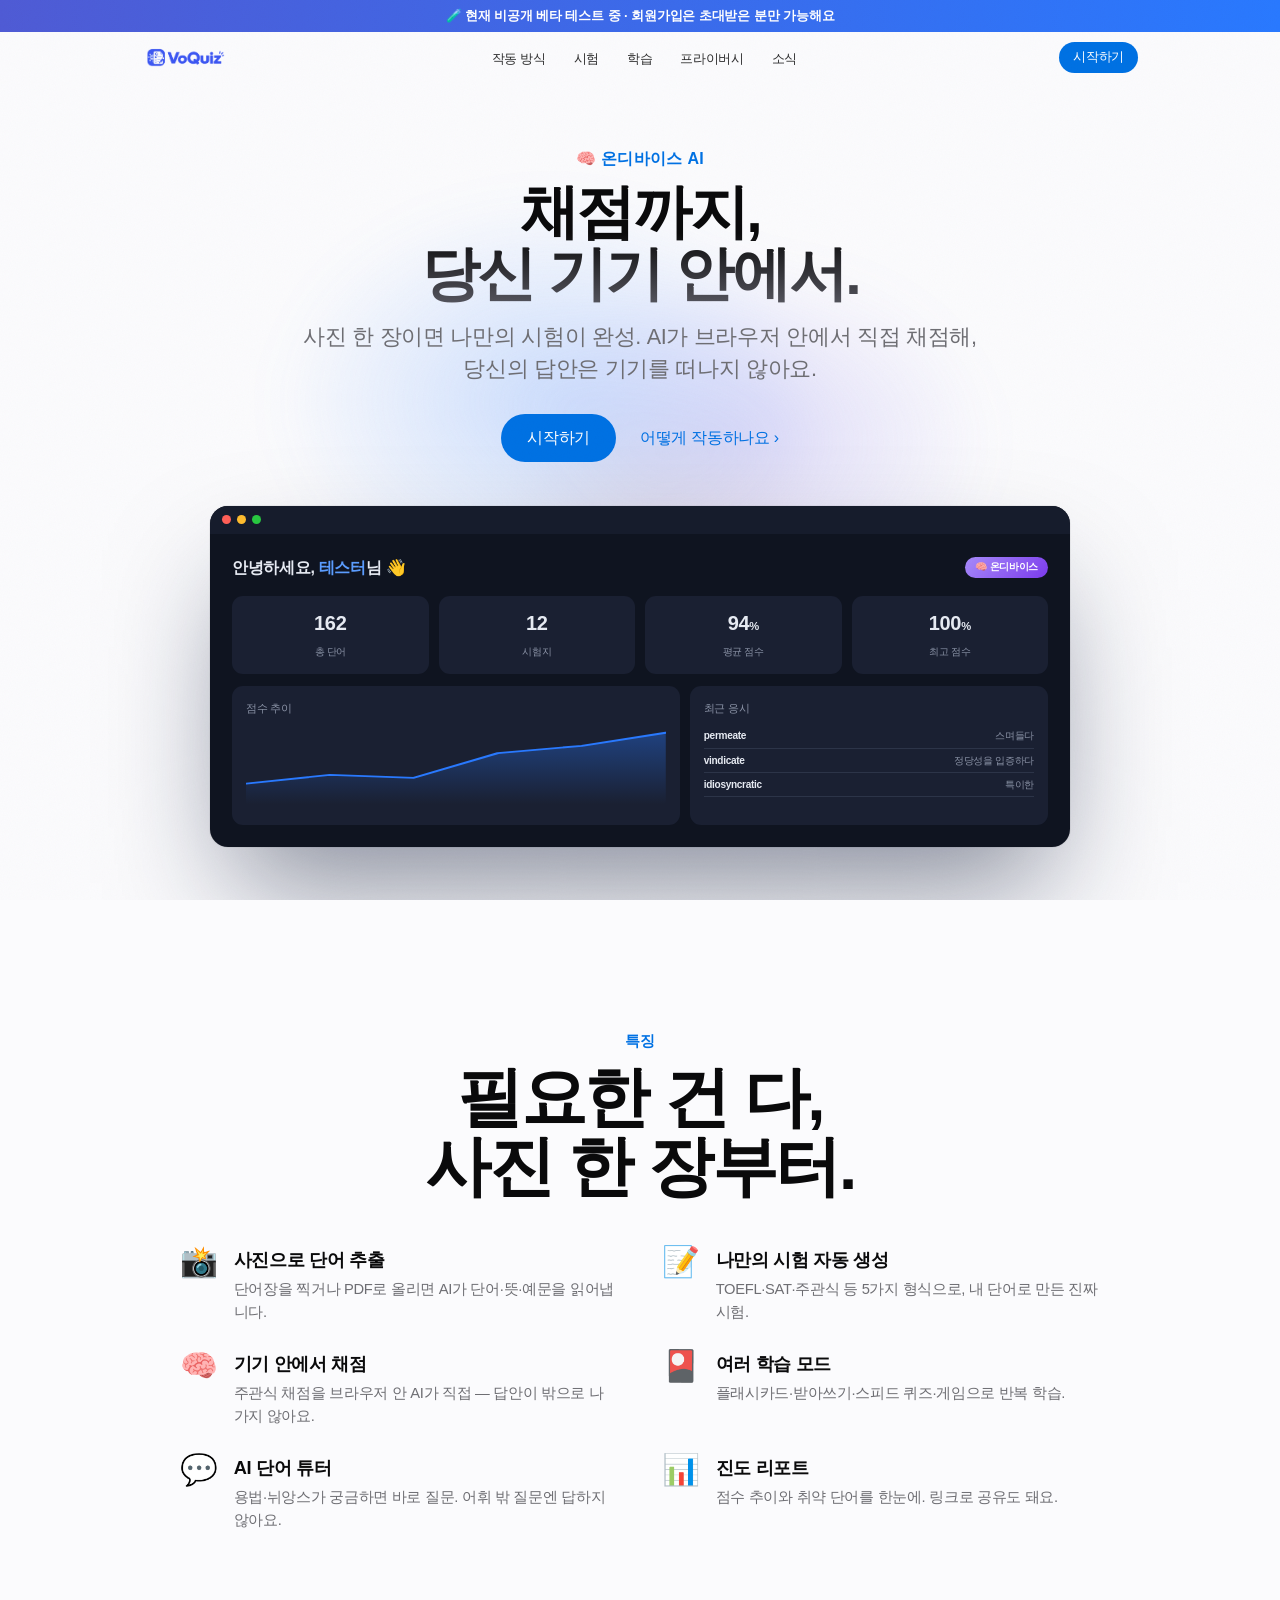
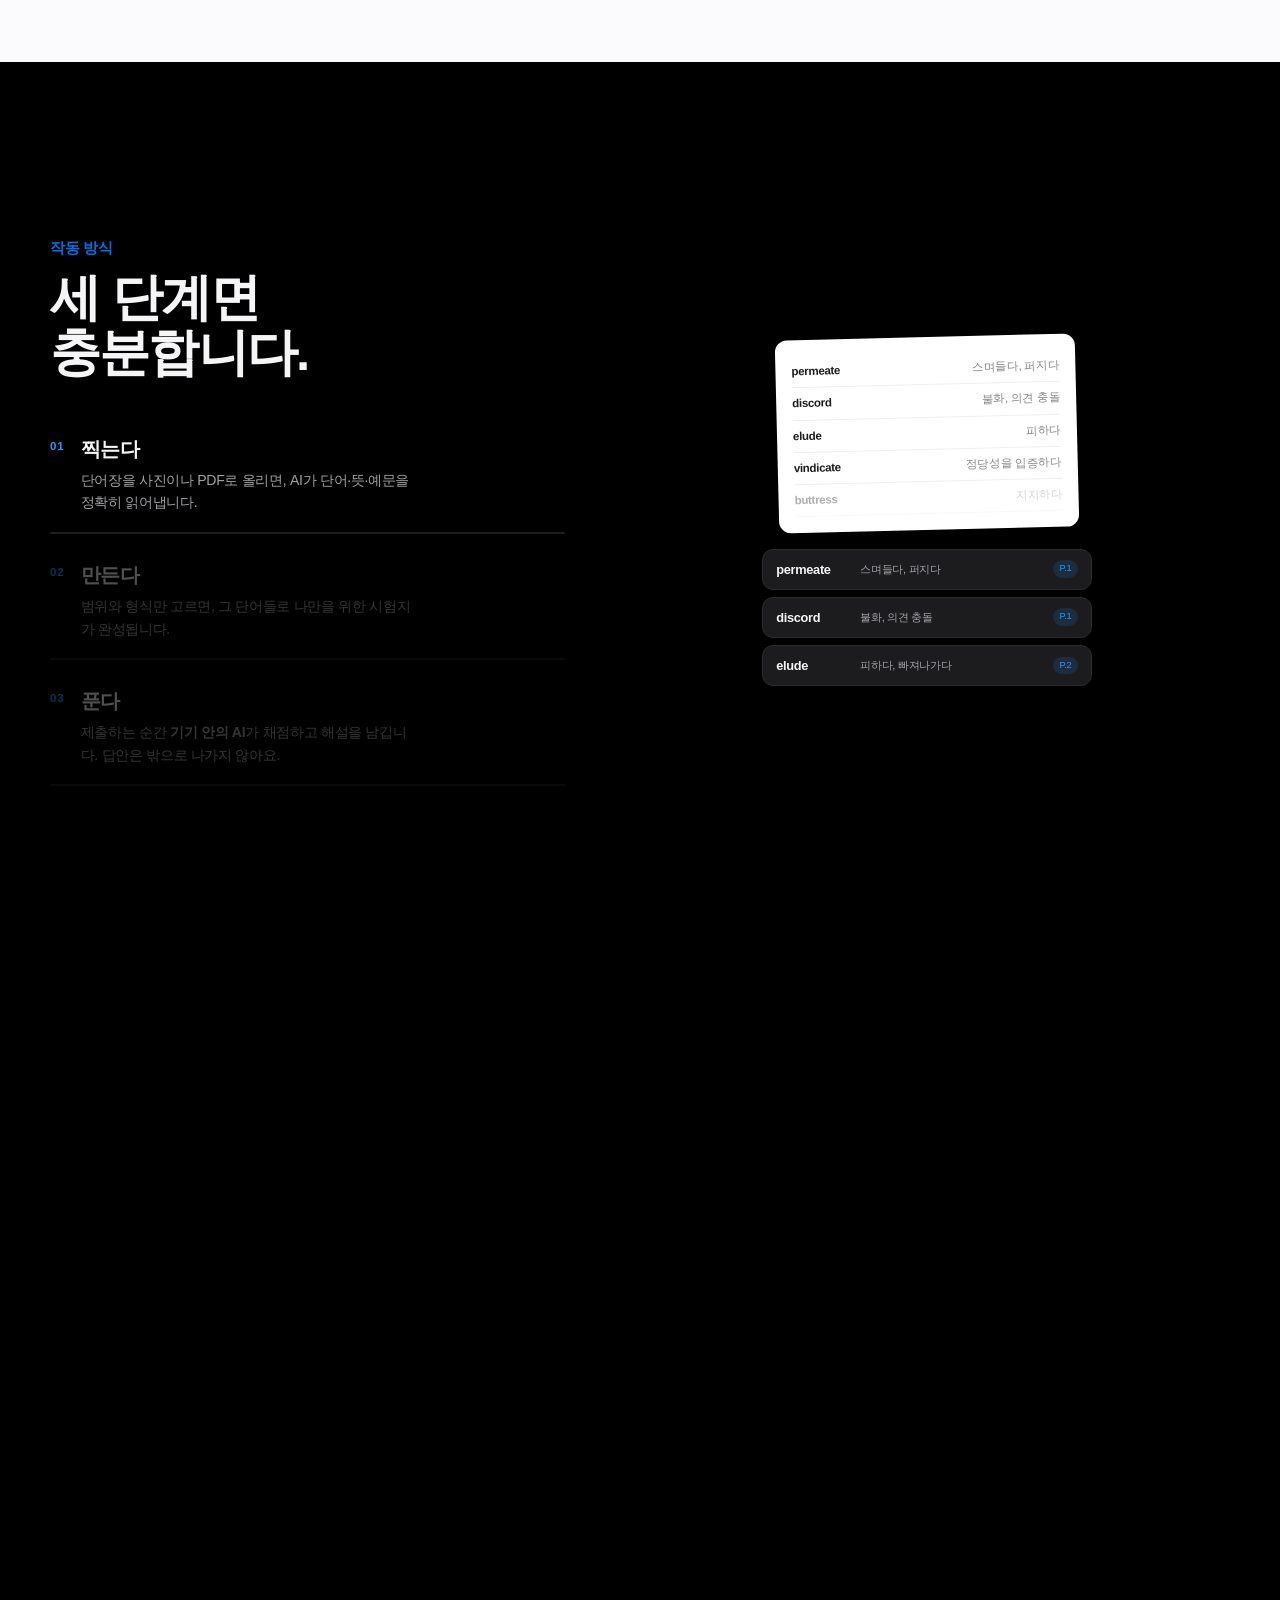
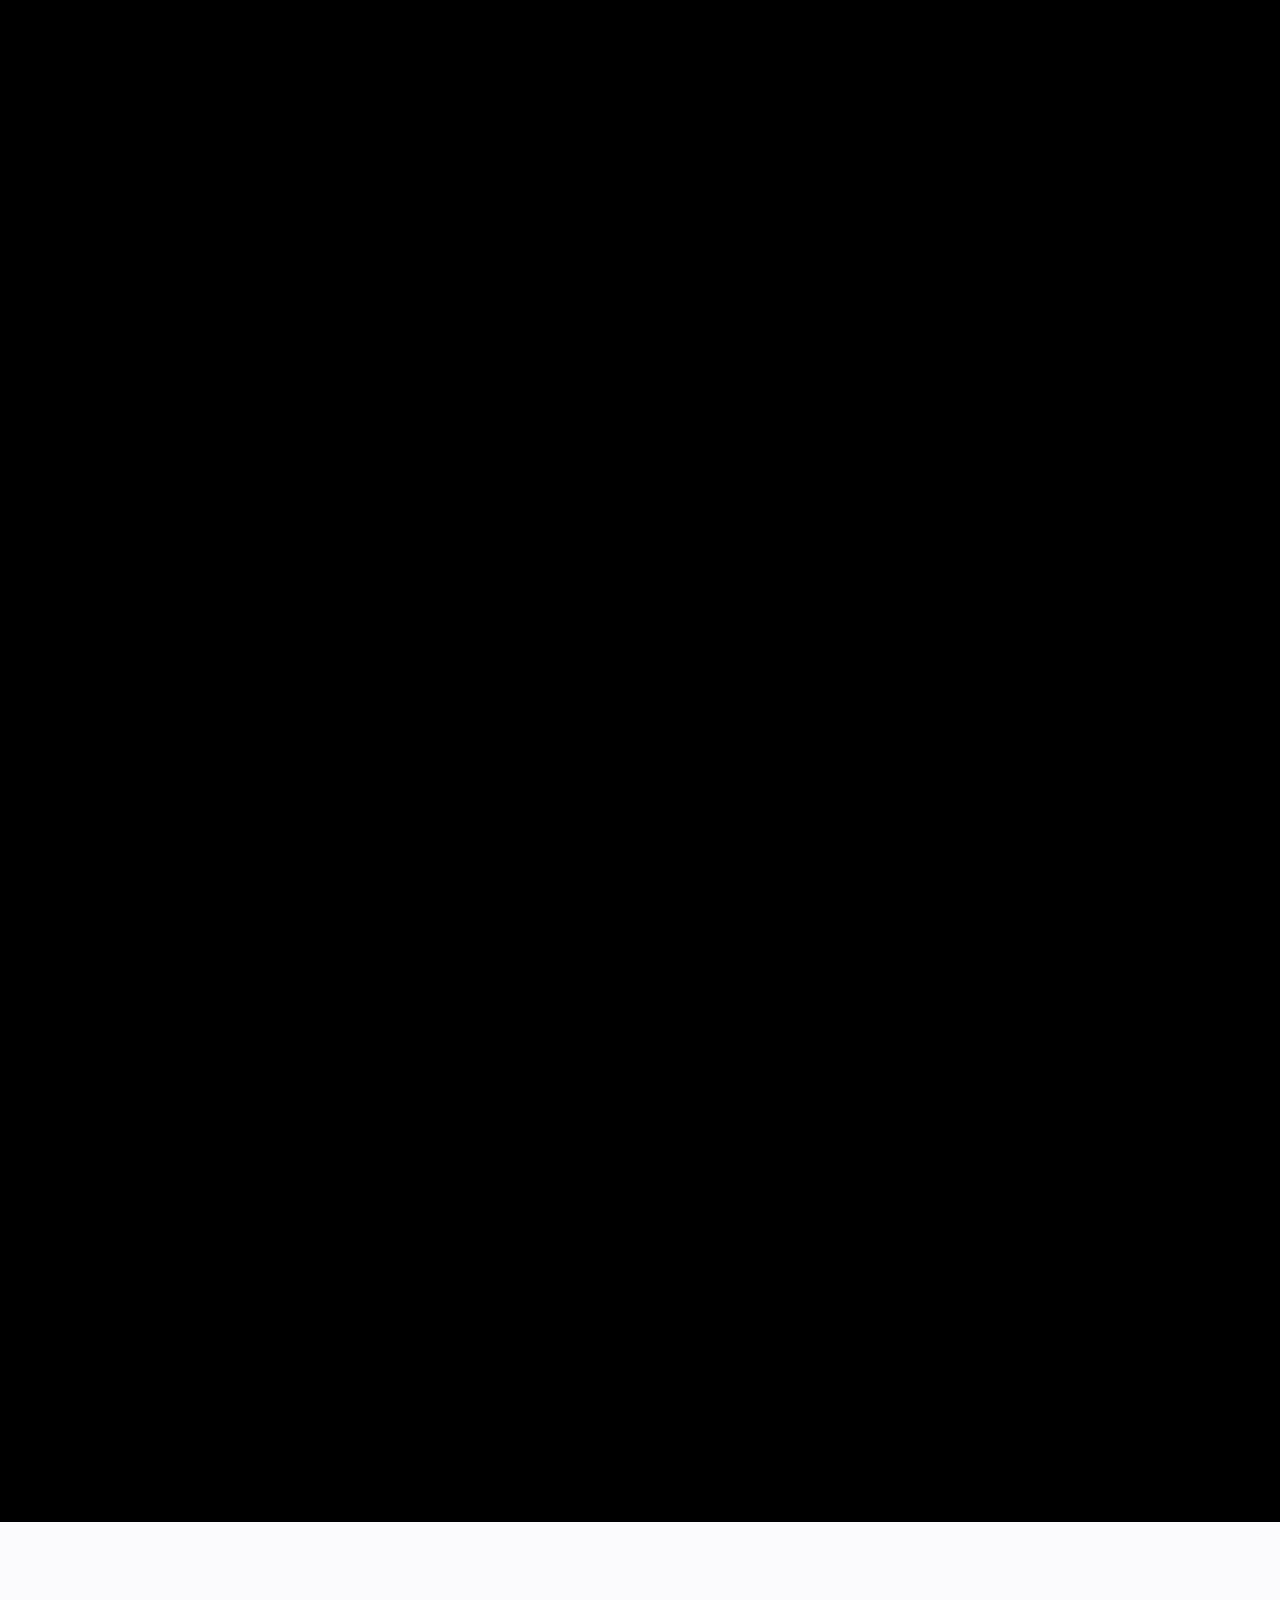
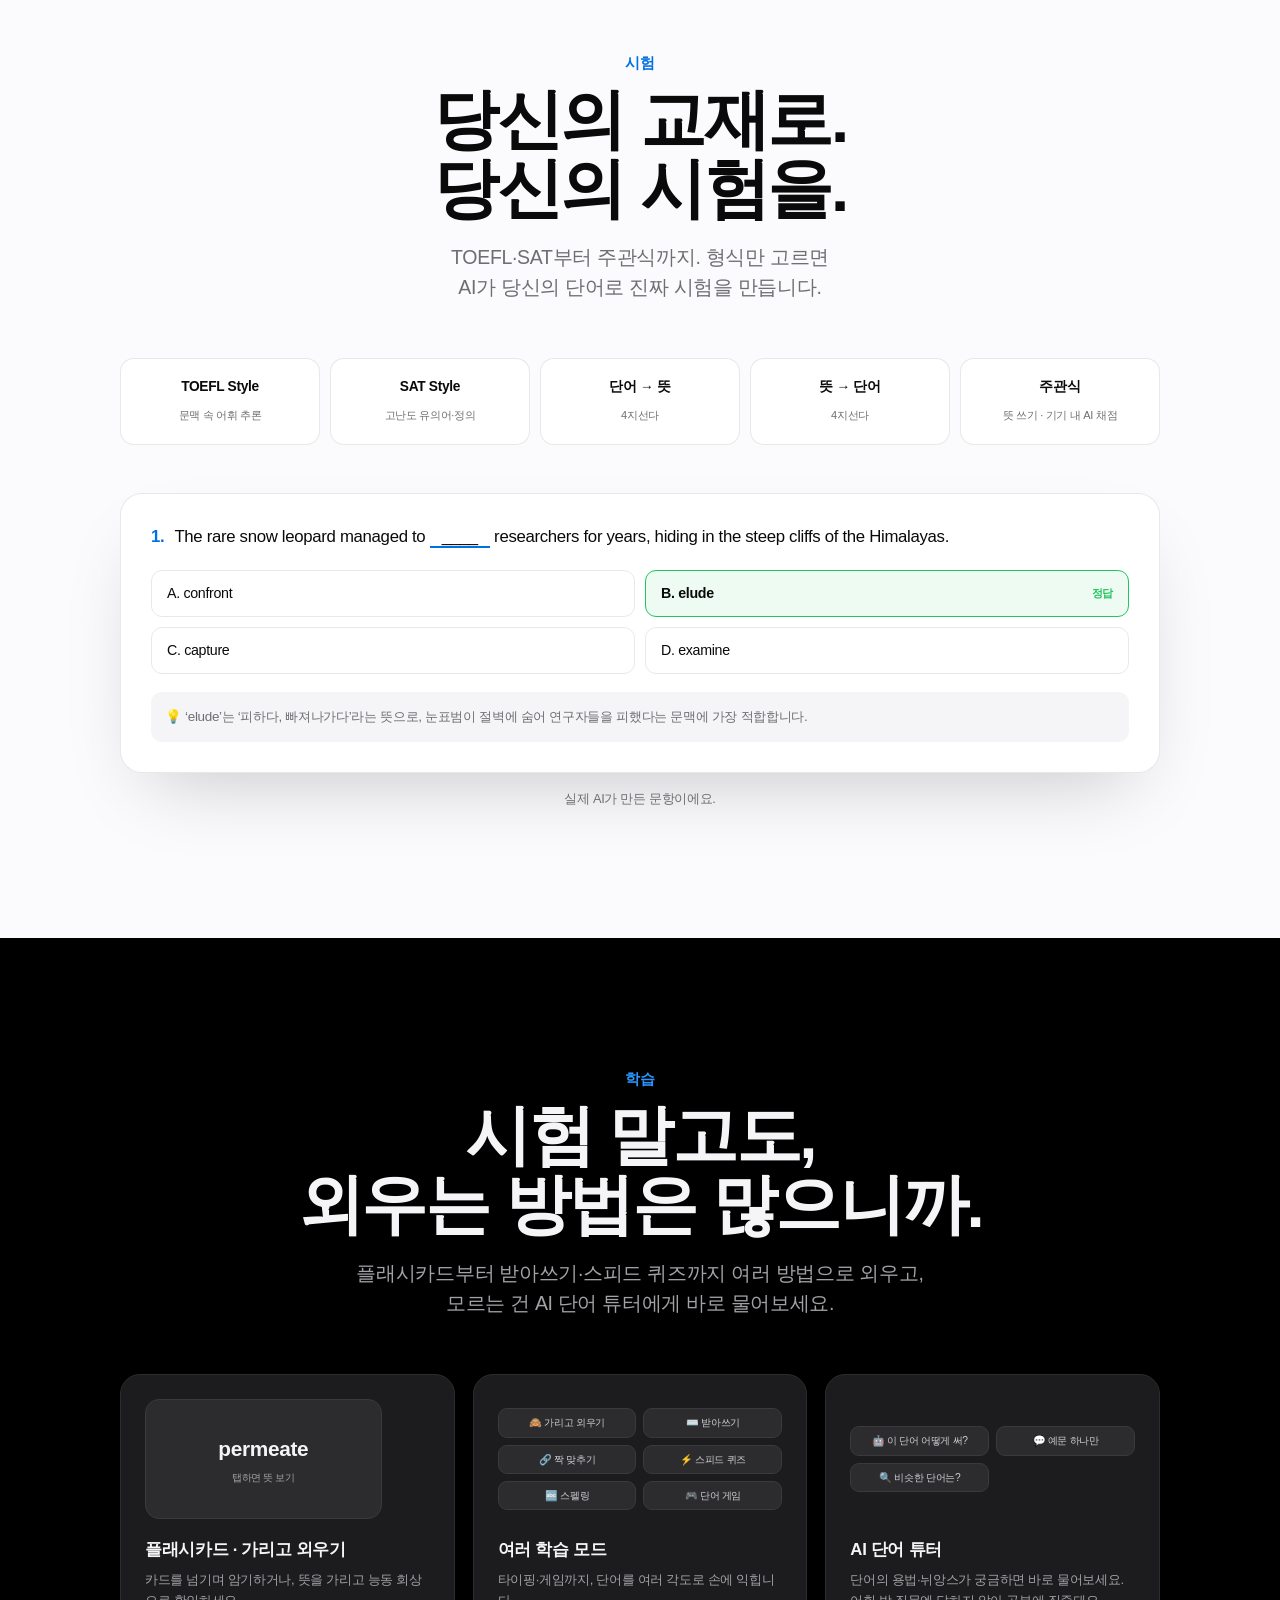
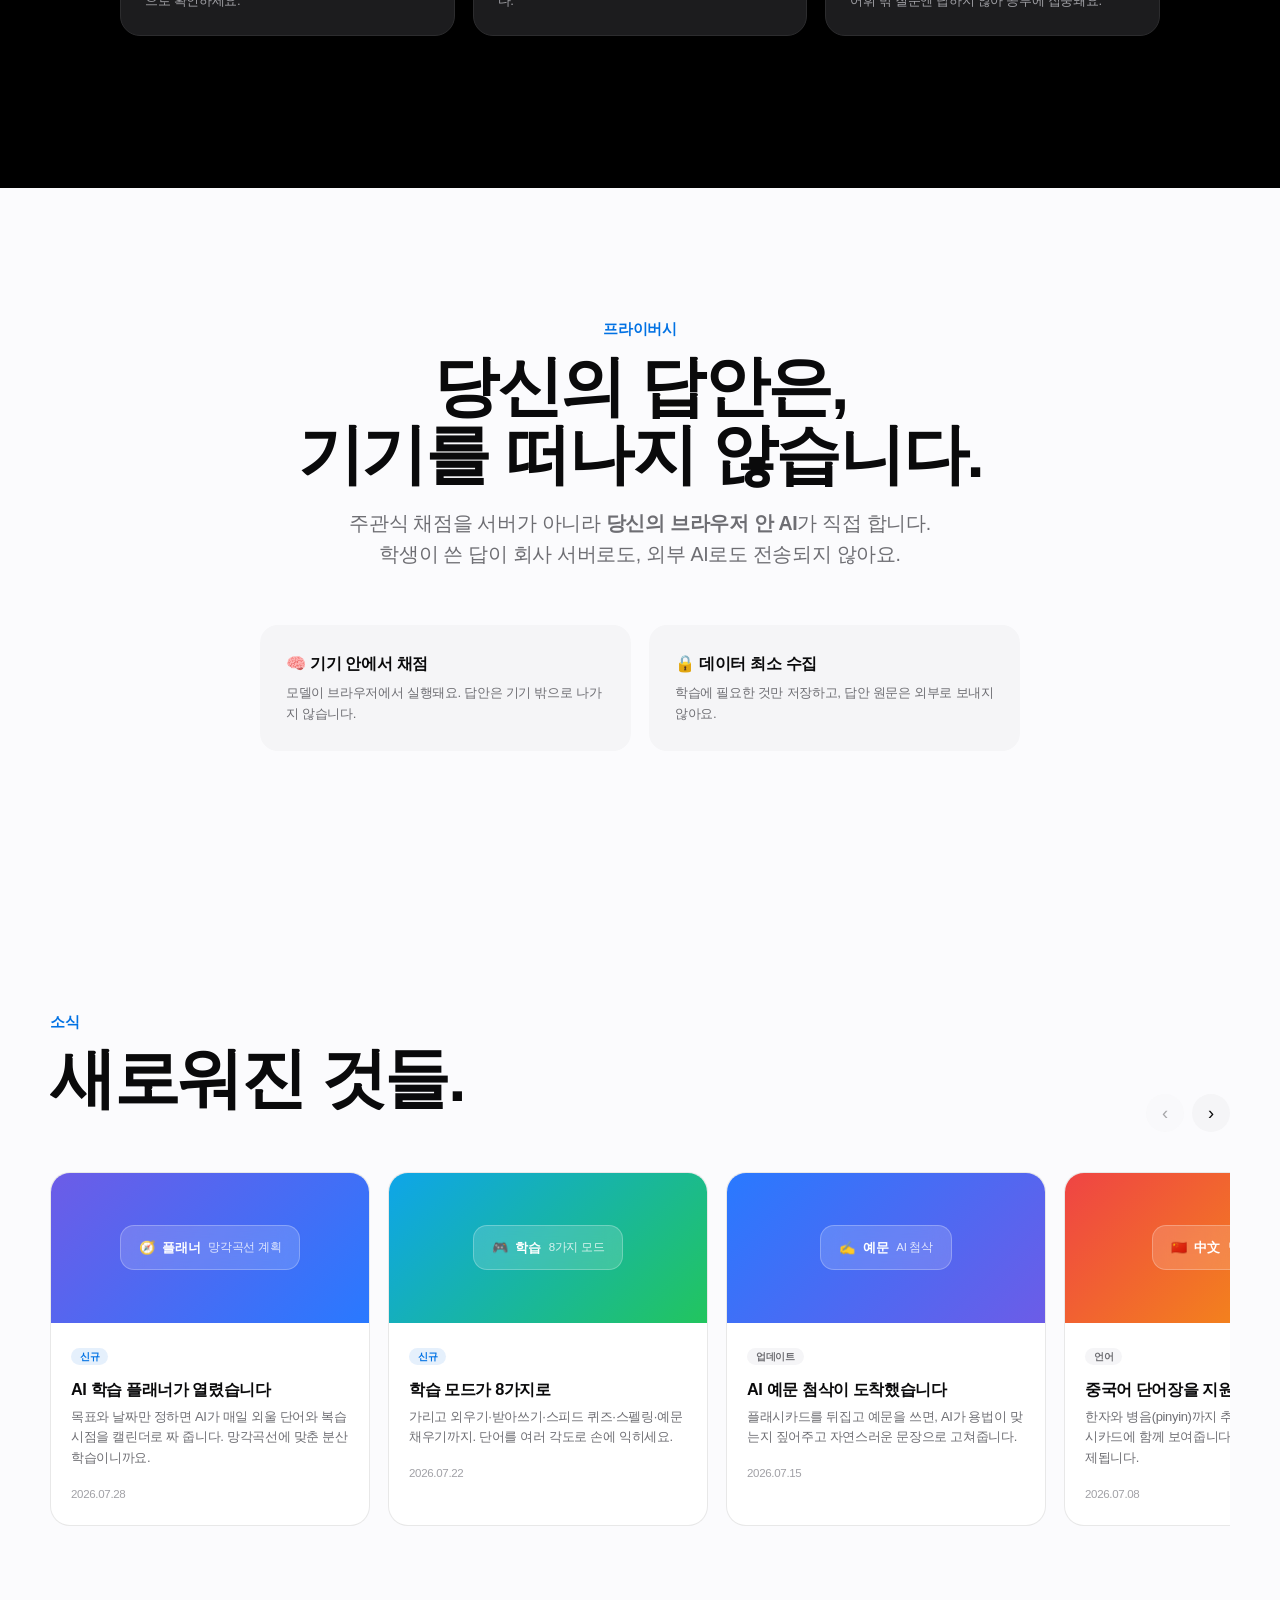
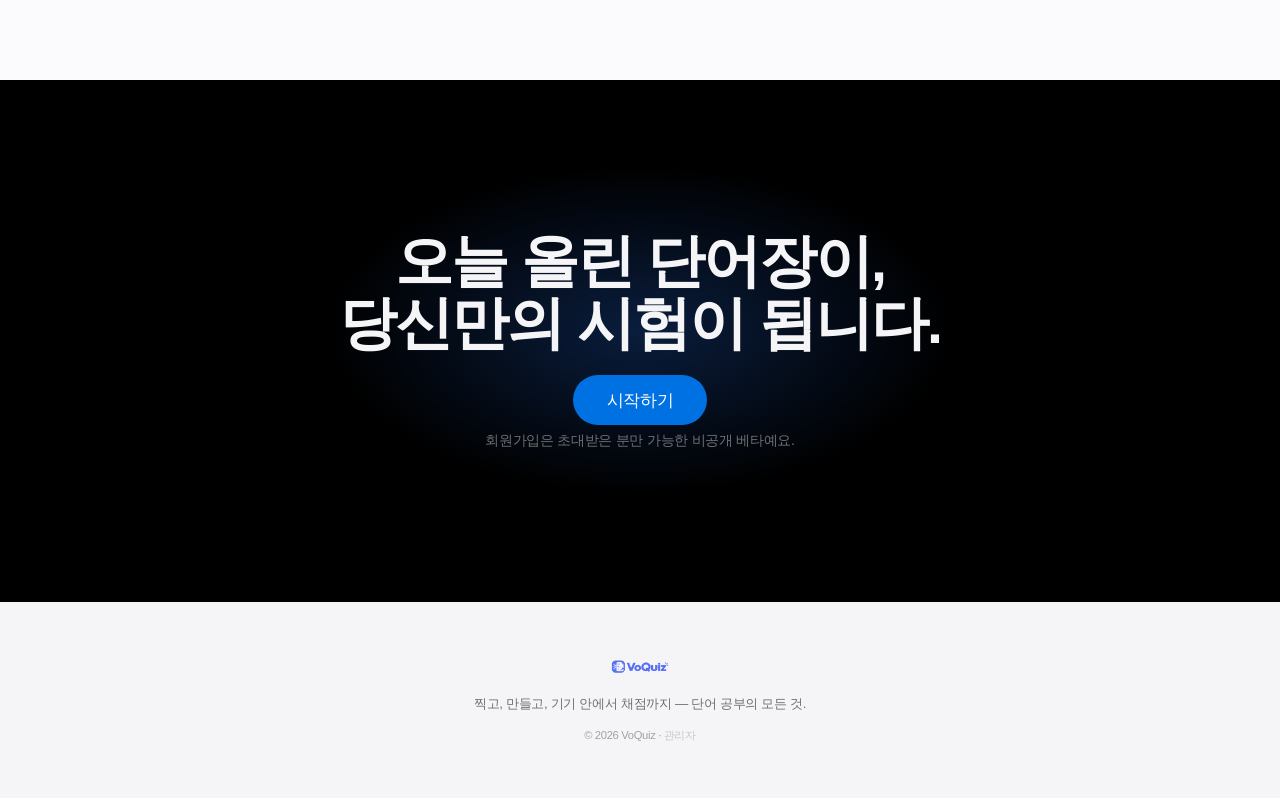
<file: static/index.html>
<!DOCTYPE html>
<html lang="ko">
<head>
<meta charset="UTF-8">
<meta name="viewport" content="width=device-width, initial-scale=1">
<title>VoQuiz</title>
<meta name="description" content="사진 한 장이면 끝. AI가 단어를 읽어 나만을 위한 시험을 만들고, 채점은 기기 안에서 — 답안이 밖으로 나가지 않아요.">
<link rel="icon" href="assets/favicon.png?v=2">
<link rel="stylesheet" href="style.css?v=11">
</head>
<body>

<div id="progress"></div>
<div class="grain"></div>

<!-- ============ 상단 고정 (베타 바 + 내비) ============ -->
<div class="topfix">
<div class="beta-bar" id="beta-bar">🧪 현재 <b>비공개 베타 테스트</b> 중 · 회원가입은 <b>초대받은 분</b>만 가능해요</div>

<nav id="nav">
    <div class="nav-inner">
        <a href="#top" class="nav-logo"><img src="assets/logo.png?v=2" alt="VoQuiz"></a>
        <ul class="nav-links">
            <li><a href="#how">작동 방식</a></li>
            <li><a href="#exam">시험</a></li>
            <li><a href="#learn">학습</a></li>
            <li><a href="#privacy">프라이버시</a></li>
            <li><a href="#news">소식</a></li>
        </ul>
        <a href="/app/" class="nav-cta">시작하기</a>
    </div>
</nav>
</div>

<!-- ============ HERO (스크롤 스크럽) ============ -->
<header id="top" class="hero">
    <div class="hero-aurora"></div>
    <div class="hero-sticky">
        <div class="hero-copy" id="hero-copy">
            <p class="eyebrow">🧠 온디바이스 AI</p>
            <h1 class="hero-title">채점까지,<br>당신 기기 안에서.</h1>
            <p class="hero-sub">사진 한 장이면 나만의 시험이 완성. AI가 브라우저 안에서 직접 채점해,<br>당신의 답안은 기기를 떠나지 않아요.</p>
            <div class="hero-cta">
                <a href="/app/" class="btn-primary">시작하기</a>
                <a href="#how" class="btn-link">어떻게 작동하나요 ›</a>
            </div>
        </div>

        <div class="hero-device" id="hero-device">
            <div class="window">
                <div class="window-bar"><span></span><span></span><span></span></div>
                <div class="window-body">
                    <div class="mock-top">
                        <div class="mock-greet">안녕하세요, <b>테스터</b>님 👋</div>
                        <div class="mock-chip">🧠 온디바이스</div>
                    </div>
                    <div class="mock-kpis">
                        <div class="mock-kpi"><b>162</b><span>총 단어</span></div>
                        <div class="mock-kpi"><b>12</b><span>시험지</span></div>
                        <div class="mock-kpi"><b>94<i>%</i></b><span>평균 점수</span></div>
                        <div class="mock-kpi"><b>100<i>%</i></b><span>최고 점수</span></div>
                    </div>
                    <div class="mock-panels">
                        <div class="mock-card">
                            <div class="mock-card-t">점수 추이</div>
                            <svg viewBox="0 0 300 110" class="mock-chart" preserveAspectRatio="none">
                                <defs><linearGradient id="ga" x1="0" y1="0" x2="0" y2="1">
                                    <stop offset="0%" stop-color="#2979ff" stop-opacity=".38"/>
                                    <stop offset="100%" stop-color="#2979ff" stop-opacity="0"/>
                                </linearGradient></defs>
                                <path d="M0 82 L60 70 L120 74 L180 40 L240 30 L300 12 L300 110 L0 110 Z" fill="url(#ga)"/>
                                <path class="spark" d="M0 82 L60 70 L120 74 L180 40 L240 30 L300 12" fill="none" stroke="#2979ff" stroke-width="2.5" stroke-linecap="round" stroke-linejoin="round"/>
                            </svg>
                        </div>
                        <div class="mock-card">
                            <div class="mock-card-t">최근 응시</div>
                            <div class="mock-words">
                                <div><b>permeate</b><em>스며들다</em></div>
                                <div><b>vindicate</b><em>정당성을 입증하다</em></div>
                                <div><b>idiosyncratic</b><em>특이한</em></div>
                            </div>
                        </div>
                    </div>
                </div>
            </div>
        </div>
    </div>
</header>

<!-- ============ 특징 ============ -->
<section id="features" class="sec">
    <div class="sec-inner">
        <p class="kicker reveal">특징</p>
        <h2 class="sec-title lines"><span><i>필요한 건 다,</i></span><span><i>사진 한 장부터.</i></span></h2>
        <div class="feat-list">
            <div class="feat-item reveal"><span class="fi-ico">📸</span><div><h3>사진으로 단어 추출</h3><p>단어장을 찍거나 PDF로 올리면 AI가 단어·뜻·예문을 읽어냅니다.</p></div></div>
            <div class="feat-item reveal"><span class="fi-ico">📝</span><div><h3>나만의 시험 자동 생성</h3><p>TOEFL·SAT·주관식 등 5가지 형식으로, 내 단어로 만든 진짜 시험.</p></div></div>
            <div class="feat-item reveal"><span class="fi-ico">🧠</span><div><h3>기기 안에서 채점</h3><p>주관식 채점을 브라우저 안 AI가 직접 — 답안이 밖으로 나가지 않아요.</p></div></div>
            <div class="feat-item reveal"><span class="fi-ico">🎴</span><div><h3>여러 학습 모드</h3><p>플래시카드·받아쓰기·스피드 퀴즈·게임으로 반복 학습.</p></div></div>
            <div class="feat-item reveal"><span class="fi-ico">💬</span><div><h3>AI 단어 튜터</h3><p>용법·뉘앙스가 궁금하면 바로 질문. 어휘 밖 질문엔 답하지 않아요.</p></div></div>
            <div class="feat-item reveal"><span class="fi-ico">📊</span><div><h3>진도 리포트</h3><p>점수 추이와 취약 단어를 한눈에. 링크로 공유도 돼요.</p></div></div>
        </div>
    </div>
</section>

<!-- ============ PINNED — 작동 방식 ============ -->
<section id="how" class="pin">
    <div class="pin-sticky">
        <div class="pin-grid">
            <div class="pin-left">
                <p class="kicker">작동 방식</p>
                <h2 class="pin-title">세 단계면<br>충분합니다.</h2>
                <ol class="steps" id="steps">
                    <li class="step active" data-step="0">
                        <span class="s-num">01</span>
                        <div><h3>찍는다</h3><p>단어장을 사진이나 PDF로 올리면, AI가 단어·뜻·예문을 정확히 읽어냅니다.</p></div>
                        <div class="s-rail"><i></i></div>
                    </li>
                    <li class="step" data-step="1">
                        <span class="s-num">02</span>
                        <div><h3>만든다</h3><p>범위와 형식만 고르면, 그 단어들로 나만을 위한 시험지가 완성됩니다.</p></div>
                        <div class="s-rail"><i></i></div>
                    </li>
                    <li class="step" data-step="2">
                        <span class="s-num">03</span>
                        <div><h3>푼다</h3><p>제출하는 순간 <b>기기 안의 AI</b>가 채점하고 해설을 남깁니다. 답안은 밖으로 나가지 않아요.</p></div>
                        <div class="s-rail"><i></i></div>
                    </li>
                </ol>
            </div>

            <div class="pin-right">
                <div class="stage" id="stage">
                    <!-- 장면 1 : 추출 -->
                    <div class="scene active" data-step="0">
                        <div class="paper">
                            <div class="paper-line"><b>permeate</b><em>스며들다, 퍼지다</em></div>
                            <div class="paper-line"><b>discord</b><em>불화, 의견 충돌</em></div>
                            <div class="paper-line"><b>elude</b><em>피하다</em></div>
                            <div class="paper-line"><b>vindicate</b><em>정당성을 입증하다</em></div>
                            <div class="paper-line dim"><b>buttress</b><em>지지하다</em></div>
                            <div class="paper-scan"></div>
                        </div>
                        <div class="chiplist">
                            <div class="chip"><b>permeate</b><span>스며들다, 퍼지다</span><i>P.1</i></div>
                            <div class="chip"><b>discord</b><span>불화, 의견 충돌</span><i>P.1</i></div>
                            <div class="chip"><b>elude</b><span>피하다, 빠져나가다</span><i>P.2</i></div>
                        </div>
                    </div>

                    <!-- 장면 2 : 생성 -->
                    <div class="scene" data-step="1">
                        <div class="gen">
                            <div class="gen-head"><span class="dot-live"></span> AI가 문제를 만드는 중…</div>
                            <div class="gen-bar"><i></i></div>
                            <div class="gen-list">
                                <div class="gen-row"><b>TOEFL Style</b><em>문맥 추론</em></div>
                                <div class="gen-row"><b>단어 → 뜻</b><em>4지선다</em></div>
                                <div class="gen-row"><b>주관식</b><em>기기 내 채점</em></div>
                            </div>
                            <div class="gen-out">
                                <p>The rare snow leopard managed to <u>____</u> researchers for years.</p>
                                <div class="gen-opts"><span>confront</span><span class="ok">elude</span><span>capture</span><span>examine</span></div>
                            </div>
                        </div>
                    </div>

                    <!-- 장면 3 : 채점 -->
                    <div class="scene" data-step="2">
                        <div class="result">
                            <div class="ring" style="--p:94">
                                <svg viewBox="0 0 120 120">
                                    <circle cx="60" cy="60" r="52" class="ring-bg"/>
                                    <circle cx="60" cy="60" r="52" class="ring-fg"/>
                                </svg>
                                <b>94<i>%</i></b>
                            </div>
                            <div class="res-rows">
                                <div class="res-row ok"><span>elude</span><em>✓ 정답</em></div>
                                <div class="res-row ok"><span>buttress</span><em>✓ 정답</em></div>
                                <div class="res-row no"><span>desecrate</span><em>✗ 오답</em></div>
                            </div>
                            <p class="res-note">🧠 채점은 브라우저 안 AI가 직접 — 답안이 서버로 전송되지 않아요.</p>
                        </div>
                    </div>
                </div>
            </div>
        </div>
    </div>
</section>

<!-- ============ EXAM ============ -->
<section id="exam" class="sec">
    <div class="sec-inner">
        <p class="kicker reveal">시험</p>
        <h2 class="sec-title lines"><span><i>당신의 교재로.</i></span><span><i>당신의 시험을.</i></span></h2>
        <p class="sec-sub reveal">TOEFL·SAT부터 주관식까지. 형식만 고르면<br>AI가 당신의 단어로 진짜 시험을 만듭니다.</p>

        <div class="fmt-grid">
            <div class="fmt reveal"><b>TOEFL Style</b><span>문맥 속 어휘 추론</span></div>
            <div class="fmt reveal"><b>SAT Style</b><span>고난도 유의어·정의</span></div>
            <div class="fmt reveal"><b>단어 → 뜻</b><span>4지선다</span></div>
            <div class="fmt reveal"><b>뜻 → 단어</b><span>4지선다</span></div>
            <div class="fmt reveal"><b>주관식</b><span>뜻 쓰기 · 기기 내 AI 채점</span></div>
        </div>

        <div class="qcard reveal">
            <div class="qcard-q"><i>1.</i> The rare snow leopard managed to <u>____</u> researchers for years, hiding in the steep cliffs of the Himalayas.</div>
            <div class="qopts">
                <div class="qopt">A. confront</div>
                <div class="qopt right">B. elude <em>정답</em></div>
                <div class="qopt">C. capture</div>
                <div class="qopt">D. examine</div>
            </div>
            <div class="qexp">💡 ‘elude’는 ‘피하다, 빠져나가다’라는 뜻으로, 눈표범이 절벽에 숨어 연구자들을 피했다는 문맥에 가장 적합합니다.</div>
        </div>
        <p class="caption reveal">실제 AI가 만든 문항이에요.</p>
    </div>
</section>

<!-- ============ LEARN ============ -->
<section id="learn" class="sec sec-dark">
    <div class="sec-inner">
        <p class="kicker reveal">학습</p>
        <h2 class="sec-title lines"><span><i>시험 말고도,</i></span><span><i>외우는 방법은 많으니까.</i></span></h2>
        <p class="sec-sub reveal">플래시카드부터 받아쓰기·스피드 퀴즈까지 여러 방법으로 외우고,<br>모르는 건 AI 단어 튜터에게 바로 물어보세요.</p>

        <div class="learn-grid">
            <div class="lcard reveal">
                <div class="flip">
                    <div class="flip-front"><b>permeate</b><small>탭하면 뜻 보기</small></div>
                    <div class="flip-back"><b>스며들다, 퍼지다</b><small>The scent began to permeate the house.</small></div>
                </div>
                <h3>플래시카드 · 가리고 외우기</h3>
                <p>카드를 넘기며 암기하거나, 뜻을 가리고 능동 회상으로 확인하세요.</p>
            </div>
            <div class="lcard reveal">
                <div class="modes">
                    <span>🙈 가리고 외우기</span><span>⌨️ 받아쓰기</span>
                    <span>🔗 짝 맞추기</span><span>⚡ 스피드 퀴즈</span>
                    <span>🔤 스펠링</span><span>🎮 단어 게임</span>
                </div>
                <h3>여러 학습 모드</h3>
                <p>타이핑·게임까지, 단어를 여러 각도로 손에 익힙니다.</p>
            </div>
            <div class="lcard reveal">
                <div class="modes">
                    <span>🤖 이 단어 어떻게 써?</span><span>💬 예문 하나만</span>
                    <span>🔍 비슷한 단어는?</span>
                </div>
                <h3>AI 단어 튜터</h3>
                <p>단어의 용법·뉘앙스가 궁금하면 바로 물어보세요. 어휘 밖 질문엔 답하지 않아 공부에 집중돼요.</p>
            </div>
        </div>
    </div>
</section>

<!-- ============ PRIVACY (온디바이스) ============ -->
<section id="privacy" class="sec">
    <div class="sec-inner narrow">
        <p class="kicker reveal">프라이버시</p>
        <h2 class="sec-title lines"><span><i>당신의 답안은,</i></span><span><i>기기를 떠나지 않습니다.</i></span></h2>
        <p class="sec-sub reveal">주관식 채점을 서버가 아니라 <b>당신의 브라우저 안 AI</b>가 직접 합니다.<br>학생이 쓴 답이 회사 서버로도, 외부 AI로도 전송되지 않아요.</p>

        <div class="two-up">
            <div class="up reveal"><h3>🧠 기기 안에서 채점</h3><p>모델이 브라우저에서 실행돼요. 답안은 기기 밖으로 나가지 않습니다.</p></div>
            <div class="up reveal"><h3>🔒 데이터 최소 수집</h3><p>학습에 필요한 것만 저장하고, 답안 원문은 외부로 보내지 않아요.</p></div>
        </div>
    </div>
</section>

<!-- ============ 소식 ============ -->
<section id="news" class="sec">
    <div class="sec-inner wide">
        <div class="news-head">
            <div>
                <p class="kicker reveal">소식</p>
                <h2 class="sec-title left lines"><span><i>새로워진 것들.</i></span></h2>
            </div>
            <div class="news-nav reveal">
                <button class="nb" id="news-prev" aria-label="이전">‹</button>
                <button class="nb" id="news-next" aria-label="다음">›</button>
            </div>
        </div>

        <div class="news-rail" id="news-rail">
            <article class="news-card reveal">
                <div class="nc-visual v6">
                    <div class="nc-mini">🧭 <b>플래너</b><span>망각곡선 계획</span></div>
                </div>
                <div class="nc-body">
                    <span class="nc-tag new">신규</span>
                    <h3>AI 학습 플래너가 열렸습니다</h3>
                    <p>목표와 날짜만 정하면 AI가 매일 외울 단어와 복습 시점을 캘린더로 짜 줍니다. 망각곡선에 맞춘 분산 학습이니까요.</p>
                    <time>2026.07.28</time>
                </div>
            </article>

            <article class="news-card reveal">
                <div class="nc-visual v7">
                    <div class="nc-mini">🎮 <b>학습</b><span>8가지 모드</span></div>
                </div>
                <div class="nc-body">
                    <span class="nc-tag new">신규</span>
                    <h3>학습 모드가 8가지로</h3>
                    <p>가리고 외우기·받아쓰기·스피드 퀴즈·스펠링·예문 채우기까지. 단어를 여러 각도로 손에 익히세요.</p>
                    <time>2026.07.22</time>
                </div>
            </article>

            <article class="news-card reveal">
                <div class="nc-visual v1">
                    <div class="nc-mini">✍️ <b>예문</b><span>AI 첨삭</span></div>
                </div>
                <div class="nc-body">
                    <span class="nc-tag">업데이트</span>
                    <h3>AI 예문 첨삭이 도착했습니다</h3>
                    <p>플래시카드를 뒤집고 예문을 쓰면, AI가 용법이 맞는지 짚어주고 자연스러운 문장으로 고쳐줍니다.</p>
                    <time>2026.07.15</time>
                </div>
            </article>

            <article class="news-card reveal">
                <div class="nc-visual v3">
                    <div class="nc-mini">🇨🇳 <b>中文</b><span>병음 지원</span></div>
                </div>
                <div class="nc-body">
                    <span class="nc-tag">언어</span>
                    <h3>중국어 단어장을 지원합니다</h3>
                    <p>한자와 병음(pinyin)까지 추출해 단어 목록과 플래시카드에 함께 보여줍니다. 문제도 언어에 맞춰 출제됩니다.</p>
                    <time>2026.07.08</time>
                </div>
            </article>

            <article class="news-card reveal">
                <div class="nc-visual v4">
                    <div class="nc-mini">👪 <b>리포트</b><span>링크 공유</span></div>
                </div>
                <div class="nc-body">
                    <span class="nc-tag">업데이트</span>
                    <h3>학부모 리포트 공유 링크</h3>
                    <p>읽기전용 링크 하나로 진도·점수 추이·취약 단어를 공유하세요. 로그인 없이 열립니다.</p>
                    <time>2026.07.02</time>
                </div>
            </article>

            <article class="news-card reveal">
                <div class="nc-visual v5">
                    <div class="nc-mini">🎴 <b>학습</b><span>카드 · 게임</span></div>
                </div>
                <div class="nc-body">
                    <span class="nc-tag">신규</span>
                    <h3>플래시카드와 단어 맞추기 게임</h3>
                    <p>시험 말고도 외울 방법이 필요하니까요. 뒤집고, 짝 맞추고, 잊을 때쯤 다시 만납니다.</p>
                    <time>2026.06.24</time>
                </div>
            </article>
        </div>
    </div>
</section>

<!-- ============ CTA ============ -->
<section class="final">
    <div class="final-inner">
        <h2 class="lines"><span><i>오늘 올린 단어장이,</i></span><span><i>당신만의 시험이 됩니다.</i></span></h2>
        <a href="/app/" class="btn-primary lg reveal">시작하기</a>
        <p class="final-note reveal">회원가입은 초대받은 분만 가능한 비공개 베타예요.</p>
    </div>
</section>

<footer>
    <div class="foot-inner">
        <img src="assets/logo.png?v=2" alt="VoQuiz" class="foot-logo">
        <p>찍고, 만들고, 기기 안에서 채점까지 — 단어 공부의 모든 것.</p>
        <small><span>© 2026 VoQuiz</span> · <a href="#" id="admin-trigger" class="admin-trigger">관리자</a></small>
    </div>
</footer>

<script src="script.js"></script>
<script src="admin.js?v=13"></script>
</body>
</html>
</file>
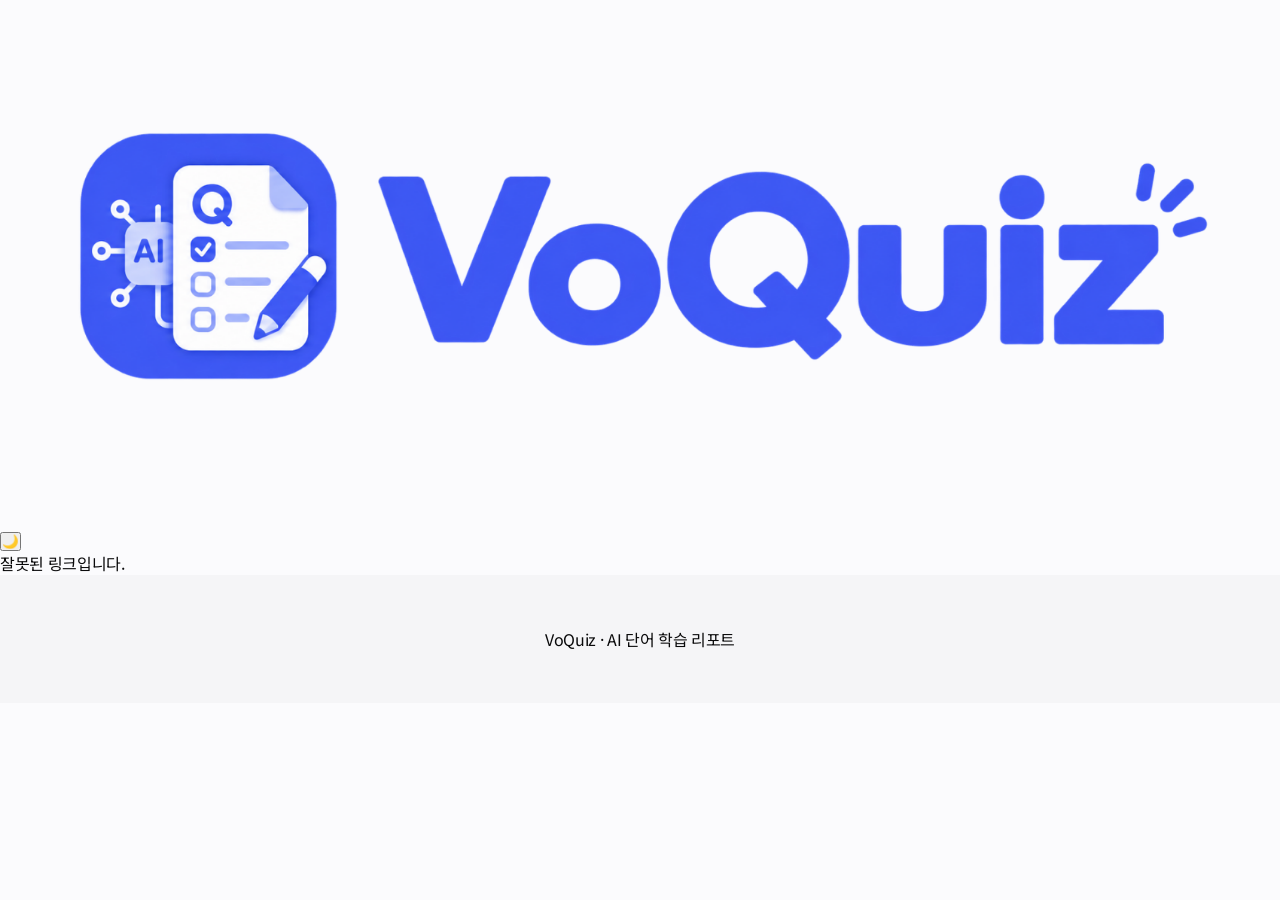
<file: static/report.html>
<!DOCTYPE html>
<html lang="ko">
<head>
    <meta charset="UTF-8">
    <meta name="viewport" content="width=device-width, initial-scale=1.0">
    <title>VoQuiz 학습 리포트</title>
    <link href="https://fonts.googleapis.com/css2?family=Noto+Sans+KR:wght@400;500;700&display=swap" rel="stylesheet">
    <link rel="stylesheet" href="style.css?v=36">
    <link rel="icon" href="Favicon.png?v=4">
</head>
<body>
<div class="report-wrap">
    <header class="report-head">
        <img src="VoQuiz_Logo_Light.png?v=4" alt="VoQuiz" class="report-logo">
        <button class="icon-btn theme-toggle-btn" onclick="toggleTheme()" title="테마 전환">🌙</button>
    </header>
    <div id="report-body">
        <div class="report-loading">리포트를 불러오는 중…</div>
    </div>
    <footer class="report-foot">VoQuiz · AI 단어 학습 리포트</footer>
</div>
<script src="report.js?v=2"></script>
</body>
</html>
</file>
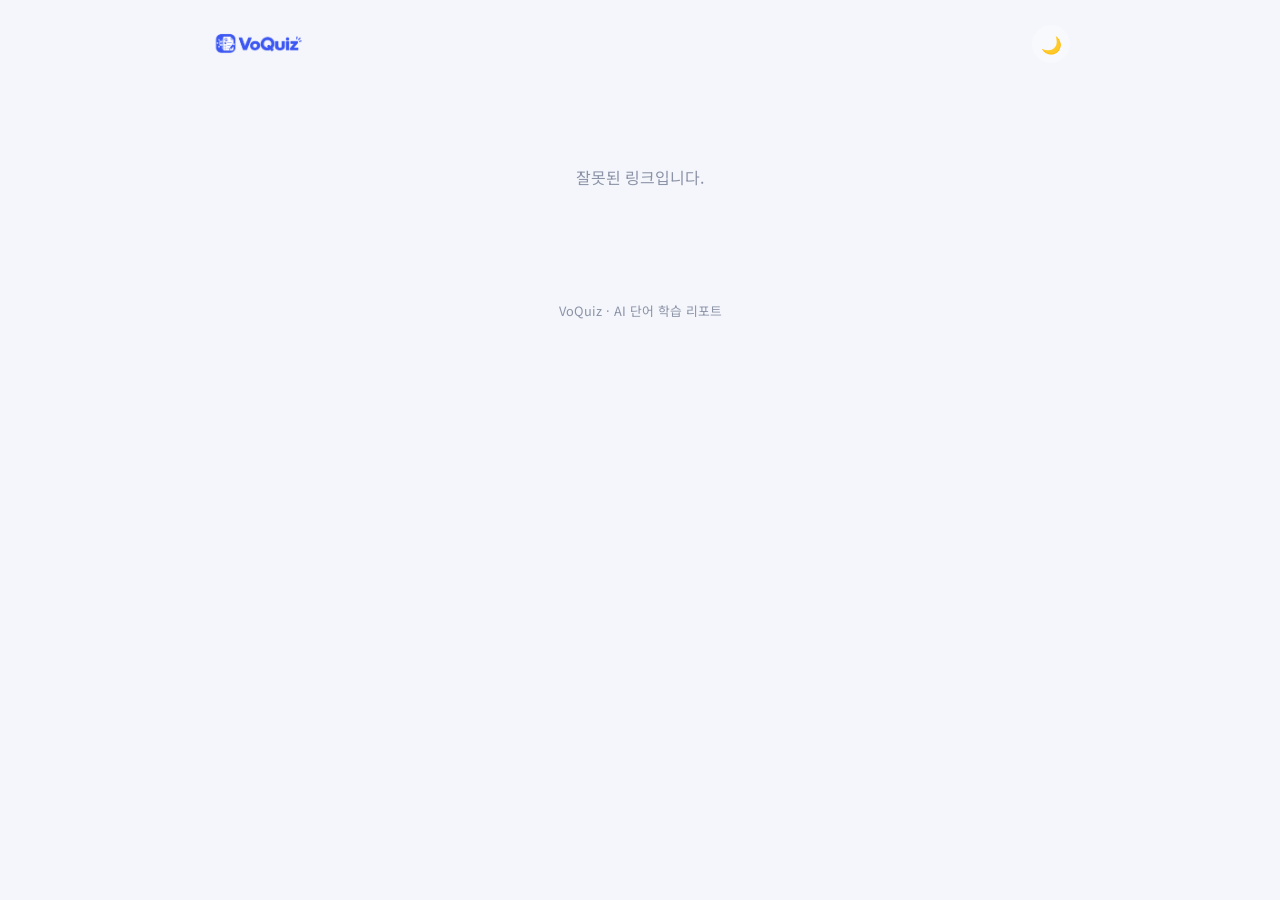
<file: static/app/report.html>
<!DOCTYPE html>
<html lang="ko">
<head>
    <meta charset="UTF-8">
    <meta name="viewport" content="width=device-width, initial-scale=1.0">
    <title>VoQuiz 학습 리포트</title>
    <link href="https://fonts.googleapis.com/css2?family=Noto+Sans+KR:wght@400;500;700&display=swap" rel="stylesheet">
    <link rel="stylesheet" href="style.css?v=49">
    <link rel="icon" href="Favicon.png?v=4">
</head>
<body>
<div class="report-wrap">
    <header class="report-head">
        <img src="VoQuiz_Logo_Light.png?v=4" alt="VoQuiz" class="report-logo">
        <button class="icon-btn theme-toggle-btn" onclick="toggleTheme()" title="테마 전환">🌙</button>
    </header>
    <div id="report-body">
        <div class="report-loading">리포트를 불러오는 중…</div>
    </div>
    <footer class="report-foot">VoQuiz · AI 단어 학습 리포트</footer>
</div>

<div id="attempt-modal" class="modal-overlay hidden" onclick="closeAttempt(event)">
    <div class="modal-card" onclick="event.stopPropagation()" style="max-width:640px">
        <button class="btn-close" onclick="closeAttempt()" style="position:absolute;top:12px;right:14px">×</button>
        <div id="attempt-modal-body"></div>
    </div>
</div>

<script src="report.js?v=3"></script>
</body>
</html>
</file>
<file: static/style.css>
/* ============================================================
   VoQuiz 소개 사이트 — 스크롤 스크럽 · 모던
   ============================================================ */
:root{
    --black:#000;
    --ink:#0a0a0b;
    --ink-2:#6e6e73;
    --light:#fbfbfd;
    --gray:#f5f5f7;
    --line:rgba(0,0,0,.09);
    --blue:#0071e3;
    --blue-2:#2979ff;
    --violet:#6c5ce7;
    --green:#22c55e;
    --red:#ef4444;
    --maxw:1040px;
    --ease:cubic-bezier(.16,1,.3,1);
}

*{box-sizing:border-box;margin:0;padding:0}
html{scroll-behavior:smooth;overflow-x:clip}
body{
    background:var(--light);color:var(--ink);
    font-family:-apple-system,BlinkMacSystemFont,"SF Pro Display","SF Pro Text",
        "Apple SD Gothic Neo","Pretendard","Noto Sans KR",sans-serif;
    -webkit-font-smoothing:antialiased;text-rendering:optimizeLegibility;
    letter-spacing:-.02em;line-height:1.5;overflow-x:clip;
}
img{max-width:100%;display:block}
a{text-decoration:none;color:inherit}
ul,ol{list-style:none}

/* 스크롤 진행 바 */
#progress{
    position:fixed;top:0;left:0;height:2px;width:100%;z-index:200;transform:scaleX(0);transform-origin:0 50%;
    background:linear-gradient(90deg,var(--blue-2),var(--violet),#ff9f43);
}
/* 미세 그레인 — 화면 전체에 얇게 */
.grain{
    position:fixed;inset:0;z-index:150;pointer-events:none;opacity:.035;mix-blend-mode:multiply;
    background-image:url("data:image/svg+xml,%3Csvg xmlns='http://www.w3.org/2000/svg' width='140' height='140'%3E%3Cfilter id='n'%3E%3CfeTurbulence type='fractalNoise' baseFrequency='.85' numOctaves='3'/%3E%3C/filter%3E%3Crect width='140' height='140' filter='url(%23n)'/%3E%3C/svg%3E");
}

/* ---------- 등장 ---------- */
.reveal{opacity:0;transform:translateY(24px);transition:opacity .8s var(--ease),transform .8s var(--ease)}
.reveal.in{opacity:1;transform:none}
/* 줄 단위 마스크 등장 */
.lines span{display:block;overflow:hidden}
.lines i{display:block;font-style:normal;transform:translateY(115%);transition:transform 1s var(--ease)}
.lines span:nth-child(2) i{transition-delay:.09s}
.lines.in i{transform:none}

/* ============ NAV ============ */
#nav{
    position:fixed;top:0;left:0;right:0;z-index:100;height:52px;
    background:rgba(251,251,253,.7);backdrop-filter:saturate(180%) blur(20px);
    -webkit-backdrop-filter:saturate(180%) blur(20px);
    border-bottom:1px solid transparent;transition:border-color .3s,background .3s;
}
#nav.scrolled{border-bottom-color:rgba(0,0,0,.07)}
#nav.dark{background:rgba(10,10,11,.6);border-bottom-color:rgba(255,255,255,.08)}
#nav.dark .nav-links a{color:#f5f5f7}
/* 로고는 밝은 곳/어두운 곳 모두 잘 보이므로 다크 섹션에서도 그대로 둔다 */
.nav-inner{max-width:var(--maxw);margin:0 auto;height:100%;padding:0 22px;display:flex;align-items:center;justify-content:space-between;gap:20px}
.nav-logo img{height:26px;transition:filter .3s}
.nav-links{display:flex;gap:28px}
.nav-links a{font-size:.79rem;opacity:.85;transition:opacity .2s}
.nav-links a:hover{opacity:.5}
.nav-cta{font-size:.79rem;background:var(--blue);color:#fff;padding:6px 14px;border-radius:980px;transition:.25s var(--ease)}
.nav-cta:hover{background:#0077ed;transform:scale(1.04)}

/* ============ HERO — 스크롤 스크럽 ============ */
.hero{position:relative}
.hero-aurora{
    position:absolute;top:0;left:50%;transform:translateX(-50%);
    width:1200px;height:900px;pointer-events:none;
    background:
        radial-gradient(closest-side,rgba(41,121,255,.22),transparent 70%),
        radial-gradient(closest-side,rgba(108,92,231,.20),transparent 70%),
        radial-gradient(closest-side,rgba(255,159,67,.10),transparent 70%);
    background-position:28% 34%,72% 48%,52% 68%;background-repeat:no-repeat;
    background-size:66% 66%,58% 58%,44% 44%;filter:blur(24px);
    animation:drift 16s ease-in-out infinite alternate;
}
@keyframes drift{to{transform:translateX(-50%) scale(1.14) rotate(7deg)}}
.hero-sticky{
    position:relative;display:flex;flex-direction:column;
    align-items:center;justify-content:center;text-align:center;overflow:hidden;padding:118px 22px 24px;
}
.hero-copy{position:relative;z-index:2;max-width:760px}
.eyebrow{font-size:1rem;font-weight:700;color:var(--blue);margin-bottom:10px;letter-spacing:.02em}
.hero-title{
    font-size:clamp(2rem,5vw,3.7rem);font-weight:800;line-height:1.05;
    letter-spacing:-.04em;margin-bottom:16px;
    background:linear-gradient(180deg,#0a0a0b 42%,#55555e);
    -webkit-background-clip:text;background-clip:text;color:transparent;
}
.hero-sub{font-size:clamp(1.02rem,2vw,1.35rem);color:var(--ink-2);line-height:1.5;margin-bottom:28px}
.hero-cta{display:flex;gap:24px;align-items:center;justify-content:center;flex-wrap:wrap}
.btn-primary{background:var(--blue);color:#fff;padding:12px 26px;border-radius:980px;font-size:1rem;font-weight:500;transition:.25s var(--ease)}
.btn-primary:hover{background:#0077ed;transform:scale(1.045)}
.btn-primary.lg{padding:15px 34px;font-size:1.08rem}
.btn-link{color:var(--blue);font-size:1rem;transition:.2s}
.btn-link:hover{opacity:.6}

/* 히어로 기기 — 스크롤에 따라 펴지고 커진다 */
.hero-device{
    position:relative;width:min(860px,100%);margin:6px auto 0;
    perspective:1800px;z-index:1;
}
.window{
    border-radius:18px;overflow:hidden;background:#0f1420;
    box-shadow:0 60px 120px -24px rgba(15,25,55,.5),0 0 0 1px rgba(0,0,0,.05);
    transform:none;transform-origin:center bottom;
}
.window-bar{height:28px;background:#161c2c;display:flex;align-items:center;gap:6px;padding:0 12px}
.window-bar span{width:9px;height:9px;border-radius:50%;background:#3a3a3c}
.window-bar span:nth-child(1){background:#ff5f57}
.window-bar span:nth-child(2){background:#febc2e}
.window-bar span:nth-child(3){background:#28c840}
.window-body{padding:22px;text-align:left;color:#e7ebf3}
.mock-top{display:flex;justify-content:space-between;align-items:center;margin-bottom:16px}
.mock-greet{font-size:1rem;font-weight:600}
.mock-greet b{color:#5b9dff}
.mock-chip{font-size:.62rem;font-weight:700;background:linear-gradient(135deg,#a78bfa,#7c3aed);color:#fff;padding:3px 10px;border-radius:20px}
.mock-kpis{display:grid;grid-template-columns:repeat(4,1fr);gap:10px;margin-bottom:12px}
.mock-kpi{background:#1a2032;border-radius:11px;padding:12px;text-align:center}
.mock-kpi b{display:block;font-size:1.25rem;font-weight:800}
.mock-kpi i{font-size:.7rem;font-style:normal}
.mock-kpi span{font-size:.6rem;color:#8b93a7}
.mock-panels{display:grid;grid-template-columns:1.25fr 1fr;gap:10px}
.mock-card{background:#1a2032;border-radius:11px;padding:14px}
.mock-card-t{font-size:.7rem;color:#8b93a7;margin-bottom:8px}
.mock-chart{width:100%;height:80px}
.spark{stroke-dasharray:420;stroke-dashoffset:420;animation:draw 1.8s .6s var(--ease) forwards}
@keyframes draw{to{stroke-dashoffset:0}}
.mock-bar{display:flex;height:7px;border-radius:20px;overflow:hidden;margin-bottom:7px}
.mock-bar i{display:block}
.mock-legend{display:flex;gap:9px;font-size:.55rem;color:#8b93a7;margin-bottom:10px}
.mock-words div{display:flex;justify-content:space-between;font-size:.63rem;padding:4px 0;border-bottom:1px solid #2c3448}
.mock-words em{color:#8b93a7;font-style:normal}

/* ============ 공통 ============ */
.sec{padding:130px 22px}
.sec-inner{max-width:var(--maxw);margin:0 auto;text-align:center}
.sec-inner.narrow{max-width:760px}
.sec-inner.wide{max-width:1180px}
.sec-dark{background:var(--black);color:#f5f5f7}
.sec-dark .sec-sub{color:#a1a1a6}
.sec-gray{background:var(--gray)}
.kicker{font-size:.92rem;font-weight:600;color:var(--blue);margin-bottom:12px}
.sec-dark .kicker{color:#2997ff}
.sec-title{font-size:clamp(2.1rem,5.4vw,4.1rem);font-weight:700;line-height:1.05;letter-spacing:-.035em;margin-bottom:18px}
.sec-title.left{text-align:left}
.sec-sub{font-size:clamp(1rem,1.7vw,1.22rem);color:var(--ink-2);line-height:1.55;margin-bottom:56px}
.caption{font-size:.8rem;color:var(--ink-2);margin-top:16px}

/* 지표 */
.strip{background:var(--gray);padding:70px 22px;position:relative;z-index:2}
.strip-inner{max-width:var(--maxw);margin:0 auto;display:grid;grid-template-columns:repeat(4,1fr);gap:24px;text-align:center}
.stat b{display:block;font-size:clamp(1.9rem,4vw,3rem);font-weight:700;letter-spacing:-.04em;
    background:linear-gradient(135deg,var(--blue-2),var(--violet));-webkit-background-clip:text;background-clip:text;color:transparent}
.stat span{font-size:.8rem;color:var(--ink-2)}

/* ============ PINNED — 작동 방식 ============ */
.pin{height:340vh;background:var(--black);color:#f5f5f7;position:relative}
.pin-sticky{position:sticky;top:0;height:100vh;display:flex;align-items:center;padding:0 22px;overflow:hidden}
.pin-grid{max-width:1180px;margin:0 auto;width:100%;display:grid;grid-template-columns:.85fr 1fr;gap:60px;align-items:center}
.pin-left{text-align:left}
.pin-title{font-size:clamp(2rem,4vw,3.2rem);font-weight:700;line-height:1.06;letter-spacing:-.035em;margin-bottom:36px}
.steps{display:flex;flex-direction:column;gap:8px}
.step{display:grid;grid-template-columns:auto 1fr;gap:16px;padding:18px 0 20px;position:relative;opacity:.32;transition:opacity .5s var(--ease)}
.step.active{opacity:1}
.s-num{font-size:.72rem;font-weight:700;color:#2997ff;letter-spacing:.08em;padding-top:4px}
.step h3{font-size:1.25rem;font-weight:600;margin-bottom:5px}
.step p{font-size:.88rem;color:#a1a1a6;line-height:1.6;max-width:340px}
.s-rail{position:absolute;left:0;right:0;bottom:0;height:2px;background:rgba(255,255,255,.12);border-radius:2px;overflow:hidden}
.s-rail i{display:block;height:100%;width:0;background:linear-gradient(90deg,#2997ff,#a78bfa);border-radius:2px}

.pin-right{position:relative;height:min(62vh,520px)}
.stage{position:absolute;inset:0}
.scene{
    position:absolute;inset:0;display:flex;flex-direction:column;align-items:center;justify-content:center;gap:18px;
    opacity:0;transform:translateY(24px) scale(.97);transition:opacity .6s var(--ease),transform .6s var(--ease);
    pointer-events:none;
}
.scene.active{opacity:1;transform:none;pointer-events:auto}

/* 장면 1 */
.paper{width:min(300px,80%);background:#fff;border-radius:12px;padding:16px;position:relative;overflow:hidden;
    box-shadow:0 24px 60px -12px rgba(0,0,0,.55);transform:rotate(-1.4deg)}
.paper-line{display:flex;justify-content:space-between;gap:8px;padding:7px 0;border-bottom:1px solid #eee;font-size:.72rem;color:#1d1d1f}
.paper-line em{color:#86868b;font-style:normal}
.paper-line.dim{opacity:.35}
.paper-scan{position:absolute;left:0;right:0;height:38%;top:-40%;
    background:linear-gradient(180deg,transparent,rgba(41,121,255,.3),transparent)}
.scene.active .paper-scan{animation:scan 2.4s ease-in-out infinite}
@keyframes scan{0%{top:-40%}100%{top:105%}}
.chiplist{display:flex;flex-direction:column;gap:7px;width:min(330px,86%)}
.chip{display:flex;align-items:center;gap:10px;background:#1c1c1e;border:1px solid #2c2c2e;border-radius:11px;padding:10px 13px;
    opacity:0;transform:translateY(10px)}
.scene.active .chip{animation:chipIn .5s var(--ease) forwards}
.scene.active .chip:nth-child(2){animation-delay:.12s}
.scene.active .chip:nth-child(3){animation-delay:.24s}
@keyframes chipIn{to{opacity:1;transform:none}}
.chip b{font-size:.8rem;min-width:74px}
.chip span{font-size:.7rem;color:#a1a1a6;flex:1}
.chip i{font-size:.58rem;color:#2997ff;font-style:normal;background:rgba(41,151,255,.14);padding:2px 7px;border-radius:20px}

/* 장면 2 */
.gen{width:min(430px,92%);background:#1c1c1e;border:1px solid #2c2c2e;border-radius:18px;padding:20px;text-align:left}
.gen-head{font-size:.78rem;color:#a1a1a6;display:flex;align-items:center;gap:8px;margin-bottom:10px}
.dot-live{width:7px;height:7px;border-radius:50%;background:#2997ff}
.scene.active .dot-live{animation:pulse 1.2s infinite}
@keyframes pulse{50%{opacity:.25;transform:scale(.75)}}
.gen-bar{height:4px;background:#2c2c2e;border-radius:20px;overflow:hidden;margin-bottom:14px}
.gen-bar i{display:block;height:100%;width:0;background:linear-gradient(90deg,#2997ff,#a78bfa);border-radius:20px}
.scene.active .gen-bar i{animation:fill 2.2s var(--ease) forwards}
@keyframes fill{to{width:100%}}
.gen-list{display:flex;flex-direction:column;gap:6px;margin-bottom:14px}
.gen-row{display:flex;justify-content:space-between;font-size:.74rem;background:#2c2c2e;border-radius:8px;padding:8px 11px}
.gen-row em{color:#8b93a7;font-style:normal}
.gen-out{background:#0f1420;border:1px solid #2c3448;border-radius:12px;padding:14px}
.gen-out p{font-size:.8rem;line-height:1.6;margin-bottom:10px}
.gen-out u{text-decoration:none;border-bottom:2px solid #2997ff;padding:0 10px}
.gen-opts{display:grid;grid-template-columns:1fr 1fr;gap:6px}
.gen-opts span{font-size:.72rem;background:#1a2032;border:1px solid #2c3448;border-radius:7px;padding:7px 9px;color:#a1a1a6}
.gen-opts .ok{border-color:var(--green);color:#4ade80;background:rgba(34,197,94,.1);font-weight:600}

/* 장면 3 */
.result{width:min(400px,92%);text-align:center}
.ring{position:relative;width:150px;height:150px;margin:0 auto 20px}
.ring svg{width:100%;height:100%;transform:rotate(-90deg)}
.ring circle{fill:none;stroke-width:9;stroke-linecap:round}
.ring-bg{stroke:#2c2c2e}
.ring-fg{stroke:url(#none);stroke:#2997ff;stroke-dasharray:327;stroke-dashoffset:327}
.scene.active .ring-fg{animation:ringIn 1.4s .2s var(--ease) forwards}
@keyframes ringIn{to{stroke-dashoffset:calc(327 - 327 * var(--p) / 100)}}
.ring b{position:absolute;inset:0;display:flex;align-items:center;justify-content:center;font-size:2.1rem;font-weight:800;letter-spacing:-.03em}
.ring b i{font-size:.9rem;font-style:normal}
.res-rows{display:flex;flex-direction:column;gap:6px;margin-bottom:14px;text-align:left}
.res-row{display:flex;justify-content:space-between;background:#1c1c1e;border:1px solid #2c2c2e;border-radius:9px;padding:9px 13px;font-size:.78rem}
.res-row.ok em{color:#4ade80}
.res-row.no em{color:#ff6b6b}
.res-row em{font-style:normal;font-weight:600}
.res-note{font-size:.74rem;color:#8b93a7;line-height:1.6}

/* ============ EXAM ============ */
.fmt-grid{display:grid;grid-template-columns:repeat(5,1fr);gap:10px;margin-bottom:48px}
.fmt{background:#fff;border:1px solid var(--line);border-radius:14px;padding:18px 12px;transition:.35s var(--ease)}
.fmt:hover{transform:translateY(-5px);box-shadow:0 18px 40px -12px rgba(0,0,0,.14)}
.fmt b{display:block;font-size:.86rem;margin-bottom:4px}
.fmt span{font-size:.69rem;color:var(--ink-2)}
.qcard{background:#fff;border:1px solid var(--line);border-radius:22px;padding:30px;text-align:left;box-shadow:0 34px 80px -30px rgba(0,0,0,.22)}
.qcard-q{font-size:1.05rem;font-weight:500;line-height:1.55;margin-bottom:20px}
.qcard-q i{color:var(--blue);font-style:normal;font-weight:700;margin-right:6px}
.qcard-q u{text-decoration:none;border-bottom:2px solid var(--blue);padding:0 12px}
.qopts{display:grid;grid-template-columns:repeat(2,1fr);gap:10px;margin-bottom:18px}
.qopt{border:1px solid var(--line);border-radius:11px;padding:12px 15px;font-size:.89rem}
.qopt.right{border-color:var(--green);background:rgba(34,197,94,.08);font-weight:600;display:flex;justify-content:space-between;align-items:center}
.qopt.right em{font-style:normal;font-size:.69rem;color:var(--green)}
.qexp{font-size:.84rem;color:var(--ink-2);background:var(--gray);border-radius:11px;padding:14px;line-height:1.6}

/* ============ LEARN ============ */
.learn-grid{display:grid;grid-template-columns:repeat(3,1fr);gap:18px;margin-bottom:22px}
.lcard{background:#1c1c1e;border:1px solid #2c2c2e;border-radius:20px;padding:24px;text-align:left;transition:.4s var(--ease)}
.lcard:hover{transform:translateY(-6px);border-color:#3a3a3c}
.lcard h3{font-size:1.05rem;margin:18px 0 7px;font-weight:600}
.lcard p{font-size:.82rem;color:#a1a1a6;line-height:1.6}
.flip{height:120px;perspective:900px;cursor:pointer}
.flip-front,.flip-back{position:absolute;width:calc(100% - 48px);height:120px;border-radius:14px;
    display:flex;flex-direction:column;align-items:center;justify-content:center;gap:6px;
    backface-visibility:hidden;transition:transform .8s var(--ease)}
.flip-front{background:#2c2c2e;border:1px solid #3a3a3c}
.flip-front b{font-size:1.3rem}
.flip-front small,.flip-back small{font-size:.6rem;opacity:.6;padding:0 14px;text-align:center}
.flip-back{background:linear-gradient(135deg,#2979ff,#6c5ce7);transform:rotateY(180deg)}
.flip-back b{font-size:1.02rem}
.lcard:hover .flip-front{transform:rotateY(-180deg)}
.lcard:hover .flip-back{transform:rotateY(0)}
.tiles{display:grid;grid-template-columns:repeat(3,1fr);gap:7px;height:120px}
.tiles span{background:#2c2c2e;border:1px solid #3a3a3c;border-radius:9px;display:flex;align-items:center;justify-content:center;font-size:.58rem;text-align:center;padding:4px;transition:.4s var(--ease)}
.tiles span.on{background:rgba(41,121,255,.2);border-color:var(--blue-2);color:#5b9dff}
.lcard:hover .tiles span.on{transform:scale(1.07)}
.modes{display:grid;grid-template-columns:1fr 1fr;gap:7px;height:120px;align-content:center}
.modes span{background:#2c2c2e;border:1px solid #3a3a3c;border-radius:9px;display:flex;align-items:center;justify-content:center;font-size:.64rem;color:#d1d1d6;padding:6px 4px;text-align:center;transition:.4s var(--ease)}
.lcard:hover .modes span:nth-child(odd){border-color:var(--blue-2);color:#8fb8ff}
.srs{height:120px;display:flex;flex-direction:column;justify-content:center;gap:11px}
.srs-row{display:flex;align-items:center;gap:9px}
.srs-row span{font-size:.58rem;color:#8b93a7;width:26px}
.srs-row i{height:7px;border-radius:20px;background:linear-gradient(90deg,var(--blue-2),var(--violet));display:block}
.ai-check{display:grid;grid-template-columns:1.3fr 1fr;gap:20px;background:#1c1c1e;border:1px solid #2c2c2e;border-radius:20px;padding:26px;text-align:left;align-items:center}
.ai-label{font-size:.78rem;color:#a1a1a6;margin-bottom:9px}
.ai-input{background:#2c2c2e;border:1px solid #3a3a3c;border-radius:11px;padding:13px;font-size:.84rem;margin-bottom:12px}
.ai-fb{background:rgba(34,197,94,.1);border-left:3px solid var(--green);border-radius:9px;padding:13px}
.ai-fb b{font-size:.84rem}
.ai-fb p{font-size:.76rem;color:#a1a1a6;margin-top:5px;line-height:1.6}
.ai-side h3{font-size:1.22rem;margin-bottom:8px}
.ai-side p{font-size:.83rem;color:#a1a1a6;line-height:1.6;margin-bottom:12px}
.tag{font-size:.63rem;font-weight:700;background:linear-gradient(135deg,#a78bfa,#7c3aed);color:#fff;padding:4px 11px;border-radius:20px}

/* ============ PLANNER ============ */
.plan-wrap{display:grid;grid-template-columns:1.12fr 1fr;gap:18px;text-align:left}
.plan-card{background:#fff;border:1px solid var(--line);border-radius:20px;padding:24px;box-shadow:0 26px 62px -30px rgba(0,0,0,.18)}
.plan-goal{display:flex;align-items:center;gap:13px;margin-bottom:18px}
.pg-ico{width:46px;height:46px;flex:none;display:flex;align-items:center;justify-content:center;font-size:1.35rem;background:linear-gradient(135deg,rgba(108,92,231,.16),rgba(41,121,255,.12));border-radius:14px}
.plan-goal b{display:block;font-size:.98rem}
.plan-goal span{font-size:.76rem;color:var(--ink-2)}
.plan-cal{display:grid;grid-template-columns:repeat(7,1fr);gap:6px}
.cal-cell{aspect-ratio:1;background:var(--gray);border:1px solid var(--line);border-radius:10px;padding:6px 0 0;display:flex;flex-direction:column;align-items:center;gap:4px}
.cal-cell em{font-size:.62rem;font-style:normal;color:var(--ink-2);font-weight:600}
.cal-cell i{width:7px;height:7px;border-radius:50%;display:block}
.cal-cell.off{opacity:.4}
.cal-cell.today{border-color:var(--blue);box-shadow:0 0 0 2px rgba(0,113,227,.14)}
.d-new{background:var(--blue-2)}
.d-rev{background:#f59e0b}
.plan-legend{display:flex;align-items:center;gap:16px;margin-top:16px;font-size:.72rem;color:var(--ink-2);flex-wrap:wrap}
.plan-legend>span{display:flex;align-items:center;gap:6px}
.plan-legend i{width:8px;height:8px;border-radius:50%}
.off-note{color:#a1a1a6;margin-left:auto}
.pc-t{font-size:.92rem;font-weight:600;margin-bottom:12px}
.curve{width:100%;height:132px}
.cdots circle{fill:#6c5ce7;stroke:#fff;stroke-width:2}
.plan-iv{display:flex;justify-content:space-between;gap:6px;margin-top:10px}
.plan-iv span{font-size:.66rem;color:var(--ink-2);background:var(--gray);border-radius:20px;padding:4px 10px}
.plan-note{font-size:.76rem;color:var(--ink-2);line-height:1.6;margin-top:16px;padding-top:14px;border-top:1px solid var(--line)}

/* ============ ACADEMY ============ */
.class-demo{background:#fff;border:1px solid var(--line);border-radius:20px;overflow:hidden;box-shadow:0 34px 80px -30px rgba(0,0,0,.2);text-align:left}
.cd-head{display:flex;justify-content:space-between;align-items:center;padding:20px 24px;border-bottom:1px solid var(--line);flex-wrap:wrap;gap:10px}
.cd-head b{font-size:1.02rem}
.code{font-family:ui-monospace,SFMono-Regular,Menlo,monospace;font-weight:700;letter-spacing:2px;background:rgba(0,113,227,.1);color:var(--blue);padding:3px 10px;border-radius:8px;margin-left:10px;font-size:.78rem}
.cd-meta{font-size:.78rem;color:var(--ink-2)}
.cd-table{width:100%;border-collapse:collapse;font-size:.84rem}
.cd-table th,.cd-table td{padding:13px 24px;text-align:center;border-bottom:1px solid var(--line)}
.cd-table th{background:var(--gray);font-weight:600;font-size:.76rem;color:var(--ink-2)}
.cd-table td:first-child,.cd-table th:first-child{text-align:left;font-weight:600}
.cd-table tbody tr:last-child td{border-bottom:none}
.cd-table .hi{color:var(--green)}.cd-table .mid{color:var(--blue)}.cd-table .lo{color:var(--red)}
.cd-table .none{color:#c7c7cc;font-size:.76rem}
.two-up{display:grid;grid-template-columns:1fr 1fr;gap:18px;margin-top:24px;text-align:left}
.up{background:var(--gray);border-radius:18px;padding:26px}
.up h3{font-size:1.02rem;margin-bottom:7px}
.up p{font-size:.83rem;color:var(--ink-2);line-height:1.6}

/* ============ REPORT ============ */
.report-mock{background:#1c1c1e;border:1px solid #2c2c2e;border-radius:20px;padding:26px;text-align:left}
.rm-head{font-size:1rem;font-weight:600;margin-bottom:18px}
.rm-kpis{display:grid;grid-template-columns:repeat(3,1fr);gap:10px;margin-bottom:18px}
.rm-kpis div{background:#2c2c2e;border-radius:11px;padding:14px;text-align:center}
.rm-kpis b{display:block;font-size:1.35rem;font-weight:800}
.rm-kpis span{font-size:.6rem;color:#8b93a7}
.rm-bar{display:flex;height:9px;border-radius:20px;overflow:hidden;margin-bottom:14px}
.rm-bar i{display:block}
.rm-weak{display:flex;gap:8px;flex-wrap:wrap}
.rm-weak span{font-size:.7rem;background:rgba(239,68,68,.14);color:#ff6b6b;padding:5px 12px;border-radius:20px}

/* ============ 소식 ============ */
.news-head{display:flex;justify-content:space-between;align-items:flex-end;margin-bottom:34px;gap:20px}
.news-head .kicker{text-align:left}
.news-nav{display:flex;gap:8px}
.nb{width:38px;height:38px;border-radius:50%;border:none;background:var(--gray);color:var(--ink);
    font-size:1.15rem;cursor:pointer;transition:.25s var(--ease);display:flex;align-items:center;justify-content:center}
.nb:hover{background:#e8e8ed;transform:scale(1.06)}
.nb:disabled{opacity:.35;cursor:default;transform:none}
.news-rail{
    display:flex;gap:18px;overflow-x:auto;scroll-snap-type:x mandatory;padding:6px 4px 24px;
    scrollbar-width:none;scroll-behavior:smooth;
}
.news-rail::-webkit-scrollbar{display:none}
.news-card{
    flex:0 0 320px;scroll-snap-align:start;background:#fff;border:1px solid var(--line);
    border-radius:20px;overflow:hidden;text-align:left;transition:.4s var(--ease);
}
.news-card:hover{transform:translateY(-6px);box-shadow:0 24px 54px -18px rgba(0,0,0,.18)}
.nc-visual{height:150px;display:flex;align-items:center;justify-content:center;position:relative;overflow:hidden}
.v1{background:linear-gradient(135deg,#2979ff,#6c5ce7)}
.v2{background:linear-gradient(135deg,#7c3aed,#a78bfa)}
.v3{background:linear-gradient(135deg,#ef4444,#f59e0b)}
.v4{background:linear-gradient(135deg,#22c55e,#2997ff)}
.v5{background:linear-gradient(135deg,#f59e0b,#ff5f57)}
.v6{background:linear-gradient(135deg,#6c5ce7,#2979ff)}
.v7{background:linear-gradient(135deg,#0ea5e9,#22c55e)}
.nc-mini{background:rgba(255,255,255,.16);backdrop-filter:blur(10px);border:1px solid rgba(255,255,255,.25);
    border-radius:14px;padding:12px 18px;color:#fff;display:flex;align-items:center;gap:8px;font-size:.82rem}
.nc-mini b{font-weight:700}
.nc-mini span{opacity:.8;font-size:.72rem}
.nc-body{padding:20px}
.nc-tag{font-size:.62rem;font-weight:700;color:var(--ink-2);background:var(--gray);padding:3px 9px;border-radius:20px}
.nc-tag.new{background:rgba(0,113,227,.1);color:var(--blue)}
.nc-body h3{font-size:1.02rem;margin:11px 0 7px;line-height:1.35;letter-spacing:-.025em}
.nc-body p{font-size:.81rem;color:var(--ink-2);line-height:1.6;margin-bottom:12px}
.nc-body time{font-size:.72rem;color:#a1a1a6}

/* ============ PRICING ============ */
.price-grid{display:grid;grid-template-columns:repeat(4,1fr);gap:14px;align-items:start}
.price{background:#fff;border:1px solid var(--line);border-radius:22px;padding:28px 20px;text-align:left;position:relative;transition:.4s var(--ease)}
.price:hover{transform:translateY(-7px);box-shadow:0 30px 66px -20px rgba(0,0,0,.18)}
.price.feat{border-color:var(--blue);box-shadow:0 0 0 3px rgba(0,113,227,.1)}
.price.teach{background:linear-gradient(180deg,rgba(108,92,231,.07),#fff)}
.p-badge{position:absolute;top:-11px;left:20px;background:var(--blue);color:#fff;font-size:.62rem;font-weight:700;padding:4px 12px;border-radius:20px}
.p-badge.pro{background:linear-gradient(135deg,#a78bfa,#7c3aed)}
.p-name{font-size:1.02rem;font-weight:700;margin-bottom:6px}
.p-cost{font-size:1.75rem;font-weight:700;letter-spacing:-.04em;margin-bottom:20px}
.p-cost i{font-size:.82rem;font-style:normal;font-weight:500;color:var(--ink-2)}
.price ul{display:flex;flex-direction:column;gap:10px;margin-bottom:24px}
.price li{font-size:.79rem;color:var(--ink-2);padding-left:19px;position:relative;line-height:1.5}
.price li::before{content:"✓";position:absolute;left:0;color:var(--blue);font-weight:700}
.price li b{color:var(--ink)}
.p-btn{display:block;text-align:center;background:var(--blue);color:#fff;padding:12px;border-radius:980px;font-size:.85rem;font-weight:500;transition:.25s var(--ease)}
.p-btn:hover{background:#0077ed;transform:scale(1.03)}
.p-btn.ghost{background:var(--gray);color:var(--ink)}
.p-btn.ghost:hover{background:#e8e8ed}
.p-btn.teach{background:linear-gradient(135deg,#a78bfa,#7c3aed)}

/* 애드온 */
.addons{margin-top:26px;background:#fff;border:1px solid var(--line);border-radius:20px;padding:24px 26px;text-align:left}
.ad-t{font-size:.82rem;font-weight:700;color:var(--ink-2)}
.ad-list{display:grid;grid-template-columns:repeat(3,1fr);gap:12px;margin:16px 0 6px}
.ad{background:var(--gray);border-radius:13px;padding:15px 17px;display:flex;flex-direction:column;gap:2px}
.ad b{font-size:.86rem}
.ad span{font-size:.72rem;color:var(--ink-2)}
.ad i{font-style:normal;font-weight:700;font-size:1rem;margin-top:6px}
.ad-note{font-size:.74rem;color:#a1a1a6;line-height:1.6;margin-top:8px}

/* ============ FINAL ============ */
.final{background:var(--black);color:#f5f5f7;padding:150px 22px;text-align:center;position:relative;overflow:hidden}
.final::before{content:"";position:absolute;inset:0;
    background:radial-gradient(closest-side,rgba(41,121,255,.24),transparent 70%) 50% 30%/70% 90% no-repeat}
.final-inner{position:relative;max-width:760px;margin:0 auto}
.final h2{font-size:clamp(2rem,5vw,3.6rem);font-weight:700;line-height:1.08;letter-spacing:-.035em;margin-bottom:34px}

/* ============ FOOTER ============ */
footer{background:var(--gray);padding:52px 22px;text-align:center}
.foot-inner{max-width:var(--maxw);margin:0 auto}
.foot-logo{height:26px;margin:0 auto 14px;opacity:.85}
.foot-inner p{font-size:.83rem;color:var(--ink-2);margin-bottom:8px}
.foot-inner small{font-size:.7rem;color:#a1a1a6}

/* ============ 반응형 ============ */
@media (max-width:1080px){
    .price-grid{grid-template-columns:repeat(2,1fr)}
}
@media (max-width:960px){
    .nav-links{display:none}
    .pin{height:auto}
    .pin-sticky{position:static;height:auto;padding:96px 22px}
    .pin-grid{grid-template-columns:1fr;gap:36px}
    .pin-right{height:auto}
    .stage{position:static}
    .step{opacity:1}
    /* 좁은 화면: 3개 장면을 모두 세로로 보여준다 (애니메이션 대신 정적 표시) */
    .scene{position:relative;opacity:1;transform:none;pointer-events:auto;margin:0 auto 26px}
    .hero{height:auto}
    .hero-sticky{position:static;height:auto;padding:130px 22px 0}
    .hero-device{position:relative;left:auto;bottom:auto;transform:none;margin:48px auto 0;width:100%}
    .window{transform:none!important}
    .mock-panels{grid-template-columns:1fr}
    .fmt-grid{grid-template-columns:repeat(2,1fr)}
    .learn-grid,.two-up,.ai-check{grid-template-columns:1fr}
    .plan-wrap{grid-template-columns:minmax(0,1fr)}
    .plan-card{min-width:0}
    .plan-cal{grid-template-columns:repeat(7,minmax(0,1fr))}
    .cal-cell{padding-top:5px}.cal-cell em{font-size:.56rem}
    .price-grid{grid-template-columns:1fr}
    .ad-list{grid-template-columns:1fr}
    .strip-inner{grid-template-columns:repeat(2,1fr);gap:34px}
    .qopts{grid-template-columns:1fr}
    .sec{padding:96px 22px}
    .news-card{flex-basis:280px}
    /* 학원 성적표는 가로 스크롤로(열이 잘리지 않도록) */
    .class-demo{overflow-x:auto}
    .cd-table{min-width:460px}
}
@media (prefers-reduced-motion:reduce){
    *{animation:none!important;transition:none!important}
    /* 애니메이션으로 '나타나는' 요소들은 최종 상태로 고정 —
       그렇지 않으면 애니메이션을 끈 사용자에게 영영 보이지 않는다 */
    .reveal{opacity:1;transform:none}
    .lines i{transform:none}
    .scene{opacity:1;transform:none}
    .chip{opacity:1;transform:none}
    .gen-bar i{width:100%}
    .spark{stroke-dashoffset:0}
    .ring-fg{stroke-dashoffset:calc(327 - 327 * var(--p) / 100)}
    .paper-scan{display:none}
}

/* ============================================================
   관리자 편집 모드
   ============================================================ */
.admin-trigger{color:#c7c7cc;text-decoration:none;transition:color .2s}
.admin-trigger:hover{color:var(--blue)}

/* 오버레이 + 박스 */
.admin-overlay{position:fixed;inset:0;z-index:300;display:none;align-items:center;justify-content:center;
    background:rgba(10,10,15,.5);backdrop-filter:blur(6px);-webkit-backdrop-filter:blur(6px);padding:20px}
.admin-overlay.show{display:flex}
.admin-overlay.high{z-index:320}
.admin-box{background:#fff;border-radius:20px;padding:26px;width:min(420px,100%);
    box-shadow:0 40px 100px -30px rgba(0,0,0,.5);animation:abIn .32s var(--ease)}
.admin-box.wide{width:min(600px,100%)}
@keyframes abIn{from{opacity:0;transform:translateY(14px) scale(.98)}to{opacity:1;transform:none}}
.admin-box h3{font-size:1.15rem;margin-bottom:4px}
.ab-sub{font-size:.82rem;color:var(--ink-2);margin-bottom:16px}
.admin-box input[type=password],.admin-box input[type=text],.ne-grid input,.ne-grid textarea{
    width:100%;border:1px solid var(--line);border-radius:11px;padding:11px 13px;font-size:.9rem;
    font-family:inherit;background:var(--gray);transition:.2s}
.admin-box input:focus,.ne-grid input:focus,.ne-grid textarea:focus{outline:none;border-color:var(--blue);background:#fff;box-shadow:0 0 0 3px rgba(0,113,227,.12)}
.ab-err{color:var(--red);font-size:.78rem;min-height:18px;margin:8px 2px 0}
.ab-row{display:flex;gap:10px;justify-content:flex-end;margin-top:18px}
.ab-btn{background:var(--blue);color:#fff;border:none;border-radius:980px;padding:11px 22px;font-size:.86rem;
    font-weight:500;cursor:pointer;transition:.2s var(--ease);font-family:inherit}
.ab-btn:hover{background:#0077ed;transform:translateY(-1px)}
.ab-btn.ghost{background:var(--gray);color:var(--ink)}
.ab-btn.ghost:hover{background:#e8e8ed}
.ab-btn.sm{padding:7px 14px;font-size:.78rem}

/* 편집 툴바 */
#admin-bar{position:fixed;left:50%;bottom:20px;transform:translateX(-50%) translateY(120%);z-index:310;
    display:flex;align-items:center;gap:8px;background:rgba(20,20,24,.92);backdrop-filter:blur(16px);
    border:1px solid rgba(255,255,255,.12);border-radius:16px;padding:9px 12px;
    box-shadow:0 24px 60px -18px rgba(0,0,0,.6);transition:transform .4s var(--ease);flex-wrap:wrap;justify-content:center;max-width:92vw}
#admin-bar.show{transform:translateX(-50%) translateY(0)}
.abar-badge{font-size:.68rem;font-weight:700;color:#fff;background:linear-gradient(135deg,#2979ff,#6c5ce7);
    padding:5px 10px;border-radius:20px;letter-spacing:.02em}
.abar-btn{background:rgba(255,255,255,.08);color:#f5f5f7;border:1px solid rgba(255,255,255,.1);
    border-radius:10px;padding:8px 13px;font-size:.8rem;cursor:pointer;transition:.2s;font-family:inherit;white-space:nowrap}
.abar-btn:hover{background:rgba(255,255,255,.16)}
.abar-btn.active{background:var(--green);border-color:var(--green);color:#052e16}
.abar-btn.export{background:var(--blue);border-color:var(--blue)}
.abar-btn.export:hover{background:#0077ed}
.abar-btn.ghost{background:transparent;color:#a1a1a6}

/* 인라인 문구 편집 */
/* 배경을 쓰면 그라디언트 텍스트(background-clip:text)를 덮어 글자가 사라지므로 아웃라인만 사용 */
.editing{outline:2px dashed rgba(0,113,227,.6);outline-offset:3px;border-radius:6px;cursor:text}
.editing:hover{outline-color:var(--blue)}
.editing:focus{outline-style:solid;outline-color:var(--blue)}

/* 소식 관리 리스트 */
.nm-head{display:flex;justify-content:space-between;align-items:center;margin-bottom:14px}
.nm-head h3{margin:0}
.nm-list{display:flex;flex-direction:column;gap:8px;max-height:52vh;overflow-y:auto;margin:0 -4px;padding:0 4px}
.nm-item{display:flex;align-items:center;gap:12px;background:var(--gray);border-radius:12px;padding:11px 13px}
.nm-emoji{font-size:1.3rem;flex:none;width:30px;text-align:center}
.nm-info{flex:1;min-width:0}
.nm-info b{display:block;font-size:.86rem;white-space:nowrap;overflow:hidden;text-overflow:ellipsis}
.nm-info span{font-size:.72rem;color:var(--ink-2)}
.nm-acts{display:flex;gap:4px;flex:none}
.nm-acts button{background:#fff;border:1px solid var(--line);border-radius:8px;padding:5px 9px;font-size:.74rem;
    cursor:pointer;color:var(--ink-2);transition:.15s;font-family:inherit}
.nm-acts button:hover:not(:disabled){border-color:var(--blue);color:var(--blue)}
.nm-acts button:disabled{opacity:.35;cursor:default}
.nm-acts button.danger:hover{border-color:var(--red);color:var(--red)}
.nm-foot{display:flex;justify-content:space-between;align-items:center;margin-top:16px;gap:10px}

/* 소식 편집 폼 */
.ne-grid{display:flex;flex-direction:column;gap:12px}
.ne-grid label{display:flex;flex-direction:column;gap:5px;font-size:.78rem;font-weight:600;color:var(--ink-2)}
.ne-grid textarea{resize:vertical;line-height:1.5}
.ne-row3{display:grid;grid-template-columns:1fr 1fr 1fr;gap:10px}
.ne-check{flex-direction:row!important;align-items:center;gap:7px!important;justify-content:flex-start;padding-top:22px}
.ne-check input{width:auto}
.ne-colors{display:flex;gap:7px;flex-wrap:wrap}
.ne-color{width:30px;height:30px;border-radius:9px;border:2px solid transparent;cursor:pointer;transition:.2s}
.ne-color.on{border-color:var(--ink);transform:scale(1.12);box-shadow:0 0 0 2px #fff inset}

/* 관리자 토스트 */
#admin-toast{position:fixed;left:50%;bottom:84px;transform:translateX(-50%) translateY(16px);z-index:330;
    background:rgba(20,20,24,.95);color:#fff;padding:11px 20px;border-radius:12px;font-size:.84rem;
    opacity:0;pointer-events:none;transition:.3s var(--ease);box-shadow:0 16px 40px -12px rgba(0,0,0,.5);max-width:88vw;text-align:center}
#admin-toast.show{opacity:1;transform:translateX(-50%) translateY(0)}

/* 소식 카드 클릭 안내 */
.news-card{cursor:pointer}

/* 큰 소식 편집창 + 마크다운 힌트/미리보기 */
.admin-box.xl{width:min(720px,100%);max-height:92vh;overflow-y:auto}
.ne-hint{font-weight:400;color:#a1a1a6;font-size:.68rem}
.ne-md{font-family:ui-monospace,SFMono-Regular,Menlo,monospace;font-size:.84rem;line-height:1.55}
.ne-prev-wrap{border:1px solid var(--line);border-radius:12px;overflow:hidden}
.ne-prev-label{display:block;background:var(--gray);padding:7px 13px;font-size:.72rem;font-weight:700;color:var(--ink-2)}
.ne-preview{padding:14px 16px;min-height:60px;max-height:200px;overflow-y:auto}
.ne-prev-empty{color:#c7c7cc;font-size:.82rem}

/* 소식 상세 — 상단 메뉴바(52px) 아래를 꽉 채우는 전체 화면 패널 */
#news-detail{top:0;left:0;right:0;bottom:0;padding:0;display:none;background:#fff;z-index:400;
    overflow-y:auto;overscroll-behavior:contain;backdrop-filter:none;-webkit-backdrop-filter:none}
#news-detail.show{display:block}
.nd-box{background:#fff;width:100%;min-height:100%;position:relative;animation:ndSlide .4s var(--ease)}
@keyframes ndSlide{from{opacity:0;transform:translateY(18px)}to{opacity:1;transform:none}}
.nd-close{position:fixed;top:66px;right:22px;z-index:340;width:42px;height:42px;border:none;border-radius:50%;
    background:rgba(20,20,24,.42);backdrop-filter:blur(10px);-webkit-backdrop-filter:blur(10px);
    border:1px solid rgba(255,255,255,.25);color:#fff;font-size:1.55rem;line-height:1;cursor:pointer;
    display:flex;align-items:center;justify-content:center;transition:.2s var(--ease)}
.nd-close:hover{background:rgba(20,20,24,.62);transform:scale(1.1) rotate(90deg)}
.nd-hero{position:relative;min-height:clamp(200px,30vh,300px);display:flex;flex-direction:column;justify-content:center;
    padding:36px 0;color:#fff;overflow:hidden}
.nd-hero::after{content:"";position:absolute;inset:0;background:radial-gradient(90% 90% at 12% 12%,rgba(255,255,255,.24),transparent 55%);pointer-events:none}
.nd-emoji-bg{position:absolute;right:2%;bottom:-34px;font-size:13rem;line-height:1;opacity:.24;
    transform:rotate(-8deg);filter:saturate(1.1);pointer-events:none;user-select:none}
.nd-hero-txt{position:relative;z-index:2;width:100%;max-width:820px;margin:0 auto;padding:0 32px;text-shadow:0 1px 14px rgba(0,0,0,.16)}
.nd-hero-label{display:block;font-size:clamp(2rem,4vw,2.8rem);font-weight:800;letter-spacing:-.035em;line-height:1.06}
.nd-hero-sub{display:block;margin-top:10px;font-size:clamp(1rem,1.6vw,1.2rem);font-weight:500;opacity:.92}
.nd-content{max-width:820px;margin:0 auto;padding:34px 32px 72px}
.nd-meta{display:flex;align-items:center;gap:12px;margin-bottom:16px}
.nd-content .nc-tag{display:inline-block}
.nd-date{font-size:.8rem;color:#a1a1a6}
.nd-title{font-size:clamp(1.6rem,3vw,2.1rem);font-weight:800;letter-spacing:-.035em;line-height:1.22;margin-bottom:20px}
.nd-content .md-body{padding-top:20px;border-top:1px solid var(--line);font-size:1.02rem}

/* 마크다운 렌더 본문 */
.md-body{font-size:.92rem;line-height:1.72;color:var(--ink)}
.md-body h3,.md-body h4,.md-body h5,.md-body h6{font-weight:700;letter-spacing:-.02em;line-height:1.3;margin:18px 0 8px}
.md-body h3{font-size:1.18rem}.md-body h4{font-size:1.05rem}.md-body h5,.md-body h6{font-size:.95rem}
.md-body p{margin:0 0 12px}
.md-body ul,.md-body ol{margin:0 0 12px;padding-left:22px}
.md-body ul li{list-style:disc}.md-body ol li{list-style:decimal}
.md-body li{margin:4px 0}
.md-body a{color:var(--blue);text-decoration:underline;text-underline-offset:2px}
.md-body strong{font-weight:700}
.md-body em{font-style:italic}
.md-body code{font-family:ui-monospace,SFMono-Regular,Menlo,monospace;font-size:.86em;background:var(--gray);
    padding:2px 6px;border-radius:6px}
.md-body blockquote{border-left:3px solid var(--blue);background:rgba(0,113,227,.05);margin:0 0 12px;
    padding:10px 16px;border-radius:0 8px 8px 0;color:var(--ink-2)}
.md-body hr{border:none;border-top:1px solid var(--line);margin:18px 0}
.md-body>*:last-child{margin-bottom:0}
.ne-preview.md-body{font-size:.86rem}

/* 소식 이미지 */
.nc-visual.has-img{background-size:cover;background-position:center}
.nc-visual.has-img::before{content:"";position:absolute;inset:0;background:linear-gradient(180deg,rgba(0,0,0,.06),rgba(0,0,0,.4))}
.nc-visual.has-img .nc-mini{position:relative;z-index:1}
.nd-hero.has-img{background-size:cover;background-position:center}
.nd-hero.has-img::after{background:linear-gradient(180deg,rgba(0,0,0,.18) 0,rgba(0,0,0,.5) 100%)}
.nd-hero.has-img .nd-emoji-bg{display:none}
.md-body img{max-width:100%;height:auto;border-radius:12px;margin:10px 0;display:block}
/* 편집기 이미지 업로드 */
.ne-img{display:flex;flex-direction:column;gap:10px}
.ne-img-prev{width:100%;height:150px;border:1px dashed var(--line);border-radius:12px;background:var(--gray);
    background-size:cover;background-position:center;display:flex;align-items:center;justify-content:center;
    color:#a1a1a6;font-size:.82rem;font-weight:500}
.ne-img-prev.has{border-style:solid;border-color:var(--line)}
.ne-img-btns{display:flex;gap:8px}

@media (max-width:520px){
    .ne-row3{grid-template-columns:1fr 1fr}
    .ne-check{padding-top:0;grid-column:1/-1}
}

/* ===== 상단 고정 (베타 바 + 내비를 세로로 쌓아 항상 보이게) ===== */
.topfix{position:fixed;top:0;left:0;right:0;z-index:120}
.topfix #nav{position:static}   /* 고정 대신 베타 바 아래로 흐르게 */
.beta-bar{background:linear-gradient(90deg,#4f5bd5,#2979ff);color:#fff;
    font-size:13px;font-weight:600;letter-spacing:-.01em;padding:7px 16px;text-align:center;line-height:1.4}
.beta-bar b{font-weight:800;white-space:nowrap}
.final-note{margin-top:16px;font-size:.9rem;color:var(--ink-2,#6e6e73);font-weight:500}
@media (max-width:600px){ .beta-bar{font-size:12px;padding:8px 12px} }

/* ===== 요청 반영 (로고·간격·첫화면·특징·모바일 씬) ===== */
.nav-logo img{height:36px}                 /* 메인 로고 크게 */
.hero-sticky{min-height:100vh}             /* 첫 화면을 히어로로 채워 아래 검은 섹션이 안 보이게 */
.hero-device{margin-top:44px}              /* '시작하기' 버튼과 예시 화면 사이 간격 */

/* 특징 리스트 (통계 대체) */
.feat-list{display:grid;grid-template-columns:repeat(2,1fr);gap:26px 44px;max-width:920px;margin:44px auto 0;text-align:left}
.feat-item{display:flex;gap:16px;align-items:flex-start}
.fi-ico{font-size:1.9rem;line-height:1;flex-shrink:0}
.feat-item h3{font-size:1.14rem;font-weight:700;margin-bottom:5px;letter-spacing:-.02em}
.feat-item p{font-size:.92rem;color:var(--ink-2);line-height:1.55}
@media (max-width:720px){ .feat-list{grid-template-columns:1fr;gap:22px} }

/* 모바일: '작동 방식' 3개 장면이 스크롤 시 하나씩 등장 (첫 장면 .active 포함 전부 숨김에서 시작) */
@media (max-width:960px){
    .scene, .scene.active{opacity:0;transform:translateY(26px);transition:opacity .55s var(--ease),transform .55s var(--ease)}
    .scene.in{opacity:1;transform:none}
}
@media (max-width:960px) and (prefers-reduced-motion:reduce){
    .scene{opacity:1;transform:none}
}
</file>
<file: static/app/style.css>
/* ============================================================
   VoQuiz 스타일시트
   밝은 테마, 파랑 포인트. 카드 기반 레이아웃.
   ============================================================ */
:root {
    --bg: #f4f6fb;
    --card: #ffffff;
    --card-2: #f7f9fd;
    --text: #1f2430;
    --muted: #8b93a7;
    --border: #e5e9f2;
    --primary: #2979ff;
    --primary-dark: #1c5fd6;
    --accent: #6c5ce7;
    --accent-dark: #574bc4;
    --green: #22c55e;
    --red: #ef4444;
    --shadow: 0 4px 20px rgba(30, 50, 90, 0.08);
    --radius: 14px;
}

/* 다크 테마 변수 (셋 다: 사용자 토글 우선, 시스템 설정 폴백) */
:root[data-theme="dark"] {
    --bg: #0f1420;
    --card: #1a2032;
    --card-2: #222a3d;
    --text: #e7ebf3;
    --muted: #8b93a7;
    --border: #2c3448;
    --shadow: 0 4px 24px rgba(0, 0, 0, 0.35);
}
@media (prefers-color-scheme: dark) {
    :root:not([data-theme="light"]) {
        --bg: #0f1420;
        --card: #1a2032;
        --card-2: #222a3d;
        --text: #e7ebf3;
        --muted: #8b93a7;
        --border: #2c3448;
        --shadow: 0 4px 24px rgba(0, 0, 0, 0.35);
    }
}

* { box-sizing: border-box; }

/* 색상/배경 전환을 부드럽게 (다크모드 토글 시) */
body, .card, .item-card, .topbar, .auth-card, .modal-card,
.format-card, .q-item, .q-opt, .tab, .btn-ghost, .btn-secondary,
input, .file-bar, .upload-area, .word-preview, .word-table {
    transition: background-color .25s ease, color .25s ease, border-color .25s ease, box-shadow .2s ease;
}

body {
    margin: 0;
    font-family: 'Noto Sans KR', -apple-system, sans-serif;
    background: var(--bg);
    color: var(--text);
    line-height: 1.5;
}

.hidden { display: none !important; }
.muted { color: var(--muted); font-size: 0.85rem; }
.sub { color: var(--muted); font-size: 0.9rem; margin: 4px 0 0; }
.hint-text { color: var(--muted); font-size: 0.85rem; }

h2 { font-size: 1.35rem; margin: 0 0 4px; }
h3 { font-size: 1.05rem; margin: 20px 0 12px; }

/* ---------- 버튼 ---------- */
button { font-family: inherit; cursor: pointer; border: none; border-radius: 10px; font-weight: 500; transition: background-color .15s ease, transform .12s ease, box-shadow .15s ease, opacity .15s; }
button:active { transform: translateY(1px) scale(.99); }
.btn-primary { background: var(--primary); color: #fff; padding: 13px 20px; font-size: 1rem; width: 100%; }
.btn-primary:hover { background: var(--primary-dark); transform: translateY(-1px); box-shadow: 0 6px 16px rgba(41,121,255,.3); }
.btn-accent { background: var(--accent); color: #fff; padding: 12px 20px; font-size: .95rem; }
.btn-accent:hover { background: var(--accent-dark); transform: translateY(-1px); box-shadow: 0 6px 16px rgba(108,92,231,.3); }
.btn-secondary { background: var(--card-2); color: var(--text); padding: 10px 18px; }
.btn-secondary:hover { background: var(--border); }
.btn-ghost { background: transparent; color: var(--muted); padding: 8px 14px; border: 1px solid var(--border); }
.btn-ghost:hover { background: var(--card-2); color: var(--text); }
.btn-ghost.danger:hover { color: var(--red); border-color: var(--red); }
.btn-mini { background: var(--card-2); color: var(--text); padding: 6px 12px; font-size: .8rem; }
.btn-close { background: none; color: var(--muted); font-size: 1.4rem; padding: 0 8px; line-height: 1; }
button:disabled { opacity: .6; cursor: not-allowed; }

/* ============================================================
   인증 화면
   ============================================================ */
.auth-wrap {
    min-height: 100vh;
    display: flex; align-items: center; justify-content: center;
    background: var(--bg);
    background-image: radial-gradient(1200px 600px at 50% -10%, rgba(108,92,231,.12), transparent 60%);
    padding: 20px;
}
.auth-theme-toggle { position: fixed; top: 20px; right: 20px; z-index: 5; }
.auth-card {
    background: var(--card); border-radius: 20px; box-shadow: var(--shadow);
    width: 100%; max-width: 400px; padding: 40px 32px; text-align: center;
}
.auth-logo { width: 250px; margin-bottom: 6px; }
.auth-tagline { color: var(--muted); font-size: .9rem; margin: 0 0 28px; }
.auth-pane { display: flex; flex-direction: column; gap: 12px; }
.auth-pane input {
    padding: 13px 15px; border: 1px solid var(--border); border-radius: 10px;
    font-size: 1rem; font-family: inherit; background: var(--card-2); color: var(--text);
}
.auth-pane input:focus { outline: none; border-color: var(--primary); }
.auth-switch { font-size: .85rem; color: var(--muted); margin-top: 4px; }
.auth-switch a { color: var(--primary); cursor: pointer; font-weight: 500; }
.test-hint { margin-top: 14px; font-size: .8rem; color: var(--muted); background: var(--card-2); padding: 10px; border-radius: 8px; }
.verify-msg { font-size: .95rem; color: var(--text); }
.verify-msg span { color: var(--primary); font-weight: 700; }
.dev-code { background: #fff7ed; border: 1px dashed #f59e0b; color: #b45309; padding: 10px; border-radius: 8px; font-size: .85rem; }
.auth-error { margin-top: 16px; color: var(--red); font-size: .88rem; background: #fef2f2; padding: 10px; border-radius: 8px; }

/* 언어 선택 */
.lang-select { display: flex; gap: 12px; margin-top: 7px; }
.lang-opt { display: flex; align-items: center; gap: 6px; padding: 8px 14px; border: 1px solid var(--border);
    border-radius: 10px; cursor: pointer; font-size: .9rem; }
.lang-opt:has(input:checked) { border-color: var(--primary); background: rgba(41,121,255,.1); }
.lang-badge { background: rgba(108,92,231,.14); color: var(--accent); font-size: .72rem; padding: 2px 9px; border-radius: 20px; }
.w-reading { color: var(--accent); font-size: .78rem; margin-left: 6px; }

/* ============================================================
   상단바 & 레이아웃
   ============================================================ */
.topbar {
    background: var(--card); border-bottom: 1px solid var(--border);
    padding: 12px 24px; display: flex; align-items: center; justify-content: space-between;
    position: sticky; top: 0; z-index: 10;
}
.topbar-logo { height: 46px; cursor: pointer; transition: transform .18s ease; }
.topbar-logo:hover { transform: scale(1.06); }
.topbar-right { display: flex; align-items: center; gap: 12px; }
.user-email { font-size: .85rem; color: var(--muted); }

/* 아이콘 버튼 (테마 토글) */
.icon-btn {
    width: 38px; height: 38px; border-radius: 50%; background: var(--card-2);
    font-size: 1.05rem; display: flex; align-items: center; justify-content: center; line-height: 1;
}
.icon-btn:hover { background: var(--border); transform: translateY(-1px); }

/* 프로필 칩 */
.profile-chip {
    display: flex; align-items: center; gap: 8px; background: var(--card-2);
    padding: 5px 12px 5px 6px; border-radius: 30px;
}
.profile-chip:hover { background: var(--border); }
.avatar-sm {
    width: 30px; height: 30px; border-radius: 50%; overflow: hidden; flex-shrink: 0;
    display: flex; align-items: center; justify-content: center; font-size: 1rem;
    background: linear-gradient(135deg, var(--primary), var(--accent)); color: #fff;
}
.avatar-sm img { width: 100%; height: 100%; object-fit: cover; }
.profile-chip .nick { font-size: .9rem; font-weight: 500; color: var(--text); max-width: 120px; overflow: hidden; text-overflow: ellipsis; white-space: nowrap; }
.container { max-width: 1080px; margin: 0 auto; padding: 28px 24px 60px; }

.back-btn { background: none; color: var(--muted); padding: 6px 0; margin-bottom: 14px; font-size: .9rem; }
.back-btn:hover { color: var(--primary); }

/* ---------- 탭 ---------- */
.tabs { display: flex; gap: 8px; margin-bottom: 22px; }
.tab {
    background: transparent; color: var(--muted); padding: 10px 18px;
    border-radius: 10px; font-size: .95rem;
}
.tab.active { background: var(--card); color: var(--primary); box-shadow: var(--shadow); font-weight: 700; }

.panel-head { display: flex; align-items: center; justify-content: space-between; margin-bottom: 18px; gap: 12px; }

/* ---------- 카드 그리드 (대시보드) ---------- */
.card-grid { display: grid; grid-template-columns: repeat(auto-fill, minmax(240px, 1fr)); gap: 16px; }
.item-card {
    background: var(--card); border-radius: var(--radius); box-shadow: var(--shadow);
    padding: 20px; cursor: pointer; transition: .15s; border: 1px solid transparent;
}
.item-card:hover { transform: translateY(-2px); border-color: var(--primary); }
.item-card .ic-title { font-weight: 700; font-size: 1.05rem; margin-bottom: 6px; }
.item-card .ic-desc { color: var(--muted); font-size: .85rem; margin-bottom: 12px; min-height: 20px; }
.item-card .ic-meta { display: flex; gap: 8px; flex-wrap: wrap; }
.badge { background: rgba(41,121,255,.14); color: var(--primary); font-size: .75rem; padding: 3px 9px; border-radius: 20px; }
.badge.gray { background: var(--card-2); color: var(--muted); }
.badge.green { background: rgba(34,197,94,.16); color: var(--green); }
.empty-state { grid-column: 1/-1; text-align: center; color: var(--muted); padding: 50px 20px; }
.item-card { position: relative; }
.card-del {
    position: absolute; top: 10px; right: 10px; width: 30px; height: 30px; border-radius: 8px;
    background: transparent; font-size: .95rem; opacity: 0; color: var(--muted); transition: .15s;
}
.item-card:hover .card-del { opacity: 1; }
.card-del:hover { background: rgba(239,68,68,.14); }

/* ---------- 학습하기 버튼 행 ---------- */
.learn-row { display: flex; gap: 10px; margin: 4px 0 16px; flex-wrap: wrap; }

/* ---------- 플래시카드 ---------- */
.fc-top { display: flex; align-items: center; justify-content: space-between; margin-bottom: 16px; }
.flashcard { perspective: 1200px; width: 100%; max-width: 420px; height: 240px; margin: 0 auto 18px; cursor: pointer; }
.fc-inner { position: relative; width: 100%; height: 100%; transition: transform .5s; transform-style: preserve-3d; }
.fc-inner.flipped { transform: rotateY(180deg); }
.fc-face {
    position: absolute; inset: 0; backface-visibility: hidden; border-radius: 16px;
    display: flex; flex-direction: column; align-items: center; justify-content: center; gap: 12px;
    padding: 20px; text-align: center; box-shadow: var(--shadow);
}
.fc-face span { font-size: 1.9rem; font-weight: 800; }
.fc-face small { font-size: .8rem; opacity: .8; }
.fc-front { background: var(--card); border: 2px solid var(--border); color: var(--text); }
.fc-back { background: linear-gradient(135deg, var(--primary), var(--accent)); color: #fff; transform: rotateY(180deg); }
.fc-back span { font-size: 1.5rem; }
.fc-controls { display: flex; gap: 10px; justify-content: center; }

/* ---------- 단어 맞추기 게임 ---------- */
.game-stats { font-weight: 700; color: var(--muted); font-size: .9rem; }
.game-board { display: grid; grid-template-columns: repeat(4, 1fr); gap: 10px; margin-top: 8px; }
.game-tile {
    min-height: 74px; padding: 10px; border-radius: 12px; border: 2px solid var(--border);
    background: var(--card-2); color: var(--text); font-size: .9rem; font-weight: 500;
    display: flex; align-items: center; justify-content: center; text-align: center; line-height: 1.3;
}
.game-tile.word { font-weight: 700; }
.game-tile:hover:not(.matched) { border-color: var(--primary); transform: translateY(-2px); }
.game-tile.sel { border-color: var(--primary); background: rgba(41,121,255,.15); }
.game-tile.matched { opacity: 0; pointer-events: none; transform: scale(.9); transition: opacity .3s, transform .3s; }
.game-tile.wrong { border-color: var(--red); background: rgba(239,68,68,.16); animation: shake .35s; }
@keyframes shake { 0%,100%{transform:translateX(0)} 25%{transform:translateX(-5px)} 75%{transform:translateX(5px)} }
.game-done { text-align: center; margin-top: 18px; }

@media (max-width: 560px) {
    .game-board { grid-template-columns: repeat(2, 1fr); }
    .flashcard { height: 200px; }
}

/* ---------- 일반 카드 ---------- */
.card { background: var(--card); border-radius: var(--radius); box-shadow: var(--shadow); padding: 26px; margin-bottom: 20px; }
.card.center { text-align: center; }

/* ---------- 업로드 ---------- */
.upload-area {
    border: 2px dashed var(--border); border-radius: var(--radius); padding: 40px 20px;
    text-align: center; cursor: pointer; color: var(--muted); transition: .15s; margin-top: 16px;
}
.upload-area:hover, .upload-area.drag { border-color: var(--primary); background: var(--card-2); color: var(--primary); }
.upload-icon { font-size: 2rem; margin-bottom: 8px; }
.file-bar {
    display: flex; align-items: center; justify-content: space-between;
    background: var(--card-2); border: 1px solid var(--border); border-radius: 10px; padding: 12px 16px; margin: 16px 0;
}
.range-row { margin: 16px 0; }
.range-row label, .block-label { display: block; font-weight: 500; margin-bottom: 8px; }
.range-inputs { display: flex; align-items: center; gap: 8px; }
.range-inputs input { width: 80px; padding: 9px 12px; border: 1px solid var(--border); border-radius: 8px; font-family: inherit; }
input[type=number], input[type=text], input[type=email], input[type=password] {
    font-size: .95rem; background: var(--card-2); color: var(--text);
}
input::placeholder { color: var(--muted); }
.save-form { display: flex; flex-direction: column; gap: 10px; margin-top: 16px; }
.save-form input { padding: 12px 15px; border: 1px solid var(--border); border-radius: 10px; font-family: inherit; }
.save-form input:focus { outline: none; border-color: var(--primary); }

/* ---------- 진행바 ---------- */
.progress-wrap { margin-top: 22px; }
.progress-label { display: flex; justify-content: space-between; font-size: .9rem; margin-bottom: 6px; font-weight: 500; }
.progress-track { height: 12px; background: var(--card-2); border-radius: 20px; overflow: hidden; }
.progress-bar { height: 100%; width: 0%; background: linear-gradient(90deg, var(--primary), var(--accent)); border-radius: 20px; transition: width .3s ease; }
.log-box {
    margin-top: 12px; background: #12161f; color: #d7dce5; border-radius: 10px; padding: 12px 14px;
    font-family: 'SF Mono', Menlo, monospace; font-size: .78rem; max-height: 180px; overflow-y: auto;
}
.log-box .log-line { padding: 1px 0; white-space: pre-wrap; }

/* ---------- 단어 미리보기 / 테이블 ---------- */
.word-preview, .word-table { max-height: 320px; overflow-y: auto; border: 1px solid var(--border); border-radius: 10px; margin-top: 8px; }
.word-row { display: flex; justify-content: space-between; gap: 10px; padding: 9px 14px; border-bottom: 1px solid var(--border); font-size: .88rem; }
.word-row:last-child { border-bottom: none; }
.word-row .w-left { color: var(--text); }
.word-row .w-num { color: var(--primary); font-weight: 700; margin-right: 6px; }
.word-row .w-page { color: var(--muted); font-size: .78rem; margin-left: 6px; }
.word-row .w-mean { color: var(--muted); text-align: right; }

/* ---------- 시험지 설정 ---------- */
.config-block { margin: 20px 0; }
.config-block.inline { display: flex; align-items: center; gap: 14px; }
.config-block.inline .block-label { margin: 0; }
.range-mode { display: flex; align-items: center; gap: 16px; margin-bottom: 12px; flex-wrap: wrap; }
.range-mode label { display: flex; align-items: center; gap: 6px; cursor: pointer; }
.sel-count { margin-top: 10px; font-size: .9rem; color: var(--muted); }
.sel-count b { color: var(--primary); }
.format-grid { display: grid; grid-template-columns: repeat(auto-fill, minmax(150px, 1fr)); gap: 10px; }
.format-card {
    border: 2px solid var(--border); border-radius: 12px; padding: 14px; cursor: pointer;
    display: flex; flex-direction: column; gap: 3px; transition: .15s;
}
.format-card:hover { border-color: var(--primary); }
.format-card.selected { border-color: var(--accent); background: rgba(108,92,231,.12); }
.format-card b { font-size: .95rem; }
.format-card span { font-size: .78rem; color: var(--muted); }

/* ---------- 시험 응시 ---------- */
.timer { background: #fff4e6; color: #d97706; padding: 8px 14px; border-radius: 10px; font-weight: 700; }
.timer.warning { background: #fef2f2; color: var(--red); }
.q-item { border: 1px solid var(--border); border-radius: 12px; padding: 18px; margin-bottom: 14px; }
.q-num { color: var(--primary); font-weight: 700; }
.q-text { font-size: 1.05rem; margin-bottom: 14px; font-weight: 500; }
.q-options { display: flex; flex-direction: column; gap: 8px; }
.q-opt {
    display: flex; align-items: center; gap: 10px; padding: 11px 14px; border: 1px solid var(--border);
    border-radius: 10px; cursor: pointer; transition: .12s;
}
.q-opt:hover { background: var(--card-2); border-color: var(--primary); }
.q-opt.chosen { border-color: var(--primary); background: rgba(41,121,255,.12); }
.q-opt input { accent-color: var(--primary); }
.q-opt .opt-label { color: var(--primary); font-weight: 700; }
.q-written input { width: 100%; padding: 12px 14px; border: 1px solid var(--border); border-radius: 10px; font-family: inherit; font-size: .95rem; }
.q-written input:focus { outline: none; border-color: var(--primary); }

/* ---------- 결과 리포트 ---------- */
.score-circle {
    width: 130px; height: 130px; border-radius: 50%; margin: 20px auto;
    display: flex; align-items: center; justify-content: center; font-size: 2.2rem; font-weight: 700; color: #fff;
    background: conic-gradient(var(--primary) var(--pct,0%), var(--border) 0%);
    position: relative;
}
.score-circle::after {
    content: attr(data-score); position: absolute; width: 100px; height: 100px; border-radius: 50%;
    background: var(--card); color: var(--primary); display: flex; align-items: center; justify-content: center;
}
.score-sub { color: var(--muted); }
.score-sub b { color: var(--primary); font-size: 1.1rem; }
.rep-actions { display: flex; gap: 10px; justify-content: center; flex-wrap: wrap; margin: 20px 0; }
.rep-detail { text-align: left; margin-top: 24px; }
.rep-q { padding: 14px; border-radius: 10px; margin-bottom: 10px; border-left: 4px solid var(--green); background: var(--card-2); }
.rep-q.wrong { border-left-color: var(--red); }
.rep-q .rq-title { font-weight: 700; margin-bottom: 6px; }
.rep-q .rq-you { font-size: .9rem; }
.rep-q .rq-you.ok { color: var(--green); }
.rep-q .rq-you.no { color: var(--red); }
.rep-q .rq-ans { font-size: .9rem; color: var(--primary); }
.rep-q .rq-fb { font-size: .82rem; color: var(--muted); margin-top: 4px; }
/* 공유 리포트: 응시 상세 모달 */
#attempt-modal .modal-card { position: relative; }
.am-head { margin: 0 30px 14px 0; }
.am-head h2 { margin: 0; }
.am-head .muted { margin: 4px 0 0; }
.am-detail { text-align: left; max-height: 60vh; overflow-y: auto; }
.rep-history { text-align: left; margin: 0 0 22px; }   /* 결과 화면 맨 위로 이동 */
.rep-history:empty { margin: 0; }
.rep-date { text-align: left; font-size: .8rem; color: var(--muted); margin: 0 0 2px; }
.hist-row { display: flex; justify-content: space-between; padding: 10px 14px; border-bottom: 1px solid var(--border); font-size: .88rem; }
.hist-row .h-score { font-weight: 700; color: var(--primary); }

/* ============================================================
   대시보드 통계 (메인)
   ============================================================ */
.dash-stats { margin-bottom: 30px; }
.dash-greeting { font-size: 1.5rem; margin: 0 0 18px; font-weight: 700; }
.dash-greeting b { color: var(--primary); }

.kpi-row { display: grid; grid-template-columns: repeat(6, 1fr); gap: 12px; margin-bottom: 18px; }
.kpi {
    background: var(--card); border-radius: var(--radius); box-shadow: var(--shadow);
    padding: 16px; text-align: center; transition: transform .15s ease, box-shadow .15s ease;
}
.kpi:hover { transform: translateY(-3px); box-shadow: 0 8px 24px rgba(30,50,90,.12); }
.kpi-num { font-size: 1.7rem; font-weight: 800; color: var(--text); line-height: 1.1; }
.kpi-num .unit { font-size: .9rem; font-weight: 700; margin-left: 1px; }
.kpi-label { font-size: .78rem; color: var(--muted); margin-top: 5px; }
.kpi.accent .kpi-num { background: linear-gradient(135deg, var(--primary), var(--accent)); -webkit-background-clip: text; background-clip: text; color: transparent; }

.stats-lower { display: grid; grid-template-columns: 1.4fr 1fr; gap: 16px; }
.chart-card, .recent-card { background: var(--card); border-radius: var(--radius); box-shadow: var(--shadow); padding: 20px; }
.chart-card h3, .recent-card h3 { margin: 0 0 14px; font-size: 1rem; }
.trend-chart { width: 100%; }
.trend-chart svg { width: 100%; height: auto; display: block; }
.tc-grid { stroke: var(--border); stroke-width: 1; }
.tc-axis { fill: var(--muted); font-size: 10px; }
.tc-line { fill: none; stroke: var(--primary); stroke-width: 2.5; stroke-linejoin: round; stroke-linecap: round; }
.tc-dot { fill: var(--card); stroke: var(--primary); stroke-width: 2; }
.tc-val { fill: var(--muted); font-size: 9px; }
.trend-empty, .recent-empty { color: var(--muted); font-size: .88rem; text-align: center; padding: 30px 0; }

.recent-list { display: flex; flex-direction: column; }
.recent-item { display: flex; align-items: center; justify-content: space-between; gap: 10px; padding: 10px 0; border-bottom: 1px solid var(--border); }
.recent-item:last-child { border-bottom: none; }
.recent-item .ri-name { font-size: .88rem; font-weight: 500; overflow: hidden; text-overflow: ellipsis; white-space: nowrap; }
.recent-item .ri-date { font-size: .74rem; color: var(--muted); }
.ri-score { font-weight: 800; font-size: .95rem; padding: 3px 10px; border-radius: 20px; flex-shrink: 0; }
.ri-score.hi { background: rgba(34,197,94,.16); color: var(--green); }
.ri-score.mid { background: rgba(41,121,255,.14); color: var(--primary); }
.ri-score.lo { background: rgba(239,68,68,.16); color: var(--red); }

/* ---------- SRS 복습 배너 ---------- */
.review-banner {
    display: flex; align-items: center; justify-content: space-between; gap: 16px;
    background: linear-gradient(120deg, rgba(41,121,255,.14), rgba(108,92,231,.14));
    border: 1px solid var(--border); border-radius: var(--radius); padding: 16px 20px; margin-bottom: 18px;
}
.review-banner.none { background: var(--card); }
.rb-title { font-weight: 700; font-size: 1.05rem; }
.rb-title b { color: var(--accent); }
.rb-sub { font-size: .82rem; color: var(--muted); margin-top: 2px; }
.review-banner button { flex-shrink: 0; }

/* ---------- 숙련도 분포 ---------- */
.mastery-box { display: flex; flex-direction: column; gap: 14px; }
.mastery-bar { display: flex; height: 22px; border-radius: 8px; overflow: hidden; background: var(--card-2); }
.mastery-seg { display: flex; align-items: center; justify-content: center; font-size: .72rem; font-weight: 700; color: #fff; min-width: 0; transition: width .4s ease; }
.mseg-mastered { background: var(--green); }
.mseg-learning { background: var(--primary); }
.mseg-weak { background: var(--red); }
.mastery-legend { display: flex; gap: 16px; flex-wrap: wrap; font-size: .82rem; }
.mastery-legend span { display: flex; align-items: center; gap: 6px; color: var(--muted); }
.dot-m { width: 10px; height: 10px; border-radius: 3px; display: inline-block; }
.mastery-empty { color: var(--muted); font-size: .88rem; text-align: center; padding: 24px 0; }

/* ---------- 취약 단어 목록 ---------- */
.weak-list { display: flex; flex-direction: column; max-height: 240px; overflow-y: auto; }
.weak-item { display: flex; align-items: center; justify-content: space-between; gap: 10px; padding: 9px 0; border-bottom: 1px solid var(--border); }
.weak-item:last-child { border-bottom: none; }
.weak-word { font-weight: 700; font-size: .9rem; }
.weak-mean { font-size: .78rem; color: var(--muted); }
.weak-acc { font-size: .78rem; font-weight: 700; padding: 2px 9px; border-radius: 20px; flex-shrink: 0; }
.weak-acc.lo { background: rgba(239,68,68,.16); color: var(--red); }
.weak-acc.mid { background: rgba(41,121,255,.14); color: var(--primary); }

/* ---------- 프로필 사진 크롭 ---------- */
.crop-stage { position: relative; width: 280px; max-width: 100%; margin: 0 auto; }
#crop-canvas { display: block; width: 100%; border-radius: 12px; background: var(--card-2); cursor: grab; touch-action: none; }
#crop-canvas:active { cursor: grabbing; }
.crop-ring { position: absolute; inset: 0; border-radius: 12px; pointer-events: none;
    box-shadow: inset 0 0 0 2px rgba(255,255,255,.5), inset 0 0 0 9999px rgba(0,0,0,.28);
    -webkit-mask: radial-gradient(circle at center, transparent 49%, #000 50%); mask: radial-gradient(circle at center, transparent 49%, #000 50%); }
.crop-slider { width: 100%; margin-top: 8px; accent-color: var(--primary); }
.crop-actions { display: flex; justify-content: flex-end; gap: 10px; margin-top: 18px; }

/* ============================================================
   Wave: 요금제 3단계 · AI 첨삭 · 토스트 · 디자인 폴리시
   ============================================================ */
.tier-badge.teacher { background: linear-gradient(135deg, #a78bfa, #7c3aed); color: #fff; }

/* 토스트 */
.toast-container {
    position: fixed; bottom: 24px; left: 50%; transform: translateX(-50%);
    display: flex; flex-direction: column; gap: 10px; z-index: 200; align-items: center;
    pointer-events: none;
}
.toast {
    min-width: 240px; max-width: 90vw; padding: 13px 20px; border-radius: 12px;
    background: var(--card); color: var(--text); box-shadow: 0 10px 30px rgba(0,0,0,.18);
    border: 1px solid var(--border); font-size: .9rem; font-weight: 500;
    opacity: 0; transform: translateY(16px); transition: .3s cubic-bezier(.2,.8,.2,1);
}
.toast.show { opacity: 1; transform: translateY(0); }
.toast.success { border-left: 4px solid var(--green); }
.toast.error { border-left: 4px solid var(--red); }
.toast.info { border-left: 4px solid var(--primary); }

/* 작은 입력 모달 */
.modal-sm { max-width: 380px; }
.modal-sm #im-input {
    width: 100%; padding: 12px 14px; border: 1px solid var(--border); border-radius: 10px;
    background: var(--card-2); color: var(--text); font-family: inherit; font-size: .95rem;
}
.modal-sm #im-input:focus { outline: none; border-color: var(--primary); box-shadow: 0 0 0 3px rgba(41,121,255,.12); }

/* 회원가입 유형 */
.signup-type { display: flex; gap: 8px; }
.type-opt {
    flex: 1; display: flex; flex-direction: column; align-items: center; gap: 2px;
    padding: 11px 8px; border: 1.5px solid var(--border); border-radius: 12px; cursor: pointer; transition: .15s;
}
.type-opt span { font-size: .88rem; font-weight: 600; }
.type-opt small { font-size: .72rem; color: var(--muted); }
.type-opt input { display: none; }
.type-opt:has(input:checked) { border-color: var(--accent); background: rgba(108,92,231,.1); }
.teacher-note { font-size: .78rem; color: var(--accent); background: rgba(108,92,231,.1); padding: 10px; border-radius: 8px; line-height: 1.5; }

/* 잠금 안내(선생님 전용 / 첨삭 전용) */
.teacher-locked, .fc-locked {
    background: var(--card-2); border: 1px dashed var(--border); border-radius: 10px;
    padding: 12px 14px; font-size: .85rem; color: var(--muted); margin-top: 4px;
}
.teacher-locked a, .fc-locked a { color: var(--accent); cursor: pointer; font-weight: 600; }

/* 플래시카드 예문 첨삭 */
.fc-practice { margin-top: 22px; text-align: left; border-top: 1px solid var(--border); padding-top: 18px; animation: fadeIn .3s ease; }
.fc-practice-head { font-weight: 600; margin-bottom: 8px; font-size: .92rem; }
.fc-sentence {
    width: 100%; padding: 12px 14px; border: 1px solid var(--border); border-radius: 10px;
    background: var(--card-2); color: var(--text); font-family: inherit; font-size: .92rem; resize: vertical;
}
.fc-sentence:focus { outline: none; border-color: var(--primary); box-shadow: 0 0 0 3px rgba(41,121,255,.12); }
#fc-practice-actions { margin-top: 10px; }
.fc-feedback { margin-top: 14px; padding: 14px; border-radius: 12px; background: var(--card-2); }
.fc-feedback.ok { border-left: 4px solid var(--green); }
.fc-feedback.no { border-left: 4px solid #f59e0b; }
.fc-feedback .fb-verdict { font-weight: 700; margin-bottom: 5px; }
.fc-feedback .fb-text { font-size: .9rem; color: var(--text); }
.fc-feedback .fb-correction { margin-top: 8px; font-size: .88rem; color: var(--primary); font-weight: 500; }

/* 요금제 3단계 카드 */
.tier-cards { display: grid; grid-template-columns: repeat(4, 1fr); gap: 10px; margin: 14px 0 4px; }
@media (max-width: 780px) { .tier-cards { grid-template-columns: repeat(2, 1fr); } }
.tier-card2 {
    border: 1.5px solid var(--border); border-radius: 14px; padding: 14px 12px; background: var(--card);
    display: flex; flex-direction: column; gap: 10px; transition: .18s;
}
.tier-card2.current { border-color: var(--primary); box-shadow: 0 0 0 3px rgba(41,121,255,.12); }
.tier-card2.teacher { background: linear-gradient(180deg, rgba(124,58,237,.06), transparent); }
.tier-card2.teacher_pro { background: linear-gradient(180deg, rgba(245,158,11,.08), transparent); }
.tc2-btn.teacher_pro { background: linear-gradient(135deg, #f59e0b, #d97706); }

/* 애드온 카드 */
.addon-cards { display: grid; grid-template-columns: repeat(3, 1fr); gap: 10px; }
@media (max-width: 780px) { .addon-cards { grid-template-columns: 1fr; } }
.addon-card {
    display: flex; align-items: center; gap: 10px; padding: 12px 14px;
    border: 1px solid var(--border); border-radius: 12px; background: var(--card-2);
}
.addon-ico { font-size: 1.5rem; flex-shrink: 0; }
.addon-body { flex: 1; min-width: 0; }
.addon-name { font-weight: 700; font-size: .88rem; }
.addon-unit { font-weight: 600; color: var(--primary); font-size: .78rem; }
.addon-owned { font-size: .74rem; color: var(--muted); margin-top: 2px; }
.addon-card .tc2-btn { flex-shrink: 0; width: auto; padding: 8px 12px; }

/* 잠긴 설정 블록(추후 업데이트 예정 오버레이) */
.locked-block { position: relative; }
.lock-overlay {
    position: absolute; inset: 0; border-radius: 14px;
    background: rgba(20, 24, 34, .55); backdrop-filter: blur(1.5px);
    display: flex; align-items: center; justify-content: center; cursor: not-allowed;
}
:root[data-theme="light"] .lock-overlay { background: rgba(255,255,255,.6); }
.lock-overlay span { font-size: .86rem; font-weight: 700; color: var(--text);
    background: var(--card); border: 1px solid var(--border); padding: 7px 14px; border-radius: 20px; box-shadow: var(--shadow); }

/* 문제·해설 언어: 플래그 칩 선택 */
.lang-picker { display: grid; grid-template-columns: repeat(auto-fill, minmax(112px, 1fr)); gap: 8px; }
.lang-chip {
    display: flex; align-items: center; gap: 8px; padding: 10px 12px; border-radius: 12px;
    border: 1.5px solid var(--border); background: var(--card-2); color: var(--text);
    font-weight: 600; font-size: .88rem; text-align: left; transition: .14s;
}
.lang-chip:hover { border-color: var(--primary); }
.lang-chip .lc-flag { font-size: 1.15rem; }
.lang-chip.on { border-color: var(--primary); background: rgba(41,121,255,.12); color: var(--primary); }

/* 학생용 응시 링크 박스 */
.take-link-box { margin-top: 16px; padding-top: 16px; border-top: 1px solid var(--border); }
#ct-take-link { font-size: .85rem; color: var(--primary); }
.tc2-head { display: flex; flex-direction: column; gap: 2px; }
.tc2-name { font-weight: 800; font-size: 1rem; }
.tc2-price { font-size: .82rem; color: var(--muted); font-weight: 600; }
.tc2-feats { list-style: none; padding: 0; margin: 0; display: flex; flex-direction: column; gap: 5px; flex: 1; }
.tc2-feats li { font-size: .74rem; color: var(--muted); padding-left: 15px; position: relative; line-height: 1.4; }
.tc2-feats li::before { content: "·"; position: absolute; left: 4px; color: var(--primary); font-weight: 800; }
.tc2-btn { padding: 9px; border-radius: 9px; font-size: .8rem; font-weight: 600; color: #fff; background: var(--primary); }
.tc2-btn.basic { background: var(--card-2); color: var(--muted); }
.tc2-btn.teacher { background: linear-gradient(135deg, #a78bfa, #7c3aed); }
.tc2-btn:hover { filter: brightness(1.05); transform: translateY(-1px); }
.tc2-current { text-align: center; font-size: .8rem; font-weight: 700; color: var(--primary); padding: 8px; }

/* 디자인 폴리시: 탭 활성 강조 · 카드 그림자 · 포커스 */
.tab.active { background: var(--card); color: var(--primary); box-shadow: 0 4px 14px rgba(41,121,255,.16); }
.item-card { box-shadow: 0 2px 10px rgba(30,50,90,.06); }
.item-card:hover { box-shadow: 0 10px 28px rgba(30,50,90,.13); }
input:focus, textarea:focus, select:focus { outline: none; border-color: var(--primary); box-shadow: 0 0 0 3px rgba(41,121,255,.12); }

@media (max-width: 560px) {
    .tier-cards { grid-template-columns: 1fr; }
    .signup-type { flex-direction: column; }
}

/* ---------- 반 · 교사 모드 ---------- */
.class-section .panel-head h3 { font-size: 1.1rem; margin: 0; }
.join-row { display: flex; gap: 8px; }
.join-row input, .assign-select {
    padding: 9px 12px; border: 1px solid var(--border); border-radius: 8px;
    background: var(--card-2); color: var(--text); font-family: inherit; font-size: .9rem;
}
.join-row input { width: 150px; }
.assign-select { flex: 1; }
.join-code-badge {
    font-family: 'SF Mono', Menlo, monospace; font-weight: 700; letter-spacing: 2px;
    background: rgba(41,121,255,.14); color: var(--primary); padding: 2px 10px; border-radius: 8px;
}
.assign-list { margin-top: 12px; display: flex; flex-direction: column; gap: 6px; }
.assign-item {
    display: flex; align-items: center; justify-content: space-between;
    background: var(--card-2); border-radius: 8px; padding: 8px 12px; font-size: .9rem;
}
.dash-table-wrap { overflow-x: auto; margin-top: 6px; }
.dash-table { border-collapse: collapse; width: 100%; font-size: .85rem; }
.dash-table th, .dash-table td {
    border: 1px solid var(--border); padding: 9px 12px; text-align: center; white-space: nowrap;
}
.dash-table thead th { background: var(--card-2); font-weight: 700; }
.dash-table .stu-name { text-align: left; font-weight: 600; }
.dash-table td small { color: var(--muted); font-size: .72rem; margin-left: 3px; }
.cell-score { font-weight: 800; }
.cell-score.hi { color: var(--green); }
.cell-score.mid { color: var(--primary); }
.cell-score.lo { color: var(--red); }
.cell-none { color: var(--muted); font-size: .8rem; }

/* ---------- 학부모 리포트 페이지 ---------- */
.report-wrap { max-width: 900px; margin: 0 auto; padding: 24px 20px 60px; }
.report-head { display: flex; align-items: center; justify-content: space-between; margin-bottom: 20px; }
.report-logo { height: 40px; }
.report-title-card { background: var(--card); border-radius: var(--radius); box-shadow: var(--shadow); padding: 24px; text-align: center; margin-bottom: 18px; }
.report-title-card h1 { font-size: 1.4rem; margin: 0 0 6px; }
.report-loading { text-align: center; color: var(--muted); padding: 80px 20px; line-height: 1.7; }
.report-foot { text-align: center; color: var(--muted); font-size: .8rem; margin-top: 30px; }

/* 리포트 공유 링크 박스 (프로필 모달) */
.share-box { display: flex; gap: 8px; margin-top: 10px; }
.share-box input { flex: 1; padding: 10px 12px; border: 1px solid var(--border); border-radius: 8px; background: var(--card-2); color: var(--text); font-size: .82rem; }

/* ---------- 비밀번호 규칙 힌트 ---------- */
.pw-rules { list-style: none; padding: 0; margin: 0; display: flex; flex-wrap: wrap; gap: 6px 14px; text-align: left; }
.pw-rules li { font-size: .78rem; color: var(--muted); position: relative; padding-left: 18px; }
.pw-rules li::before { content: "○"; position: absolute; left: 0; }
.pw-rules li.ok { color: var(--green); }
.pw-rules li.ok::before { content: "✓"; }

/* ---------- 등급 배지 ---------- */
.tier-badge { font-size: .72rem; font-weight: 700; padding: 2px 9px; border-radius: 20px; }
.tier-badge.basic { background: var(--card-2); color: var(--muted); }
.tier-badge.premium { background: linear-gradient(135deg, #ffd86b, #ff9f43); color: #6b4a00; }
.tier-badge.teacher_pro { background: linear-gradient(135deg, #f59e0b, #b45309); color: #fff; }

/* ---------- 모달 ---------- */
.modal-overlay {
    position: fixed; inset: 0; background: rgba(15, 20, 32, .55); backdrop-filter: blur(3px);
    display: flex; align-items: center; justify-content: center; z-index: 100; padding: 20px;
    animation: fadeIn .18s ease;
}
@keyframes fadeIn { from { opacity: 0; } to { opacity: 1; } }
.modal-card {
    background: var(--card); border-radius: 18px; box-shadow: var(--shadow);
    width: 100%; max-width: 420px; padding: 26px; animation: popIn .2s ease;
}
@keyframes popIn { from { opacity: 0; transform: translateY(12px) scale(.98); } to { opacity: 1; transform: none; } }
.modal-head { display: flex; align-items: center; justify-content: space-between; margin-bottom: 18px; }
.modal-card input[type=text] { width: 100%; padding: 12px 14px; border: 1px solid var(--border); border-radius: 10px; background: var(--card-2); color: var(--text); font-family: inherit; }
.modal-card input[type=text]:focus { outline: none; border-color: var(--primary); }

.profile-avatar-row { display: flex; align-items: center; gap: 16px; margin-bottom: 20px; }
.avatar-lg {
    width: 72px; height: 72px; border-radius: 50%; overflow: hidden; flex-shrink: 0;
    display: flex; align-items: center; justify-content: center; font-size: 2rem;
    background: linear-gradient(135deg, var(--primary), var(--accent)); color: #fff;
}
.avatar-lg img { width: 100%; height: 100%; object-fit: cover; }
.avatar-upload-btn { display: inline-block; cursor: pointer; }

.tier-panel { background: var(--card-2); border-radius: 12px; padding: 16px; }
.tier-current { margin-bottom: 12px; font-size: .95rem; }
.usage-box { display: flex; flex-direction: column; gap: 10px; margin-bottom: 16px; }
.usage-item { font-size: .82rem; }
.usage-item .usage-label { display: flex; justify-content: space-between; margin-bottom: 4px; color: var(--muted); }
.usage-track { height: 7px; background: var(--border); border-radius: 20px; overflow: hidden; }
.usage-fill { height: 100%; background: linear-gradient(90deg, var(--primary), var(--accent)); border-radius: 20px; transition: width .3s ease; }
#tier-action { width: 100%; }

/* ---------- 설정 모달 (접이식 섹션) ---------- */
#profile-modal .modal-card { max-height: 88vh; overflow-y: auto; }
.nick-row { display: flex; gap: 8px; }
.nick-row input { flex: 1; min-width: 0; }
.avatar-upload-link { display: inline-block; margin-top: 8px; font-size: .82rem; color: var(--primary); font-weight: 600; cursor: pointer; }
.avatar-upload-link:hover { text-decoration: underline; }
.settings-section {
    border: 1px solid var(--border); border-radius: 12px; margin-top: 12px;
    background: var(--card-2); overflow: hidden;
}
.settings-section summary {
    cursor: pointer; padding: 13px 16px; font-weight: 600; font-size: .92rem;
    list-style: none; display: flex; align-items: center; gap: 8px; user-select: none;
}
.settings-section summary::-webkit-details-marker { display: none; }
.settings-section summary::after { content: "▾"; margin-left: auto; color: var(--muted); transition: transform .2s ease; }
.settings-section[open] summary::after { transform: rotate(180deg); }
.settings-section summary:hover { background: var(--border); }
.settings-body { padding: 4px 16px 16px; }

/* ---------- 확인 팝업 모달 ---------- */
.confirm-msg { font-size: .93rem; color: var(--text); margin: 0; line-height: 1.65; white-space: pre-line; }
.confirm-actions { display: flex; gap: 10px; justify-content: flex-end; margin-top: 20px; }
.btn-danger { background: var(--red); color: #fff; padding: 10px 18px; font-size: .9rem; }
.btn-danger:hover { filter: brightness(1.08); transform: translateY(-1px); box-shadow: 0 6px 16px rgba(239,68,68,.3); }

/* ============================================================
   추가 기능 스타일 (알림 · 학습설정 · 학생상세 · 시험UI · 애니메이션)
   ============================================================ */

/* ---------- 알림 (벨 + 드롭다운) ---------- */
.notif-wrap { position: relative; }
#notif-btn { position: relative; }
.notif-badge {
    position: absolute; top: -3px; right: -3px; min-width: 17px; height: 17px; padding: 0 4px;
    background: var(--red); color: #fff; font-size: .66rem; font-weight: 800; border-radius: 20px;
    display: flex; align-items: center; justify-content: center; line-height: 1;
    box-shadow: 0 0 0 2px var(--card); animation: notifPop .3s ease;
}
@keyframes notifPop { from { transform: scale(0); } to { transform: scale(1); } }
.notif-panel {
    position: absolute; top: 48px; right: 0; width: 320px; max-width: 88vw;
    background: var(--card); border: 1px solid var(--border); border-radius: 14px;
    box-shadow: 0 12px 40px rgba(0,0,0,.22); z-index: 50; overflow: hidden;
    animation: dropIn .18s cubic-bezier(.2,.8,.2,1);
}
@keyframes dropIn { from { opacity: 0; transform: translateY(-8px); } to { opacity: 1; transform: none; } }
.notif-head { display: flex; align-items: center; justify-content: space-between; padding: 12px 14px; border-bottom: 1px solid var(--border); font-weight: 700; font-size: .9rem; }
.notif-list { max-height: 360px; overflow-y: auto; }
.notif-empty { padding: 34px 16px; text-align: center; color: var(--muted); font-size: .86rem; }
.notif-item { padding: 12px 14px; border-bottom: 1px solid var(--border); transition: background .15s; }
.notif-item:last-child { border-bottom: none; }
.notif-item:hover { background: var(--card-2); }
.notif-item.unread { background: rgba(41,121,255,.07); border-left: 3px solid var(--primary); }
.notif-title { font-weight: 700; font-size: .86rem; margin-bottom: 3px; }
.notif-body { font-size: .8rem; color: var(--muted); line-height: 1.5; }
.notif-date { font-size: .72rem; color: var(--muted); margin-top: 5px; }

/* ---------- 추출 결과 체크리스트 ---------- */
.er-toolbar { display: flex; align-items: center; justify-content: space-between; margin: 10px 0 8px; font-size: .85rem; color: var(--muted); }
.er-toolbar b { color: var(--primary); }
.er-toolbar-btns { display: flex; gap: 8px; }
.word-checklist { max-height: 340px; overflow-y: auto; border: 1px solid var(--border); border-radius: 10px; display: flex; flex-direction: column; }
.wc-item {
    display: flex; align-items: center; gap: 12px; padding: 10px 14px; border-bottom: 1px solid var(--border);
    cursor: pointer; transition: background .12s, opacity .15s;
}
.wc-item:last-child { border-bottom: none; }
.wc-item:hover { background: var(--card-2); }
.wc-check { width: 18px; height: 18px; accent-color: var(--primary); flex-shrink: 0; cursor: pointer; }
.wc-body { display: flex; align-items: center; justify-content: space-between; gap: 10px; flex: 1; min-width: 0; }
.wc-word { font-size: .9rem; }
.wc-word .w-page { color: var(--muted); font-size: .74rem; margin-left: 6px; }
.wc-mean { color: var(--muted); font-size: .84rem; text-align: right; }
.wc-item.excluded { opacity: .4; }
.wc-item.excluded .wc-word b { text-decoration: line-through; }

/* ---------- 단어장 학습 설정 ---------- */
.learn-config { background: var(--card-2); border: 1px solid var(--border); border-radius: 12px; padding: 14px 16px; margin: 6px 0 16px; }
.learn-config-row { display: flex; align-items: center; flex-wrap: wrap; gap: 12px; margin-bottom: 12px; }
.learn-config-row:last-child { margin-bottom: 0; }
.learn-config .learn-row { margin: 0; }

/* ---------- 단어 맞추기: 정답(초록) 후 사라짐 ---------- */
.game-tile.correct {
    border-color: var(--green); background: rgba(34,197,94,.22); color: var(--green);
    animation: correctPulse .4s ease;
}
@keyframes correctPulse { 0% { transform: scale(1); } 45% { transform: scale(1.08); } 100% { transform: scale(1); } }

/* ---------- 설정창 (넓은 창 · 섹션 모두 펼침) + 입력 ---------- */
#profile-modal .modal-card.modal-wide { max-width: 860px; }
.settings-grid { display: grid; grid-template-columns: 1fr 1fr; gap: 16px; margin-top: 6px; }
.settings-block {
    border: 1px solid var(--border); border-radius: 14px; padding: 18px 18px 20px;
    background: var(--card-2); display: flex; flex-direction: column;
}
.settings-block.full { grid-column: 1 / -1; }
.settings-block h3 { margin: 0 0 12px; font-size: .98rem; }
@media (max-width: 720px) { .settings-grid { grid-template-columns: 1fr; } }
.settings-input {
    width: 100%; padding: 11px 14px; border: 1px solid var(--border); border-radius: 10px;
    background: var(--card); color: var(--text); font-family: inherit; font-size: .92rem; margin-bottom: 8px;
}
.settings-input:focus { outline: none; border-color: var(--primary); box-shadow: 0 0 0 3px rgba(41,121,255,.12); }
.modal-lg { max-width: 760px; }

/* ---------- 학생 상세 모달 ---------- */
.sd-head { display: flex; align-items: center; gap: 14px; }
.sd-kpi-row { display: grid; grid-template-columns: repeat(4, 1fr); gap: 10px; margin-top: 6px; }
.sd-kpi { background: var(--card-2); border-radius: 12px; padding: 14px 10px; text-align: center; }
.sd-kpi-num { font-size: 1.4rem; font-weight: 800; }
.sd-kpi.accent .sd-kpi-num { background: linear-gradient(135deg, var(--primary), var(--accent)); -webkit-background-clip: text; background-clip: text; color: transparent; }
.sd-kpi-label { font-size: .74rem; color: var(--muted); margin-top: 4px; }
.sd-exams { display: flex; flex-direction: column; gap: 10px; }
.sd-exam { border: 1px solid var(--border); border-radius: 12px; padding: 12px 14px; }
.sd-exam-head { display: flex; align-items: center; justify-content: space-between; gap: 10px; }
.sd-attempts { margin-top: 10px; border-top: 1px dashed var(--border); padding-top: 8px; display: flex; flex-direction: column; gap: 4px; }
.sd-att { display: flex; justify-content: space-between; font-size: .8rem; color: var(--muted); }
.stu-link { cursor: pointer; color: var(--primary); transition: color .12s; }
.stu-link:hover { color: var(--primary-dark); text-decoration: underline; }
.stu-arrow { font-weight: 800; }

/* ---------- 시험 응시 UI 개선 ---------- */
.take-progress { display: flex; align-items: center; gap: 12px; margin-bottom: 18px; position: sticky; top: 70px; z-index: 5; background: var(--card); padding: 6px 0; }
.take-progress-track { flex: 1; height: 8px; background: var(--card-2); border-radius: 20px; overflow: hidden; }
.take-progress-bar { height: 100%; width: 0%; background: linear-gradient(90deg, var(--primary), var(--accent)); border-radius: 20px; transition: width .3s ease; }
.take-progress-label { font-size: .82rem; color: var(--muted); white-space: nowrap; }
.take-progress-label b { color: var(--primary); font-weight: 800; }
.take-submit-bar { margin-top: 20px; }
.q-item { position: relative; }
.q-item .q-num {
    display: inline-flex; align-items: center; justify-content: center; min-width: 26px; height: 26px;
    background: var(--card-2); border-radius: 8px; margin-right: 8px; font-size: .85rem; transition: .15s;
}
.q-item.answered { border-color: var(--primary); }
.q-item.answered .q-num { background: var(--primary); color: #fff; }

/* ============================================================
   전체 애니메이션
   ============================================================ */
@keyframes viewIn { from { opacity: 0; transform: translateY(10px); } to { opacity: 1; transform: none; } }
main > section:not(.hidden) { animation: viewIn .32s cubic-bezier(.2,.8,.2,1); }

@keyframes cardRise { from { opacity: 0; transform: translateY(14px); } to { opacity: 1; transform: none; } }
.card-grid .item-card { animation: cardRise .35s cubic-bezier(.2,.8,.2,1) both; }
.card-grid .item-card:nth-child(2) { animation-delay: .04s; }
.card-grid .item-card:nth-child(3) { animation-delay: .08s; }
.card-grid .item-card:nth-child(4) { animation-delay: .12s; }
.card-grid .item-card:nth-child(5) { animation-delay: .16s; }
.card-grid .item-card:nth-child(n+6) { animation-delay: .2s; }

.kpi { animation: cardRise .4s cubic-bezier(.2,.8,.2,1) both; }
.kpi:nth-child(2) { animation-delay: .04s; }
.kpi:nth-child(3) { animation-delay: .08s; }
.kpi:nth-child(4) { animation-delay: .12s; }
.kpi:nth-child(5) { animation-delay: .16s; }
.kpi:nth-child(6) { animation-delay: .2s; }

.q-item { animation: cardRise .3s ease both; }
.rep-q { animation: cardRise .3s ease both; }
.toast { will-change: transform, opacity; }
.btn-accent, .btn-primary, .btn-secondary, .tab, .item-card, .kpi, .format-card, .game-tile { will-change: transform; }

@media (prefers-reduced-motion: reduce) {
    * { animation: none !important; }
}

/* ============================================================
   2차 추가: 시험지 만들기 · 캘린더 · 스크롤 · 시험 시작화면
   ============================================================ */

/* ---------- 시험지 만들기: 단어장 다중 선택 ---------- */
.ec-wb-grid { display: grid; grid-template-columns: repeat(auto-fill, minmax(200px, 1fr)); gap: 10px; margin-top: 8px; }
.ec-wb {
    display: flex; align-items: center; gap: 10px; padding: 12px 14px; cursor: pointer;
    border: 2px solid var(--border); border-radius: 12px; background: var(--card); transition: .15s;
}
.ec-wb:hover { border-color: var(--primary); }
.ec-wb.sel { border-color: var(--accent); background: rgba(108,92,231,.1); }
.ec-wb input { width: 18px; height: 18px; accent-color: var(--accent); flex-shrink: 0; }
.ec-wb-body { display: flex; flex-direction: column; gap: 2px; min-width: 0; }
.ec-wb-body b { font-size: .9rem; overflow: hidden; text-overflow: ellipsis; white-space: nowrap; }
.ec-wb-meta { font-size: .74rem; color: var(--muted); }

/* ---------- 시험지 카드 액션 버튼 ---------- */
.ic-actions { display: flex; gap: 8px; margin-top: 12px; }
.ic-actions .btn-mini { flex: 1; }

/* ---------- 시험 시작화면: 액션 + 지난기록 ---------- */
.take-actions { display: flex; gap: 10px; flex-wrap: wrap; align-items: center; }
.take-history { margin-top: 24px; }
.take-history h3 { margin-bottom: 10px; }

/* ---------- 반 명단(배정 전) ---------- */
.roster-list { display: flex; flex-direction: column; gap: 8px; }
.roster-item {
    display: flex; align-items: center; justify-content: space-between; gap: 10px;
    padding: 12px 14px; border: 1px solid var(--border); border-radius: 10px; cursor: pointer; transition: .15s;
}
.roster-item:hover { border-color: var(--primary); background: var(--card-2); }

/* 로스터 학생 카드 (선생님 반 상세) */
.roster-cards { display: grid; grid-template-columns: repeat(auto-fill, minmax(200px, 1fr)); gap: 10px; }
.roster-card {
    display: flex; align-items: center; justify-content: space-between; gap: 8px;
    padding: 12px 14px; border: 1px solid var(--border); border-radius: 12px;
    background: var(--card-2); cursor: pointer; transition: .15s;
}
.roster-card:hover { border-color: var(--primary); }
.rc-main { min-width: 0; display: flex; flex-direction: column; gap: 4px; }
.rc-name { font-weight: 700; font-size: .92rem; overflow: hidden; text-overflow: ellipsis; white-space: nowrap; }
.rc-id { align-self: flex-start; font-size: .74rem; font-weight: 700; font-family: monospace; letter-spacing: .5px;
    background: rgba(41,121,255,.14); color: var(--primary); padding: 2px 8px; border-radius: 6px; }
.rc-id.gray { background: var(--card); color: var(--muted); }
.stu-arrow { color: var(--muted); font-weight: 400; }

/* 과제 배정: 시험지·단어장 2열 */
.assign-grid { display: grid; grid-template-columns: 1fr 1fr; gap: 22px; margin-top: 6px; }
@media (max-width: 720px) { .assign-grid { grid-template-columns: 1fr; } .roster-cards { grid-template-columns: 1fr; } }

.btn-sm { padding: 7px 14px; font-size: .84rem; width: auto; }
.badge.accent { background: rgba(108,92,231,.16); color: var(--accent); }

/* 선생님 대시보드: 최근 학생 활동 (가로 스크롤) */
.activity-row { display: flex; gap: 12px; overflow-x: auto; padding: 4px 2px 8px; }
.activity-card {
    flex: 0 0 220px; padding: 14px 16px; border: 1px solid var(--border); border-radius: 14px;
    background: var(--card-2); display: flex; flex-direction: column; gap: 6px;
}
.ac-top { display: flex; align-items: center; justify-content: space-between; gap: 8px; }
.ac-name { font-weight: 700; font-size: .92rem; overflow: hidden; text-overflow: ellipsis; white-space: nowrap; }
.ac-exam { font-size: .86rem; color: var(--text); overflow: hidden; text-overflow: ellipsis; white-space: nowrap; }
.ac-meta { font-size: .76rem; color: var(--muted); }

/* 선생님 대시보드: 내 반 (가로) */
.class-row { display: flex; gap: 12px; flex-wrap: wrap; }
.class-tile {
    flex: 1 1 240px; min-width: 220px; padding: 16px 18px; border: 1px solid var(--border);
    border-radius: 14px; background: var(--card-2); cursor: pointer; transition: .15s;
}
.class-tile:hover { border-color: var(--primary); transform: translateY(-2px); box-shadow: var(--shadow); }
.ct-title { font-weight: 700; font-size: 1rem; margin-bottom: 10px; }

/* 학생 성적표 + 반별 탭 */
.stud-table td { cursor: pointer; }
.stud-table tbody tr:hover { background: var(--card-2); }
.grade-tabs { display: flex; gap: 6px; flex-wrap: wrap; margin: 4px 0 14px; }
.grade-tab {
    padding: 7px 14px; border-radius: 20px; background: var(--card-2); color: var(--muted);
    font-size: .84rem; font-weight: 600; white-space: nowrap; border: 1px solid transparent;
}
.grade-tab:hover { color: var(--text); }
.grade-tab.active { background: rgba(41,121,255,.14); color: var(--primary); border-color: var(--primary); }

/* ---------- 학습 캘린더 ---------- */
.cal-header { display: flex; align-items: center; justify-content: space-between; margin-bottom: 14px; }
.cal-weekdays { display: grid; grid-template-columns: repeat(7, 1fr); gap: 6px; margin-bottom: 6px; }
.cal-weekdays span { text-align: center; font-size: .78rem; color: var(--muted); font-weight: 600; }
.cal-grid { display: grid; grid-template-columns: repeat(7, 1fr); gap: 6px; }
.cal-cell {
    min-height: 68px; border: 1px solid var(--border); border-radius: 10px; padding: 6px 8px;
    display: flex; flex-direction: column; gap: 4px; background: var(--card-2); position: relative; transition: .15s;
}
.cal-cell.empty { background: transparent; border: none; }
.cal-cell.has { cursor: pointer; }
.cal-cell.has:hover { border-color: var(--primary); transform: translateY(-2px); box-shadow: var(--shadow); }
.cal-cell.today { border-color: var(--primary); box-shadow: 0 0 0 2px rgba(41,121,255,.2); }
.cal-num { font-size: .82rem; font-weight: 600; }
.cal-cell.today .cal-num { color: var(--primary); font-weight: 800; }
.cal-dots { display: flex; gap: 3px; }
.cal-dot { width: 8px; height: 8px; border-radius: 50%; display: inline-block; }
.cal-dot.study { background: var(--primary); }
.cal-dot.review { background: #f59e0b; }
.cal-badge { margin-top: auto; font-size: .66rem; color: #f59e0b; font-weight: 700; }
.cal-legend { display: flex; gap: 18px; margin-top: 14px; font-size: .82rem; color: var(--muted); }
.cal-legend span { display: flex; align-items: center; gap: 6px; }
.cal-detail-sub { font-size: .95rem; margin: 16px 0 8px; }
.cal-due-list { display: flex; flex-wrap: wrap; gap: 8px; }
.cal-due-chip { font-size: .8rem; background: var(--card-2); border: 1px solid var(--border); border-radius: 8px; padding: 6px 10px; }
.cal-due-chip b { color: var(--primary); }

@media (max-width: 560px) {
    .cal-cell { min-height: 54px; padding: 4px 5px; }
    .cal-badge { display: none; }
}

/* ---------- 예쁜 스크롤바 (취약단어 등) ---------- */
.weak-list, .word-checklist, .notif-list, .cal-due-list, .word-table, .word-preview, #sd-body {
    scrollbar-width: thin; scrollbar-color: var(--border) transparent;
}
.weak-list::-webkit-scrollbar, .word-checklist::-webkit-scrollbar, .notif-list::-webkit-scrollbar,
.word-table::-webkit-scrollbar, .word-preview::-webkit-scrollbar, #sd-body::-webkit-scrollbar { width: 8px; }
.weak-list::-webkit-scrollbar-thumb, .word-checklist::-webkit-scrollbar-thumb, .notif-list::-webkit-scrollbar-thumb,
.word-table::-webkit-scrollbar-thumb, .word-preview::-webkit-scrollbar-thumb, #sd-body::-webkit-scrollbar-thumb {
    background: var(--border); border-radius: 20px; border: 2px solid transparent; background-clip: content-box;
}
.weak-list::-webkit-scrollbar-thumb:hover, .word-checklist::-webkit-scrollbar-thumb:hover {
    background: var(--muted); background-clip: content-box;
}
.weak-list::-webkit-scrollbar-track, .word-checklist::-webkit-scrollbar-track { background: transparent; }
/* 취약 단어 목록 여백/패딩 살짝 개선 */
.weak-list { max-height: 260px; padding-right: 4px; }

/* ============================================================
   학습 플래너 · 오늘 할 일 · 망각곡선
   ============================================================ */

/* ---------- 오늘 할 일 ---------- */
.today-card { background: linear-gradient(120deg, rgba(41,121,255,.08), rgba(108,92,231,.08)); }
.today-list { display: flex; flex-direction: column; gap: 10px; }
.todo-item {
    display: flex; align-items: center; gap: 14px; padding: 14px 16px; cursor: pointer;
    background: var(--card); border: 1px solid var(--border); border-radius: 12px; transition: .15s;
}
.todo-item:hover { border-color: var(--primary); transform: translateX(3px); box-shadow: var(--shadow); }
.todo-ico { font-size: 1.5rem; flex-shrink: 0; }
.todo-body { display: flex; flex-direction: column; gap: 2px; flex: 1; min-width: 0; }
.todo-body b { font-size: .95rem; }
.todo-body .muted { font-size: .8rem; }
.todo-go { color: var(--primary); font-weight: 800; }
.today-clear { text-align: center; padding: 30px 20px; color: var(--text); font-weight: 600; }

/* ---------- 캘린더 플랜 점 ---------- */
.cal-dot.plan-new { background: var(--accent); }

/* ---------- 내 학습 플랜 요약 ---------- */
.plan-summary-card { }
.plan-progress-track { height: 10px; background: var(--card-2); border-radius: 20px; overflow: hidden; }
.plan-progress-bar { height: 100%; background: linear-gradient(90deg, var(--primary), var(--accent)); border-radius: 20px; transition: width .3s ease; }

/* ---------- AI 플래너 만들기 ---------- */
.plan-params { display: flex; gap: 24px; flex-wrap: wrap; }
/* 기간(숫자 + 단위) */
.period-row { display: flex; gap: 8px; align-items: center; }
.period-row .settings-input { margin-bottom: 0; }
/* 공부 안 하는 요일 선택 */
.weekday-row { display: flex; gap: 8px; flex-wrap: wrap; }
.wd-chip {
    position: relative; display: inline-flex; align-items: center; justify-content: center;
    width: 44px; height: 44px; border-radius: 12px; border: 1px solid var(--border);
    background: var(--card-2); color: var(--text); font-weight: 700; font-size: .92rem;
    cursor: pointer; user-select: none; transition: all .12s ease;
}
.wd-chip input { position: absolute; opacity: 0; width: 0; height: 0; pointer-events: none; }
.wd-chip:hover { border-color: var(--accent); }
/* 체크(=제외)된 요일: 붉게 강조 + 취소선 (JS로 .on 토글 — :has 미지원 브라우저 대응) */
.wd-chip.on {
    background: rgba(239,68,68,.14); border-color: var(--red); color: var(--red);
}
.wd-chip.on span { text-decoration: line-through; }
.plan-ai-summary {
    margin-top: 20px; background: var(--card-2); border-left: 4px solid var(--accent);
    border-radius: 10px; padding: 14px 16px; font-size: .9rem; font-weight: 600; line-height: 1.6;
}
.plan-ai-summary span { font-weight: 400; color: var(--muted); }
.plan-stat-row { display: grid; grid-template-columns: repeat(4, 1fr); gap: 10px; margin: 14px 0; }
.plan-stat { background: var(--card-2); border-radius: 12px; padding: 14px 8px; text-align: center; }
.ps-num { font-size: 1.4rem; font-weight: 800; color: var(--primary); }
.ps-lbl { font-size: .74rem; color: var(--muted); margin-top: 4px; }
.plan-curve svg { width: 100%; height: auto; display: block; }
.curve-mark { stroke: var(--accent); stroke-width: 1; stroke-dasharray: 3 3; opacity: .5; }
.plan-days { display: grid; grid-template-columns: repeat(auto-fill, minmax(150px, 1fr)); gap: 8px; }
.plan-day {
    display: flex; align-items: center; justify-content: space-between; gap: 8px;
    background: var(--card-2); border: 1px solid var(--border); border-radius: 10px; padding: 10px 12px;
}
.pd-date { font-weight: 700; font-size: .82rem; }
.pd-tags { display: flex; gap: 5px; }
.pd-new { background: rgba(108,92,231,.16); color: var(--accent); font-size: .7rem; font-weight: 700; padding: 2px 7px; border-radius: 20px; }
.pd-rev { background: rgba(245,158,11,.16); color: #d97706; font-size: .7rem; font-weight: 700; padding: 2px 7px; border-radius: 20px; }

@media (max-width: 560px) {
    .plan-stat-row { grid-template-columns: repeat(2, 1fr); }
    .plan-params { gap: 14px; }
}

@media (max-width: 820px) {
    .kpi-row { grid-template-columns: repeat(3, 1fr); }
    .stats-lower { grid-template-columns: 1fr; }
    .sd-kpi-row { grid-template-columns: repeat(2, 1fr); }
}
@media (max-width: 560px) {
    .panel-head { flex-direction: column; align-items: flex-start; }
    .rep-actions { flex-direction: column; }
    .rep-actions button { width: 100%; }
    .profile-chip .nick { max-width: 70px; }
    .topbar-logo { height: 38px; }
    .kpi-row { grid-template-columns: repeat(2, 1fr); }
    .kpi-num { font-size: 1.4rem; }
    .learn-config-row { flex-direction: column; align-items: flex-start; }
    .notif-panel { position: fixed; top: 64px; right: 10px; }
}

/* ============================================================
   사이드바 레이아웃 (좌측 내비게이션)
   ============================================================ */
.app-shell { display: flex; min-height: 100vh; align-items: stretch; }

.sidebar {
    width: 236px; flex-shrink: 0; background: var(--card);
    border-right: 1px solid var(--border);
    display: flex; flex-direction: column; gap: 6px;
    padding: 18px 14px; position: sticky; top: 0; height: 100vh;
}
.side-logo {padding: 4px 8px 12px; }
.side-logo .topbar-logo {
    height: 55px;
}

/* 프로필 → 로그아웃 */
.side-profile-wrap { position: relative; margin-bottom: 6px; }
.side-profile {
    display: flex; align-items: center; gap: 10px; width: 100%;
    padding: 9px 10px; border-radius: 12px; background: var(--card-2);
}
.side-profile:hover { background: var(--border); }
.side-profile-info { display: flex; flex-direction: column; align-items: flex-start; gap: 2px; flex: 1; min-width: 0; }
.side-profile-info .nick { font-size: .9rem; font-weight: 700; color: var(--text); max-width: 130px; overflow: hidden; text-overflow: ellipsis; white-space: nowrap; }
.side-profile-caret { color: var(--muted); font-size: .8rem; }
.profile-menu {
    position: absolute; top: calc(100% + 6px); left: 0; right: 0; z-index: 60;
    background: var(--card); border: 1px solid var(--border); border-radius: 12px;
    box-shadow: 0 12px 30px rgba(0,0,0,.22); padding: 6px; animation: dropIn .16s ease;
}
.pm-item { width: 100%; padding: 10px 12px; border-radius: 9px; background: transparent;
    color: var(--text); font-weight: 600; font-size: .9rem; text-align: left; }
.pm-item:hover { background: var(--card-2); }
.pm-logout { width: 100%; padding: 10px 12px; border-radius: 9px; background: transparent;
    color: var(--red); font-weight: 700; font-size: .9rem; text-align: left; }
.pm-logout:hover { background: rgba(239,68,68,.12); }

/* 내비게이션 링크 */
.side-nav { display: flex; flex-direction: column; gap: 3px; margin-top: 4px; }
.side-link {
    display: flex; align-items: center; gap: 11px; width: 100%; text-align: left;
    padding: 11px 12px; border-radius: 10px; background: transparent;
    color: var(--muted); font-size: .92rem; font-weight: 500;
}
.side-link:hover { background: var(--card-2); color: var(--text); }
.side-link.active { background: rgba(41,121,255,.12); color: var(--primary); font-weight: 700; }
.side-ico { width: 20px; text-align: center; font-size: 1.02rem; }

/* 하단 도구 (알림·다크모드·설정) */
.side-bottom { margin-top: auto; display: flex; flex-direction: column; gap: 10px; padding-top: 14px; }
.side-sep { height: 1px; background: var(--border); margin: 2px 0; }

/* 사용량 (사이드바 인라인, 작게) */
.side-usage { display: flex; flex-direction: column; gap: 8px; padding: 0 2px; }
.su-item { font-size: .72rem; }
.su-label { display: flex; justify-content: space-between; margin-bottom: 3px; color: var(--muted); font-weight: 500; }
.su-label i { font-style: normal; opacity: .7; }
.su-track { height: 5px; background: var(--border); border-radius: 20px; overflow: hidden; }
.su-fill { height: 100%; background: linear-gradient(90deg, var(--primary), var(--accent)); border-radius: 20px; transition: width .3s ease; }

/* 요금제 (등급 + 혜택 + 업그레이드) */
.side-tier { display: flex; align-items: center; gap: 8px; padding: 9px 10px; border-radius: 12px;
    background: var(--card-2); border: 1px solid var(--border); }
.st-info { flex: 1; min-width: 0; display: flex; flex-direction: column; gap: 3px; }
.st-info .tier-badge { align-self: flex-start; }
.st-blurb { font-size: .68rem; color: var(--muted); line-height: 1.3; }
.st-up { flex-shrink: 0; padding: 7px 11px; border-radius: 9px; font-size: .74rem; font-weight: 700;
    background: var(--primary); color: #fff; }
.st-up:hover { background: var(--primary-dark); }
.st-up.manage { background: var(--card); color: var(--muted); border: 1px solid var(--border); }
.st-up.manage:hover { color: var(--text); background: var(--border); }
.side-tools { display: flex; gap: 8px; }
.side-icon-btn {
    width: 40px; height: 40px; border-radius: 10px; background: var(--card-2);
    color: var(--text);                 /* 다크모드에서 아이콘이 검게 나오던 문제 수정 */
    display: flex; align-items: center; justify-content: center; position: relative; padding: 0;
}
.side-icon-btn:hover { background: var(--border); }
/* 아이콘 span 을 버튼 정중앙에 (알림 벨 중앙 정렬) */
.side-icon-btn > span[data-icon] { display: flex; align-items: center; justify-content: center; line-height: 0; }
.side-link .side-ico { color: var(--text); }   /* 설정 톱니바퀴 등 흑/백 대비 */
.side-tools .notif-wrap { position: relative; }
.side-tools .notif-panel { top: auto; bottom: calc(100% + 10px); left: 0; right: auto; }

/* 메인 영역 (사이드바 오른쪽) */
.main-area { flex: 1; min-width: 0; max-width: none; margin: 0; padding: 30px 34px 60px; }
.main-area > section { max-width: 1180px; margin: 0 auto; }

/* 점수 추이: 시험지별 탭 */
.chart-head { display: flex; align-items: center; justify-content: space-between; gap: 10px; margin-bottom: 12px; flex-wrap: wrap; }
.chart-head h3 { margin: 0; }
.trend-tabs { display: flex; gap: 6px; flex-wrap: wrap; max-width: 100%; overflow-x: auto; }
.trend-tab {
    padding: 5px 12px; border-radius: 20px; background: var(--card-2); color: var(--muted);
    font-size: .78rem; font-weight: 600; white-space: nowrap; border: 1px solid transparent;
}
.trend-tab:hover { color: var(--text); }
.trend-tab.active { background: rgba(41,121,255,.14); color: var(--primary); border-color: var(--primary); }

/* 반응형: 좁은 화면에서는 사이드바를 상단 가로 바로 */
@media (max-width: 760px) {
    .app-shell { flex-direction: column; }
    .sidebar { width: 100%; height: auto; position: sticky; top: 0; z-index: 20;
        flex-direction: row; align-items: center; gap: 8px; padding: 10px 12px; overflow-x: auto; }
    .side-logo { padding: 0 6px 0 0; }
    .side-profile-wrap { margin: 0; }
    .side-profile-info, .side-profile-caret { display: none; }
    .side-nav { flex-direction: row; margin: 0; }
    .side-link { padding: 8px 10px; white-space: nowrap; }
    .side-link span:not(.side-ico) { display: none; }
    .side-bottom { margin: 0 0 0 auto; flex-direction: row; align-items: center; padding: 0 0 0 8px; border-top: none; border-left: 1px solid var(--border); }
    .side-usage, .side-sep { display: none; }
    .side-tier { padding: 5px 8px; }
    .side-tier .st-blurb { display: none; }
    .side-tools .notif-panel { top: calc(100% + 10px); bottom: auto; left: auto; right: 0; }
    .main-area { padding: 20px 16px 50px; }
}

/* ============================================================
   모노크롬 아이콘 · 미니 리스트 · AI 잠금 (아이콘 간소화)
   ============================================================ */
/* SVG 아이콘은 currentColor 를 따라 흑/백으로 표시 */
/* 인라인 선 아이콘 (버튼·제목·배지의 이모지 대체) */
.ico { display: inline-flex; align-items: center; justify-content: center; width: 1.05em; height: 1.05em; vertical-align: -0.15em; flex: 0 0 auto; }
.ico svg { width: 100%; height: 100%; }
h2 .ico, h3 .ico { width: 1em; height: 1em; vertical-align: -0.1em; margin-right: 2px; opacity: .85; }
.side-ico { display: inline-flex; align-items: center; justify-content: center; width: 20px; height: 20px; }
.side-ico svg { width: 19px; height: 19px; }
.side-icon-btn svg { width: 20px; height: 20px; }
.theme-toggle-btn svg, .icon-btn svg { width: 20px; height: 20px; }
.side-link.active .side-ico { color: var(--primary); }

.todo-ico { display: inline-flex; align-items: center; justify-content: center; width: 30px; height: 30px;
    flex-shrink: 0; border-radius: 9px; background: var(--card-2); color: var(--text); }
.todo-ico svg { width: 18px; height: 18px; }
.todo-go { display: inline-flex; align-items: center; color: var(--muted); }
.todo-go svg { width: 18px; height: 18px; }
.todo-item:hover .todo-go { color: var(--primary); }

/* 최근 응시 → 클릭 가능 */
.recent-clickable { cursor: pointer; margin: 0 -8px; padding-left: 8px; padding-right: 8px; border-radius: 8px; transition: background .12s; }
.recent-clickable:hover { background: var(--card-2); }

/* 학습중 단어 미니 리스트 */
.mini-list-title { font-size: .85rem; color: var(--muted); font-weight: 600; margin: 18px 0 8px; }
.mini-word-list { max-height: 190px; overflow-y: auto; display: flex; flex-direction: column; }
.mini-word-item { display: flex; align-items: center; gap: 10px; padding: 8px 2px; border-bottom: 1px solid var(--border); font-size: .85rem; }
.mini-word-item:last-child { border-bottom: none; }
.mw-word { font-weight: 700; flex-shrink: 0; }
.mw-mean { color: var(--muted); flex: 1; min-width: 0; overflow: hidden; text-overflow: ellipsis; white-space: nowrap; }
.mw-streak { color: var(--primary); font-size: .68rem; letter-spacing: 1px; flex-shrink: 0; }
.mini-word-list, .mini-word-list::-webkit-scrollbar { scrollbar-width: thin; scrollbar-color: var(--border) transparent; }
.mini-word-list::-webkit-scrollbar { width: 8px; }
.mini-word-list::-webkit-scrollbar-thumb { background: var(--border); border-radius: 20px; border: 2px solid transparent; background-clip: content-box; }
.mini-word-list::-webkit-scrollbar-thumb:hover { background: var(--muted); background-clip: content-box; }

/* AI 플래너 잠금 안내 */
.plan-lock { margin-top: 10px; font-size: .82rem; color: var(--muted); background: var(--card);
    border: 1px dashed var(--border); border-radius: 8px; padding: 10px 12px; line-height: 1.55; }
.plan-lock a { color: var(--accent); font-weight: 700; cursor: pointer; }
.plan-lock-note { margin-top: 8px; font-size: .76rem; color: var(--muted); }

/* ============================================================
   PDF 커스텀 · 캘린더 일정 · 취약 더보기 · 요금제 부가
   ============================================================ */
/* 캘린더 '내 일정' 점 */
.cal-dot.note { background: var(--green); }

/* 요금제 카드 연간 안내 */
.tc2-sub { font-size: .68rem; color: var(--accent); font-weight: 600; margin-top: 2px; }

/* 넓은 모달 */
.modal-xl { max-width: 940px; }

/* 캘린더 일정(메모) */
.calnote-list { display: flex; flex-direction: column; gap: 6px; margin-bottom: 10px; }
.calnote-item { display: flex; align-items: center; gap: 8px; padding: 8px 10px; background: var(--card-2); border-radius: 8px; }
.calnote-item.done .calnote-text { text-decoration: line-through; color: var(--muted); }
.calnote-check { background: none; color: var(--primary); font-size: 1rem; padding: 0; line-height: 1; }
.calnote-text { flex: 1; font-size: .9rem; min-width: 0; }
.calnote-del { background: none; color: var(--muted); font-size: 1.1rem; padding: 0 4px; }
.calnote-del:hover { color: var(--red); }
.calnote-add { display: flex; gap: 8px; margin-top: 8px; }
.calnote-add input { flex: 1; padding: 10px 12px; border: 1px solid var(--border); border-radius: 8px; background: var(--card-2); color: var(--text); font-family: inherit; font-size: .9rem; }
.calnote-add input:focus { outline: none; border-color: var(--primary); }

/* 오늘 할 일 - 커스텀 메모 체크 */
.todo-check { background: var(--card-2); border: none; font-size: 1rem; cursor: pointer; }
.todo-note { cursor: default; }

/* 취약 단어 더보기 모달 */
.weak-modal-list { max-height: 60vh; overflow-y: auto; display: flex; flex-direction: column; padding-right: 4px; }
.weak-modal-list .weak-item { padding: 10px 2px; }

/* PDF 커스텀 레이아웃 */
.pdf-layout { display: grid; grid-template-columns: 260px 1fr; gap: 20px; }
.pdf-options { display: flex; flex-direction: column; }
.pdf-options .block-label { margin: 14px 0 6px; }
.pdf-options .block-label:first-child { margin-top: 0; }
.pdf-options.pdf-locked { opacity: .55; pointer-events: none; }
.pdf-options.pdf-locked .plan-lock, .pdf-options.pdf-locked #pdf-lock { opacity: 1; pointer-events: auto; }
.pdf-seg { display: flex; gap: 6px; }
.pdf-seg button { flex: 1; padding: 8px; border-radius: 8px; background: var(--card-2); color: var(--muted); font-size: .82rem; font-weight: 600; border: 1px solid transparent; }
.pdf-seg button:hover { color: var(--text); }
.pdf-seg button.on { background: rgba(41,121,255,.14); color: var(--primary); border-color: var(--primary); }
.pdf-check { display: flex; align-items: center; gap: 8px; margin-top: 10px; font-size: .88rem; cursor: pointer; }
.pdf-check input { width: 16px; height: 16px; accent-color: var(--primary); }

.pdf-preview-wrap { display: flex; flex-direction: column; }
.pdf-preview-label { font-size: .8rem; color: var(--muted); margin-bottom: 8px; }
.pdf-preview { background: #6b7280; border-radius: 10px; padding: 16px; max-height: 64vh; overflow-y: auto; }
.pv-page { background: #fff; color: #111; border-radius: 4px; padding: 22px 26px; box-shadow: 0 4px 16px rgba(0,0,0,.25); line-height: 1.5; }
.pv-title { font-size: 1.5em; font-weight: 800; text-align: center; }
.pv-brand { font-size: .7em; color: #888; text-align: center; margin-top: 2px; }
.pv-fields { font-size: .85em; color: #333; border-top: 1px solid #ccc; margin-top: 10px; padding-top: 8px; }
.pv-body { margin-top: 12px; }
.pv-2col .pv-body { column-count: 2; column-gap: 22px; }
.pv-q { break-inside: avoid; }
.pv-qtext { font-weight: 600; }
.pv-opt { padding-left: 14px; color: #222; }
.pv-blank { border-bottom: 1px solid #333; height: 1px; margin: 8px 14px 0; }
.pv-page-break { text-align: center; font-weight: 700; color: #666; margin: 20px 0 10px; border-top: 1px dashed #bbb; padding-top: 12px; }
.pv-ans { font-size: .92em; margin-bottom: 5px; }
.pv-exp { color: #777; font-size: .9em; }

@media (max-width: 760px) {
    .pdf-layout { grid-template-columns: 1fr; }
}

/* 큰 팝업 내부 스크롤 (뷰포트 넘침 방지) */
#calday-modal .modal-card, #pdf-modal .modal-card, #weak-modal .modal-card,
#student-modal .modal-card { max-height: 88vh; overflow-y: auto; }
/* 캘린더 날짜 상세: 복습/신규 칩 영역 자체도 스크롤 */
#calday-body .cal-due-list { max-height: 150px; overflow-y: auto; }

/* ============================================================
   시험지별 성적 · 캘린더 일정 칩(드래그) · 넓은 팝업
   ============================================================ */
/* 시험지별 성적 막대 */
.exam-scores { display: flex; flex-direction: column; gap: 12px; max-height: 300px; overflow-y: auto; padding-right: 4px; }
.es-row { cursor: pointer; padding: 4px 2px; border-radius: 8px; transition: background .12s; }
.es-row:hover { background: var(--card-2); }
.es-top { display: flex; align-items: center; justify-content: space-between; gap: 8px; margin-bottom: 5px; }
.es-name { font-size: .88rem; font-weight: 600; overflow: hidden; text-overflow: ellipsis; white-space: nowrap; }
.es-best { font-size: .85rem; font-weight: 800; flex-shrink: 0; }
.es-best.hi { color: var(--green); } .es-best.mid { color: var(--primary); } .es-best.lo { color: var(--red); }
.es-track { height: 8px; background: var(--card-2); border-radius: 20px; overflow: hidden; }
.es-bar { height: 100%; border-radius: 20px; transition: width .4s ease; }
.es-bar.hi { background: var(--green); } .es-bar.mid { background: var(--primary); } .es-bar.lo { background: var(--red); }
.es-sub { font-size: .74rem; color: var(--muted); margin-top: 4px; }

/* 캘린더 셀: 일정 칩 (드래그 이동) */
.cal-cell { min-height: 82px; }
.cal-notes { display: flex; flex-direction: column; gap: 3px; margin-top: 3px; }
.cal-note-chip {
    font-size: .64rem; background: rgba(34,197,94,.18); color: var(--green); border-radius: 5px;
    padding: 2px 5px; overflow: hidden; text-overflow: ellipsis; white-space: nowrap; cursor: grab;
}
.cal-note-chip.done { opacity: .5; text-decoration: line-through; }
.cal-note-chip:active { cursor: grabbing; }
.cal-cell.drop-over { border-color: var(--primary); background: rgba(41,121,255,.12); box-shadow: 0 0 0 2px rgba(41,121,255,.25); }

/* 넓은 캘린더 날짜 팝업 */
#calday-modal .modal-card { max-width: 620px; }

/* PDF 미리보기: 정답 별도 안내 */
.pv-note { margin-top: 16px; font-size: .82em; color: #888; border-top: 1px dashed #ccc; padding-top: 10px; }

/* ============================================================
   단어장 표 · 학습법 · 새 학습 모드 · 공유 · 사용량
   ============================================================ */
/* 단어장 상세 액션 + 표 */
.wbd-actions { display: flex; gap: 8px; flex-wrap: wrap; }
.word-table-wrap { max-height: 460px; overflow-y: auto; border: 1px solid var(--border); border-radius: 12px; }
.word-table-el { width: 100%; border-collapse: collapse; font-size: .9rem; }
.word-table-el thead th { position: sticky; top: 0; background: var(--card-2); color: var(--muted);
    font-weight: 600; font-size: .78rem; text-align: left; padding: 10px 14px; border-bottom: 1px solid var(--border); z-index: 1; }
.word-table-el td { padding: 9px 14px; border-bottom: 1px solid var(--border); }
.word-table-el tbody tr:last-child td { border-bottom: none; }
.word-table-el tbody tr:hover { background: var(--card-2); }
.wt-num { color: var(--primary); font-weight: 700; width: 40px; }
.wt-word { font-weight: 700; }
.wt-reading { color: var(--accent); font-size: .82rem; }
.wt-mean { color: var(--text); }
.wt-page { color: var(--muted); font-size: .78rem; width: 60px; text-align: right; }

/* 학습법/게임 선택 카드 */
.method-grid { display: grid; grid-template-columns: repeat(auto-fill, minmax(150px, 1fr)); gap: 10px; }
.method-card { border: 2px solid var(--border); border-radius: 12px; padding: 14px; cursor: pointer;
    display: flex; flex-direction: column; gap: 3px; text-align: center; align-items: center; transition: .15s; }
.method-card:hover { border-color: var(--primary); }
.method-card.selected { border-color: var(--accent); background: rgba(108,92,231,.12); }
.method-ico { font-size: 1.5rem; }
.method-card b { font-size: .92rem; }
.method-card span { font-size: .74rem; color: var(--muted); }

/* 가리고 외우기 */
.cover-list { max-height: 66vh; overflow-y: auto; border: 1px solid var(--border); border-radius: 12px; }
.cover-row { display: grid; grid-template-columns: 44px 1fr 1.3fr; align-items: center; gap: 10px;
    padding: 11px 14px; border-bottom: 1px solid var(--border); }
.cover-row:last-child { border-bottom: none; }
.cover-num { color: var(--primary); font-weight: 700; }
.cover-word { font-weight: 700; cursor: pointer; }
.cover-mean { color: var(--muted); cursor: pointer; }
.hidden-cell { background: var(--card-2); color: transparent; border-radius: 6px; user-select: none; position: relative; }
.hidden-cell::after { content: "👆 탭"; position: absolute; inset: 0; display: flex; align-items: center; justify-content: center;
    color: var(--muted); font-size: .72rem; letter-spacing: 1px; }
.cover-toggle { display: flex; gap: 6px; flex-wrap: wrap; }

/* 받아쓰기 */
.dict-meaning { font-size: 1.6rem; font-weight: 800; margin: 20px 0 6px; }
.dict-input { width: 100%; max-width: 360px; margin: 12px auto; display: block; padding: 13px 16px;
    border: 2px solid var(--border); border-radius: 12px; background: var(--card-2); color: var(--text);
    font-size: 1.1rem; text-align: center; font-family: inherit; }
.dict-input:focus { outline: none; border-color: var(--primary); }
.dict-feedback { margin: 8px auto 16px; font-size: 1rem; font-weight: 600; }
.dict-feedback.ok { color: var(--green); } .dict-feedback.no { color: var(--red); }

/* 스피드 퀴즈 */
.speed-q { font-size: 2rem; font-weight: 800; margin: 24px 0; }
.speed-options { display: grid; grid-template-columns: 1fr 1fr; gap: 12px; max-width: 480px; margin: 0 auto; }
.speed-opt { padding: 16px; border-radius: 12px; border: 2px solid var(--border); background: var(--card-2);
    color: var(--text); font-size: .95rem; font-weight: 500; transition: .12s; }
.speed-opt:hover:not(:disabled) { border-color: var(--primary); transform: translateY(-2px); }
.speed-opt.correct { border-color: var(--green); background: rgba(34,197,94,.18); color: var(--green); }
.speed-opt.wrong { border-color: var(--red); background: rgba(239,68,68,.16); color: var(--red); }
#speed-timer { font-size: .85rem; }

/* 공유 카드 (대시보드) */
.share-card { }
.share-head { display: flex; align-items: flex-start; justify-content: space-between; gap: 12px; flex-wrap: wrap; }
.share-status { font-size: .72rem; font-weight: 700; padding: 2px 10px; border-radius: 20px; margin-left: 8px; }
.share-status.on { background: rgba(34,197,94,.16); color: var(--green); }
.share-status.off { background: var(--card-2); color: var(--muted); }
.share-card .share-box { display: flex; gap: 8px; flex-wrap: wrap; align-items: center; margin-top: 12px; }
.share-card .share-box input { flex: 1; min-width: 200px; }

/* 설정 사용량 패널 (상단 고정 표시) */
.usage-panel { background: var(--card-2); border: 1px solid var(--border); border-radius: 12px; padding: 14px 16px; margin-bottom: 12px; }
.usage-panel-head { font-weight: 700; font-size: .92rem; margin-bottom: 12px; }

/* 캘린더 학습완료 파란 박스 */
.cal-cell.studied { background: rgba(41,121,255,.14); border-color: rgba(41,121,255,.35); }
.cal-box-legend { width: 12px; height: 12px; border-radius: 4px; background: rgba(41,121,255,.3); border: 1px solid rgba(41,121,255,.5); display: inline-block; }

@media (max-width: 560px) { .speed-options { grid-template-columns: 1fr; } .cover-row { grid-template-columns: 34px 1fr 1fr; } }

/* 프리미엄 학습 모드 크레딧 배지 + 예문 채우기 */
.method-card { position: relative; }
.pm-badge { position: absolute; top: 6px; right: 6px; font-size: .6rem; background: rgba(108,92,231,.22);
    color: var(--accent); padding: 1px 7px; border-radius: 10px; font-weight: 700; }
.speed-q.speed-sentence { font-size: 1.2rem; font-weight: 600; line-height: 1.6; max-width: 560px; margin: 24px auto; }
select.settings-input { cursor: pointer; }

/* ============================================================
   폼 요소 통일 디자인 (인풋 · 체크박스 · 라디오 · 셀렉트)
   ============================================================ */
input[type="text"], input[type="number"], input[type="email"],
input[type="password"], input[type="date"], input[type="search"],
textarea, select {
    font-family: inherit; font-size: .92rem; color: var(--text);
    background: var(--card-2); border: 1.5px solid var(--border);
    border-radius: 10px; padding: 11px 14px;
    transition: border-color .15s ease, box-shadow .15s ease, background .15s ease;
}
input[type="text"]:hover, input[type="number"]:hover, input[type="email"]:hover,
input[type="password"]:hover, input[type="date"]:hover, textarea:hover, select:hover {
    border-color: var(--muted);
}
input[type="text"]:focus, input[type="number"]:focus, input[type="email"]:focus,
input[type="password"]:focus, input[type="date"]:focus, input[type="search"]:focus,
textarea:focus, select:focus {
    outline: none; border-color: var(--primary);
    box-shadow: 0 0 0 3px rgba(41,121,255,.16); background: var(--card);
}
input::placeholder, textarea::placeholder { color: var(--muted); opacity: 1; }

select {
    appearance: none; -webkit-appearance: none; cursor: pointer; padding-right: 36px;
    background-image: url("data:image/svg+xml;charset=utf-8,%3Csvg xmlns='http://www.w3.org/2000/svg' viewBox='0 0 24 24' fill='none' stroke='%238b93a7' stroke-width='2' stroke-linecap='round' stroke-linejoin='round'%3E%3Cpath d='M6 9l6 6 6-6'/%3E%3C/svg%3E");
    background-repeat: no-repeat; background-position: right 12px center; background-size: 15px;
}

/* 커스텀 체크박스 (둥근 모서리) */
input[type="checkbox"] {
    appearance: none; -webkit-appearance: none; margin: 0; padding: 0;
    width: 20px; height: 20px; flex-shrink: 0; vertical-align: middle;
    border: 2px solid var(--border); border-radius: 7px; background: var(--card-2);
    cursor: pointer; transition: background .15s ease, border-color .15s ease;
}
input[type="checkbox"]:hover { border-color: var(--primary); }
input[type="checkbox"]:checked {
    background-color: var(--primary); border-color: var(--primary);
    background-image: url("data:image/svg+xml;charset=utf-8,%3Csvg xmlns='http://www.w3.org/2000/svg' viewBox='0 0 24 24' fill='none' stroke='%23fff' stroke-width='3.5' stroke-linecap='round' stroke-linejoin='round'%3E%3Cpath d='M20 6 9 17l-5-5'/%3E%3C/svg%3E");
    background-size: 72%; background-position: center; background-repeat: no-repeat;
}
input[type="checkbox"]:focus-visible { box-shadow: 0 0 0 3px rgba(41,121,255,.2); }

/* 커스텀 라디오 (선택 동그라미) */
input[type="radio"] {
    appearance: none; -webkit-appearance: none; margin: 0; padding: 0;
    width: 20px; height: 20px; flex-shrink: 0; vertical-align: middle;
    border: 2px solid var(--border); border-radius: 50%; background: var(--card-2);
    cursor: pointer; transition: border-color .15s ease, background .15s ease;
}
input[type="radio"]:hover { border-color: var(--primary); }
input[type="radio"]:checked {
    border-color: var(--primary);
    background: radial-gradient(circle, var(--primary) 0 42%, var(--card-2) 46%);
}
input[type="radio"]:focus-visible { box-shadow: 0 0 0 3px rgba(41,121,255,.2); }

.range-mode label, .lang-opt, .signup-type .type-opt, .pdf-check { align-items: center; }

/* 로그인 화면 테마 토글 아이콘 색 (다크모드 검정 버그 수정) */
.icon-btn { color: var(--text); }

/* 단어장 리스트: 화면 하단까지 보이도록 */
.word-table-wrap { max-height: calc(100vh - 220px); }

/* ============================================================
   상단 스트립(알림·다크모드) · 사용량/프로필 사진 · 취약복습 버튼
   ============================================================ */
.topstrip { display: flex; justify-content: flex-end; align-items: center; gap: 8px; margin-bottom: 14px; }
.topstrip .notif-wrap { position: relative; }
.topstrip .notif-panel { top: calc(100% + 8px); bottom: auto; left: auto; right: 0; }
.side-icon-btn.sm { width: 36px; height: 36px; }

/* 프로필 사진 클릭 변경 */
.avatar-lg.avatar-clickable { cursor: pointer; overflow: visible; position: relative; }
.avatar-lg.avatar-clickable > #profile-avatar { width: 100%; height: 100%; display: flex; align-items: center;
    justify-content: center; border-radius: 50%; overflow: hidden; }
.avatar-lg img { border-radius: 50%; }
.avatar-cam { position: absolute; bottom: -2px; right: -2px; width: 24px; height: 24px; border-radius: 50%;
    background: var(--primary); color: #fff; font-size: .72rem; display: flex; align-items: center;
    justify-content: center; border: 2px solid var(--card); }
.avatar-clickable:hover .avatar-cam { background: var(--primary-dark); }

/* 취약 단어 복습 미니 버튼 */
.btn-mini.accent { background: rgba(41,121,255,.16); color: var(--primary); font-weight: 700; }
.btn-mini.accent:hover { background: rgba(41,121,255,.28); }

@media (max-width: 560px) { .topstrip { margin-bottom: 8px; } }

/* ============================================================
   캘린더: 키 키우기 + 플랜 재생 칩
   ============================================================ */
.cal-cell { min-height: 116px; padding: 6px 7px; align-items: stretch; }
.cal-chips { display: flex; flex-direction: column; gap: 3px; margin-top: 4px; min-width: 0; }
.cal-plan-chip {
    display: flex; align-items: center; justify-content: space-between; gap: 4px; width: 100%;
    font-size: .66rem; font-weight: 700; border: none; border-radius: 6px; padding: 3px 6px;
    cursor: pointer; text-align: left; transition: filter .12s, transform .12s;
}
.cal-plan-chip:hover { filter: brightness(1.12); transform: translateY(-1px); }
.cal-plan-chip.new { background: rgba(108,92,231,.22); color: var(--accent); }
.cal-plan-chip.review { background: rgba(245,158,11,.2); color: #d97706; }
.cal-plan-chip.srs { background: rgba(41,121,255,.18); color: var(--primary); }
.cpc-play { font-size: .58rem; opacity: .8; }
.cpc-done { font-size: .62rem; font-weight: 900; }
/* 학습 완료한 플랜 칩: 흐리게 + 체크, 클릭 시 결과 보기 */
.cal-plan-chip.done { opacity: .62; }
.cal-plan-chip.done:hover { opacity: .85; filter: none; transform: none; }
.cal-plan-chip.new.done { background: rgba(108,92,231,.12); }
.cal-plan-chip.review.done { background: rgba(245,158,11,.12); }
/* 드래그 가능한 플랜 칩 */
.cal-plan-chip[draggable="true"] { cursor: grab; }
.cal-plan-chip[draggable="true"]:active { cursor: grabbing; }
@media (max-width: 560px) { .cal-cell { min-height: 78px; } .cal-plan-chip { font-size: .58rem; } }

/* ===== 온디바이스 LLM 로딩 오버레이 ===== */
.llm-spinner {
    width: 44px; height: 44px; margin: 6px auto 0;
    border: 4px solid var(--border);
    border-top-color: var(--accent);
    border-radius: 50%;
    animation: llm-spin 0.9s linear infinite;
}
@keyframes llm-spin { to { transform: rotate(360deg); } }
.llm-loading-status {
    display: flex; justify-content: space-between;
    font-size: 13px; color: var(--muted);
}

/* ===== 시험 범위 설정 ===== */
.ec-range-row { display: flex; align-items: center; gap: 10px; margin-top: 10px; }
.range-controls, .range-exclude {
    display: flex; align-items: center; gap: 8px; margin-bottom: 10px; flex-wrap: wrap;
}
.range-exclude input { flex: 1; min-width: 160px; }
.range-controls input, .range-exclude input {
    padding: 7px 10px; border: 1px solid var(--border); border-radius: 8px;
    background: var(--card-2); color: var(--text);
}
/* 범위 모달: 화면 높이에 맞춰 헤더/컨트롤/푸터는 고정, 단어 목록만 스크롤 */
#range-modal .modal-card { display: flex; flex-direction: column; max-height: 86vh; }
#range-modal .range-controls, #range-modal .range-exclude, #range-modal .range-foot { flex-shrink: 0; }
.range-word-list {
    flex: 1; min-height: 140px; overflow-y: auto; overscroll-behavior: contain;
    border: 1px solid var(--border); border-radius: 10px;
    padding: 4px; margin-bottom: 12px;
}
.range-word-list::-webkit-scrollbar { width: 10px; }
.range-word-list::-webkit-scrollbar-track { background: transparent; }
.range-word-list::-webkit-scrollbar-thumb { background: var(--border); border-radius: 999px; border: 2px solid var(--card); }
.range-word-list::-webkit-scrollbar-thumb:hover { background: var(--muted); }
.range-word-list { scrollbar-width: thin; scrollbar-color: var(--border) transparent; }
.range-word {
    display: flex; align-items: center; gap: 10px;
    padding: 7px 10px; border-radius: 8px; cursor: pointer; font-size: 14px;
    border-left: 3px solid transparent;
}
.range-word:hover { background: var(--card-2); }
.range-word.sel { background: var(--card-2); border-left-color: var(--accent); }
.range-word .rw-num { width: 30px; color: var(--muted); font-variant-numeric: tabular-nums; text-align: right; }
.range-word .rw-word { font-weight: 600; min-width: 90px; }
.range-word .rw-meaning { flex: 1; overflow: hidden; text-overflow: ellipsis; white-space: nowrap; }
.range-foot { display: flex; align-items: center; justify-content: space-between; gap: 12px; }

/* ===== 온디바이스 AI 다운로드 배너 ===== */
.llm-banner {
    display: flex; align-items: center; gap: 14px;
    background: var(--card);
    border: 1px solid var(--border);
    border-left: 4px solid var(--accent);
    border-radius: var(--radius);
    padding: 14px 16px; margin-bottom: 16px;
    box-shadow: var(--shadow);
}
.llm-banner-ico { font-size: 26px; line-height: 1; flex-shrink: 0; }
.llm-banner-body { display: flex; flex-direction: column; gap: 2px; flex: 1; min-width: 0; }
.llm-banner-body b { font-size: 15px; }
.llm-banner-body .muted { font-size: 13px; }
/* 앱 기본 .btn-primary가 width:100%라 배너 안에서만 auto로 덮어씀 */
.llm-banner .btn-primary, .llm-banner .btn-mini { width: auto; flex-shrink: 0; white-space: nowrap; padding: 10px 16px; font-size: .9rem; }
@media (max-width: 560px) {
    .llm-banner { flex-wrap: wrap; }
    .llm-banner-body { flex: 1 1 100%; }
}

/* ===== 채점 모드 상태 표시 (읽기 전용, 우측 상단) ===== */
.mode-status {
    display: inline-flex; align-items: center; gap: 4px;
    padding: 6px 12px; border-radius: 10px;
    font-size: 13px; font-weight: 600; white-space: nowrap;
    border: 1px solid var(--border); cursor: default; position: relative;
}
.mode-status.ondevice { color: var(--accent); background: rgba(108, 92, 231, .12); border-color: rgba(108, 92, 231, .35); }
.mode-status.gemini { color: var(--text); background: var(--card-2); }
.mode-status .ms-warn { color: #f59e0b; font-weight: 700; }
@media (max-width: 560px) {
    .mode-status { padding: 6px 8px; font-size: 12px; }
}
/* 채점 모드 배지 커스텀 팝업 툴팁 (hover 시) */
.mode-tip {
    position: absolute; top: calc(100% + 8px); right: 0;
    width: 250px; padding: 11px 13px;
    background: var(--card); border: 1px solid var(--border);
    border-radius: 10px; box-shadow: var(--shadow);
    color: var(--text); font-weight: 400; font-size: 12px; line-height: 1.5;
    text-align: left; white-space: normal;
    opacity: 0; visibility: hidden; transform: translateY(-4px);
    transition: opacity .15s ease, transform .15s ease, visibility .15s;
    z-index: 300; pointer-events: none;
}
.mode-status:hover .mode-tip { opacity: 1; visibility: visible; transform: translateY(0); }
.mode-tip > b { display: block; margin-bottom: 6px; font-size: 13px; }
.mode-tip ul { margin: 0; padding-left: 16px; }
.mode-tip li { margin: 2px 0; }

/* 설정: 데이터관리 + 온디바이스AI 를 한 칸에 세로로 (비밀번호 칸과 동일 높이) */
.settings-stack { display: flex; flex-direction: column; gap: 16px; height: 100%; }
.settings-stack > .settings-block:last-child { flex: 1; }
.settings-block.compact { padding: 14px 16px 16px; }

/* 채점 신고 버튼 (파일럿) */
.rq-report {
    margin-top: 8px; padding: 4px 10px; font-size: 12px;
    background: transparent; color: var(--muted);
    border: 1px solid var(--border); border-radius: 8px; cursor: pointer;
}
.rq-report:hover { color: var(--red); border-color: var(--red); }
.rq-report.done { color: var(--green); border-color: var(--green); cursor: default; }

/* 채점 신고 플로팅 버튼 (우측 하단) */
.report-fab {
    position: fixed; right: 22px; bottom: 22px; z-index: 900;
    padding: 12px 18px; border: none; border-radius: 999px;
    background: var(--accent); color: #fff; font-size: 14px; font-weight: 700;
    box-shadow: 0 6px 20px rgba(108, 92, 231, .4); cursor: pointer;
}
.report-fab:hover { background: var(--accent-dark); transform: translateY(-1px); }
.report-picker-top { display: flex; align-items: center; justify-content: space-between; gap: 12px; margin: 0 0 10px; }
.report-picker-top #report-all-btn { flex: 0 0 auto; white-space: nowrap; }
.report-picker-list { display: flex; flex-direction: column; gap: 8px; max-height: 60vh; overflow-y: auto; }
.rp-item {
    display: flex; flex-direction: row; align-items: flex-start; gap: 10px; text-align: left;
    padding: 10px 12px; border: 1px solid var(--border); border-radius: 10px;
    background: var(--card-2); color: var(--text); cursor: pointer;
}
.rp-item:hover { border-color: var(--accent); }
.rp-item.wrong { border-left: 3px solid var(--red); }
.rp-item.done { border-color: var(--green); cursor: default; }
.rp-item.sel { border-color: var(--accent); background: color-mix(in srgb, var(--accent) 12%, var(--card-2)); }
.rp-item .rp-check { font-size: 18px; line-height: 1.3; color: var(--accent); flex: 0 0 auto; }
.rp-item .rp-body { display: flex; flex-direction: column; gap: 2px; min-width: 0; }
.rp-item .rp-q { font-weight: 600; }
.rp-item .rp-you { font-size: 13px; color: var(--muted); }

/* 관리자 콘솔 */
.admin-stats { display: flex; gap: 12px; flex-wrap: wrap; }
.admin-stats > div { flex: 1; min-width: 90px; background: var(--card-2); border: 1px solid var(--border); border-radius: 10px; padding: 10px; text-align: center; }
.admin-stats b { display: block; font-size: 20px; }
.admin-stats span { font-size: 12px; color: var(--muted); }
.admin-table-wrap { max-height: 320px; overflow: auto; border: 1px solid var(--border); border-radius: 10px; }
.admin-table { width: 100%; border-collapse: collapse; font-size: 13px; }
.admin-table th, .admin-table td { padding: 7px 10px; border-bottom: 1px solid var(--border); text-align: left; white-space: nowrap; }
.admin-table thead th { position: sticky; top: 0; background: var(--card); }
.admin-h { margin: 20px 0 8px; font-size: 15px; }
.admin-table td { max-width: 260px; overflow: hidden; text-overflow: ellipsis; }

/* 신고 문항 선택 강조 */
.rp-item.sel { border-color: var(--accent); box-shadow: inset 0 0 0 1px var(--accent); }

/* AI 튜터 채팅 */
.chat-card { display: flex; flex-direction: column; }
.chat-messages { display: flex; flex-direction: column; gap: 10px; min-height: 300px; max-height: 55vh; overflow-y: auto; padding: 10px 4px; }
.chat-bubble { max-width: 80%; padding: 10px 14px; border-radius: 14px; white-space: pre-wrap; line-height: 1.5; font-size: 14px; }
.chat-bubble.user { align-self: flex-end; background: var(--primary); color: #fff; border-bottom-right-radius: 4px; }
.chat-bubble.assistant { align-self: flex-start; background: var(--card-2); color: var(--text); border: 1px solid var(--border); border-bottom-left-radius: 4px; }
.chat-input-row { display: flex; gap: 8px; margin-top: 12px; }
.chat-input-row input { flex: 1; padding: 11px 14px; border: 1px solid var(--border); border-radius: 10px; background: var(--card-2); color: var(--text); }
/* 채팅 말풍선 안 마크다운 */
.chat-bubble code { background: rgba(127, 127, 127, .22); padding: 1px 5px; border-radius: 4px; font-size: 13px; }
.chat-bubble ul, .chat-bubble ol { margin: 4px 0; padding-left: 20px; }
.chat-bubble li { margin: 2px 0; }
.chat-bubble div { margin: 3px 0; }
.chat-bubble div:first-child { margin-top: 0; }

/* ===== AI 튜터 · 우측 사다리꼴 탭 + 팝업 채팅 ===== */
#chat-fab {
    position: fixed; right: 0; top: 50%; transform: translateY(-50%); z-index: 1200;
    background: linear-gradient(135deg, #4f7cff, var(--primary)); color: #fff; border: none; cursor: pointer;
    padding: 16px 12px; display: flex; flex-direction: column; align-items: center; gap: 7px;
    clip-path: polygon(0 14%, 100% 0, 100% 100%, 0 86%);   /* 사다리꼴 */
    box-shadow: -4px 4px 18px rgba(20, 50, 130, .3); transition: padding .18s ease;
}
#chat-fab:hover { padding-left: 18px; }
#chat-fab .cf-ico { line-height: 1; }
#chat-fab .cf-ico svg { width: 24px; height: 24px; display: block; }
#chat-fab .cf-label { writing-mode: vertical-rl; font-size: .72rem; font-weight: 800; letter-spacing: .06em; }

.chat-pop {
    position: fixed; right: 20px; bottom: 20px; z-index: 1210;
    width: min(370px, calc(100vw - 32px)); height: min(540px, 74vh);
    background: var(--card); border: 1px solid var(--border); border-radius: 18px;
    box-shadow: 0 26px 64px -14px rgba(0, 0, 0, .34); display: flex; flex-direction: column; overflow: hidden;
}
.chat-pop.hidden { display: none; }
.chat-pop-head {
    display: flex; justify-content: space-between; align-items: center; gap: 10px;
    padding: 13px 16px; border-bottom: 1px solid var(--border); background: var(--card-2);
}
.cph-title b { font-size: .98rem; }
.cph-title span { display: block; font-size: .7rem; color: var(--muted); margin-top: 1px; }
.chat-pop-btns { display: flex; gap: 4px; }
.cph-btn { border: none; background: transparent; cursor: pointer; font-size: .95rem; padding: 6px 8px; border-radius: 8px; color: var(--text); display: flex; align-items: center; }
.cph-btn svg { width: 16px; height: 16px; display: block; }
.cph-btn:hover { background: rgba(127, 127, 127, .15); }
/* 크게 보기 */
.chat-pop.big { width: min(760px, calc(100vw - 40px)); height: min(84vh, 860px); }

/* 인증 화면: 메인(랜딩)으로 돌아가기 */
.auth-home { position: absolute; top: 18px; left: 20px; z-index: 5; color: var(--muted); font-size: .9rem; font-weight: 600; text-decoration: none; }
.auth-home:hover { color: var(--text); }

/* ===== 관리자 전용: 일반 기능 숨기고 통계(파일럿 데이터)만 ===== */
body.admin-only .side-nav .side-link:not(#nav-admin) { display: none; }
body.admin-only .side-bottom { display: none; }          /* 설정 숨김 (로그아웃은 프로필 메뉴에 유지) */
body.admin-only .side-logo { pointer-events: none; }      /* 로고 클릭으로 대시보드 못 가게 */
body.admin-only #chat-fab, body.admin-only #chat-pop { display: none !important; }

/* ===== 시험 응시 3단 레이아웃 (좌 번호네비 · 중앙 문제 · 우 타이머) ===== */
.take-layout { display: grid; grid-template-columns: 210px minmax(0,1fr) 240px; gap: 24px; align-items: start; }
#view-take:has(#take-questions:not(.hidden)) { max-width: 1260px; }   /* 응시(3단) 때만 넓게 · 가운데 유지 */
.take-center .q-text { font-size: 1.12rem; line-height: 1.65; margin-bottom: 4px; }
.take-center .q-opt { padding: 13px 16px; font-size: 1.02rem; }
.take-nav, .take-side { position: sticky; top: 14px; }
.take-nav { background: var(--card-2); border: 1px solid var(--border); border-radius: 14px; padding: 14px; }
.tn-title { font-size: .82rem; color: var(--muted); font-weight: 700; margin-bottom: 10px; }
.take-grid { display: grid; grid-template-columns: repeat(5, 1fr); gap: 6px; }
.tg-cell { aspect-ratio: 1; border: 1px solid var(--border); background: var(--card); border-radius: 8px; font-size: .82rem; font-weight: 600; color: var(--text); cursor: pointer; display: flex; align-items: center; justify-content: center; padding: 0; transition: .12s; }
.tg-cell:hover { border-color: var(--primary); }
.tg-cell.answered { background: var(--primary); color: #fff; border-color: var(--primary); }
.tg-cell.current { outline: 2px solid var(--primary); outline-offset: 1px; font-weight: 800; }
.tn-legend { display: flex; gap: 14px; margin-top: 12px; font-size: .72rem; color: var(--muted); }
.tn-legend .tl-a::before { content: ""; display: inline-block; width: 10px; height: 10px; border-radius: 3px; background: var(--primary); margin-right: 5px; vertical-align: -1px; }
.tn-legend .tl-c::before { content: ""; display: inline-block; width: 10px; height: 10px; border-radius: 3px; border: 2px solid var(--primary); margin-right: 5px; vertical-align: -1px; }
.take-center { min-width: 0; }
.take-qhead { font-size: .85rem; color: var(--muted); font-weight: 600; margin-bottom: 14px; }
.take-move { display: flex; gap: 10px; justify-content: space-between; align-items: center; margin-top: 24px; }
.take-move .btn-primary, .take-move .btn-secondary { width: auto; }
.take-move .btn-secondary:disabled { opacity: .4; cursor: default; }
.take-side { display: flex; flex-direction: column; gap: 14px; }
.ts-card { background: var(--card-2); border: 1px solid var(--border); border-radius: 14px; padding: 16px; text-align: center; }
.ts-lbl { font-size: .78rem; color: var(--muted); font-weight: 700; margin-bottom: 8px; }
.ts-timer .ts-val { font-size: 1.9rem; font-weight: 800; font-variant-numeric: tabular-nums; color: var(--primary); }
#timer.warning .ts-val { color: #ef4444; }
.ts-num { font-size: 1.35rem; font-weight: 800; margin-bottom: 10px; }
.ts-num b { color: var(--primary); }
@media (max-width: 900px) {
    .take-layout { grid-template-columns: 1fr; }
    .take-side { order: 0; }
    .take-center { order: 1; }
    .take-nav { order: 2; }
    .take-nav, .take-side { position: static; }
    .take-grid { grid-template-columns: repeat(8, 1fr); }
    .take-side { flex-direction: row; }
    .ts-card { flex: 1; }
}

/* ===== 시험지 문제 미리보기 (PDF 미리보기 .pv-* 와 충돌 피하려 qpv-* 사용) ===== */
#preview-modal .modal-card.qpv-card { max-width: 860px; width: 94vw; }
.preview-body { max-height: 78vh; overflow-y: auto; padding: 4px 2px; }
.qpv-item { padding: 16px 2px; border-bottom: 1px solid var(--border); }
.qpv-item:last-child { border-bottom: none; }
.qpv-q { font-size: 1rem; font-weight: 600; color: var(--text); margin-bottom: 10px; line-height: 1.5; }
.qpv-num { color: var(--primary); font-weight: 800; margin-right: 4px; }
.qpv-opts { display: flex; flex-direction: column; gap: 6px; }
.qpv-opt { font-size: .92rem; color: var(--muted); padding: 8px 12px; border: 1px solid var(--border); border-radius: 8px; }
.qpv-opt.correct { color: var(--text); border-color: var(--primary); background: rgba(41,121,255,.08); font-weight: 600; }
.qpv-opt.correct b { color: var(--primary); }
.qpv-lb { font-weight: 700; margin-right: 6px; }
.qpv-ans { font-size: .95rem; color: var(--text); background: var(--card-2); border: 1px solid var(--border); border-radius: 8px; padding: 10px 14px; }
.qpv-ans b { color: var(--primary); }
.pv-head-btns { display: flex; gap: 8px; align-items: center; }
/* 정답 숨기기 */
.preview-body.hide-answers .qpv-opt.correct { border-color: var(--border); background: transparent; color: var(--muted); font-weight: 400; }
.preview-body.hide-answers .qpv-opt.correct b { display: none; }
.preview-body.hide-answers .qpv-ans { font-size: 0; }
.preview-body.hide-answers .qpv-ans::after { content: "주관식 — 정답 숨김"; font-size: .9rem; color: var(--muted); }

/* ===== 공용 확인/알림 팝업 ===== */
#app-modal { z-index: 500; }
.app-modal-card { max-width: 400px; text-align: center; padding: 28px 26px 22px; }
.app-modal-title { font-size: 1.15rem; font-weight: 800; color: var(--text); margin-bottom: 10px; }
.app-modal-msg { font-size: .95rem; color: var(--muted); line-height: 1.6; white-space: pre-line; margin-bottom: 22px; }
.app-modal-input { width: 100%; padding: 11px 14px; border: 1px solid var(--border); border-radius: 10px; background: var(--card-2); color: var(--text); font-size: .95rem; margin: -6px 0 20px; }
.app-modal-btns { display: flex; gap: 10px; }
.app-modal-btns button { flex: 1; width: auto; }
.chat-pop .chat-messages { flex: 1; min-height: 0; max-height: none; padding: 14px; }
.chat-pop .chat-input-row { margin: 0; padding: 12px 14px; border-top: 1px solid var(--border); }
.chat-pop .chat-input-row .btn-primary { width: auto; padding: 0 16px; font-size: 1.1rem; }
@media (max-width: 600px) {
    .chat-pop { right: 12px; left: 12px; bottom: 12px; width: auto; height: min(70vh, 520px); }
    #chat-fab .cf-label { display: none; }
    #chat-fab { padding: 14px 11px; }
}
</file>
